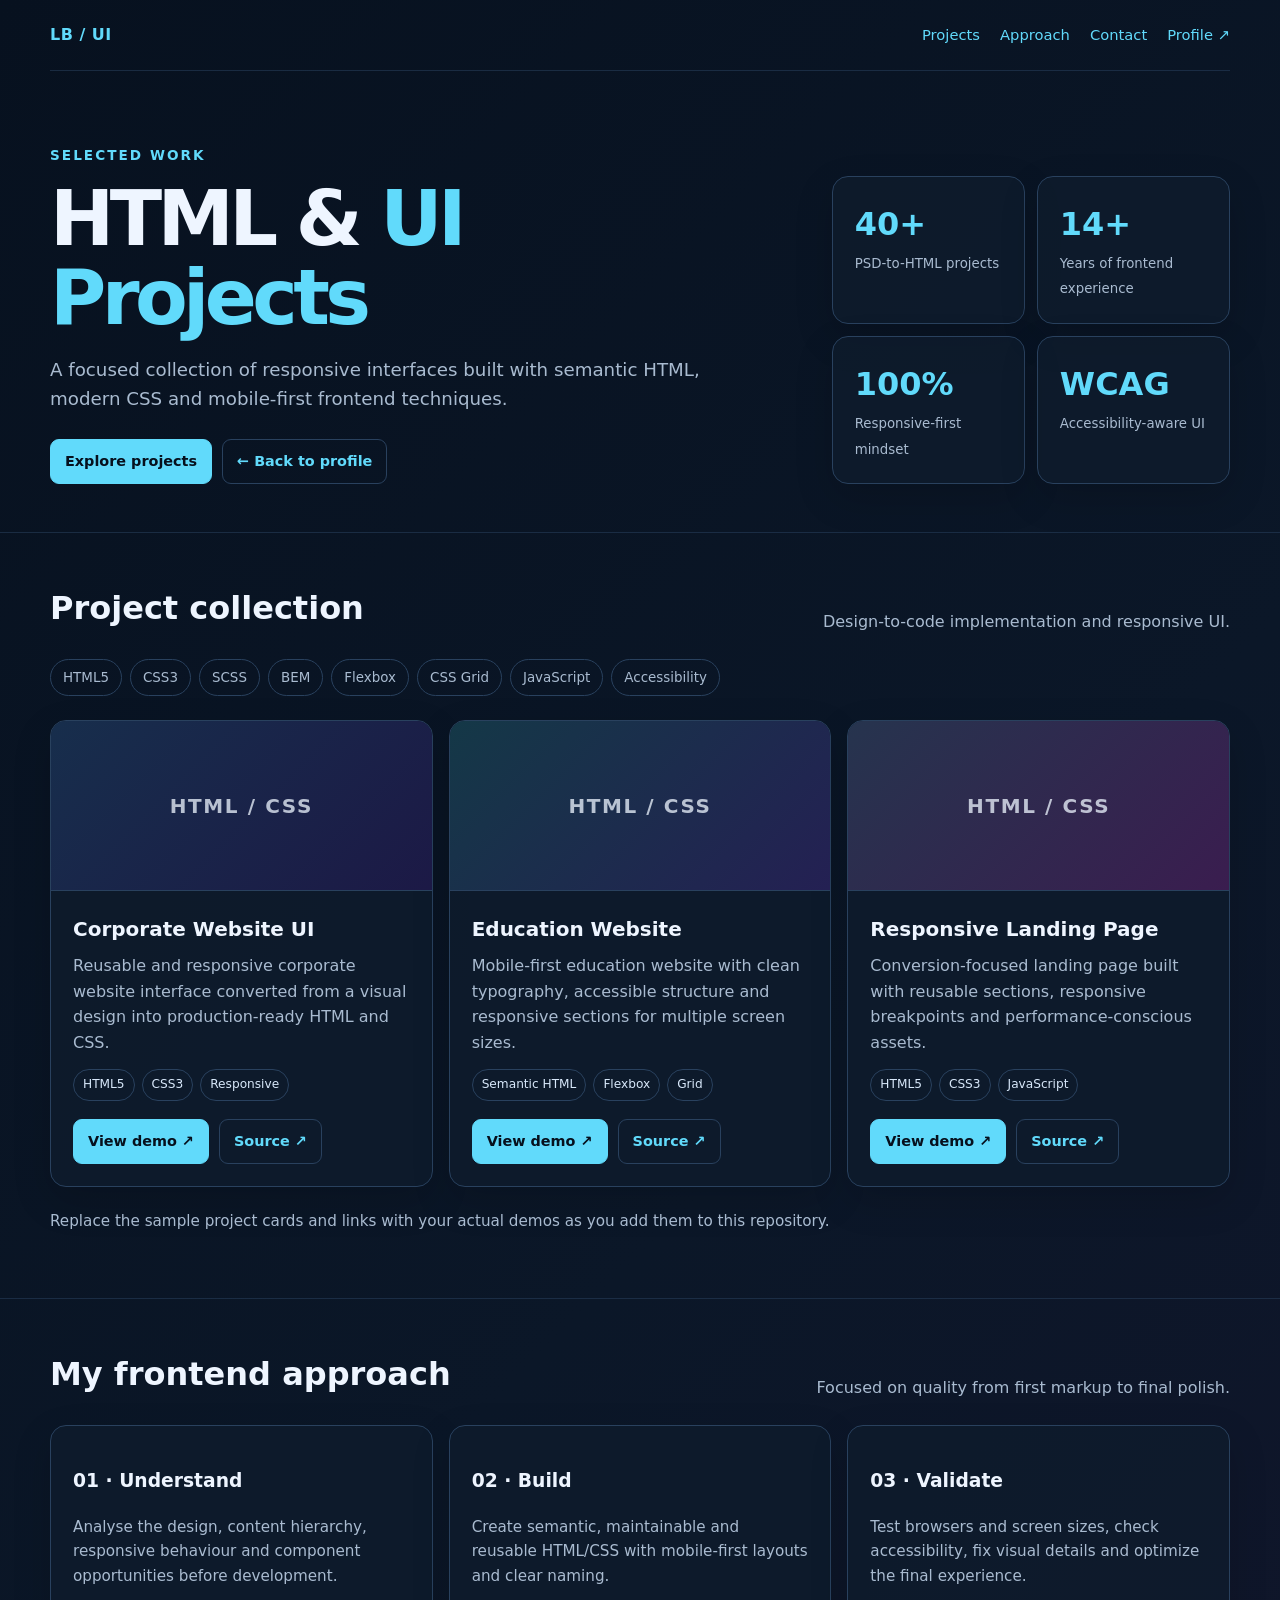
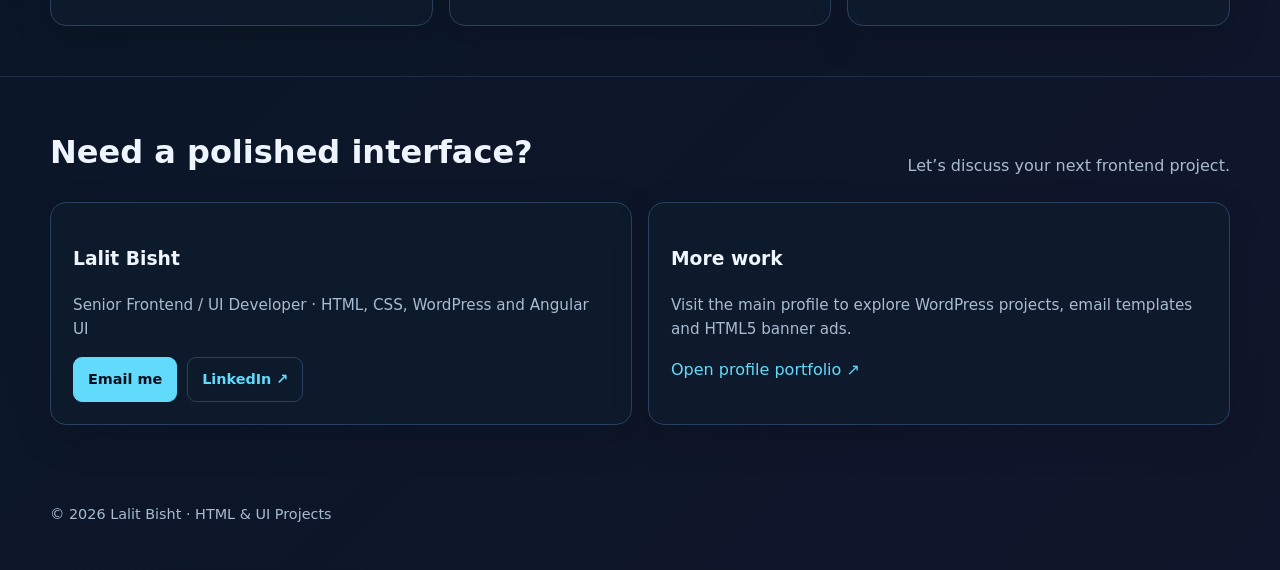
<file: index.html>
<!doctype html>
<html lang="en">
<head>
  <meta charset="UTF-8">
  <meta name="viewport" content="width=device-width, initial-scale=1">
  <meta name="description" content="Selected HTML and responsive UI projects by Lalit Bisht, Senior Frontend and UI Developer.">
  <title>HTML & UI Projects | Lalit Bisht</title>
  <style>
    :root{--bg:#07111f;--panel:#0e1b2d;--panel2:#12243a;--text:#eef5ff;--muted:#a9bbd0;--line:#29415e;--accent:#61dafb;--accent2:#8b7cff;--max:1180px}
    *{box-sizing:border-box}html{scroll-behavior:smooth}body{margin:0;background:linear-gradient(135deg,#07111f,#0b1728 55%,#11152b);color:var(--text);font-family:Inter,ui-sans-serif,system-ui,-apple-system,"Segoe UI",sans-serif;line-height:1.6}a{color:var(--accent);text-decoration:none}a:hover{text-decoration:underline}.wrap{width:min(var(--max),calc(100% - 36px));margin:auto}.nav{display:flex;justify-content:space-between;align-items:center;padding:22px 0;border-bottom:1px solid rgba(41,65,94,.55)}.brand{font-weight:800;letter-spacing:.03em}.navlinks{display:flex;gap:20px;font-size:.92rem}.hero{padding:74px 0 48px;display:grid;grid-template-columns:1.3fr .7fr;gap:42px;align-items:end}.eyebrow{color:var(--accent);font-size:.85rem;font-weight:800;letter-spacing:.15em;text-transform:uppercase}.hero h1{font-size:clamp(2.6rem,6vw,5rem);line-height:1.02;margin:14px 0 18px;letter-spacing:-.06em}.hero h1 span{color:var(--accent)}.lead{font-size:1.14rem;color:var(--muted);max-width:720px;margin:0}.stats{display:grid;grid-template-columns:repeat(2,1fr);gap:12px}.stat,.card{background:rgba(14,27,45,.82);border:1px solid var(--line);border-radius:16px;padding:22px;box-shadow:0 14px 38px rgba(0,0,0,.15)}.stat strong{display:block;font-size:2rem;color:var(--accent)}.stat small{color:var(--muted)}section{padding:50px 0;border-top:1px solid rgba(41,65,94,.55)}.section-head{display:flex;justify-content:space-between;gap:20px;align-items:end;margin-bottom:24px}.section-head h2{margin:0;font-size:2rem}.section-head p{margin:0;color:var(--muted)}.filters{display:flex;flex-wrap:wrap;gap:8px;margin-bottom:24px}.filter{padding:7px 12px;border:1px solid var(--line);border-radius:999px;color:var(--muted);font-size:.84rem}.grid{display:grid;grid-template-columns:repeat(3,1fr);gap:16px}.project{overflow:hidden;padding:0}.project-preview{height:170px;display:grid;place-items:center;background:linear-gradient(135deg,#172e4c,#1c1946);border-bottom:1px solid var(--line);position:relative}.project-preview::after{content:"HTML / CSS";font-size:1.25rem;font-weight:800;letter-spacing:.08em;color:rgba(238,245,255,.75)}.project:nth-child(2) .project-preview{background:linear-gradient(135deg,#143847,#242053)}.project:nth-child(3) .project-preview{background:linear-gradient(135deg,#26344e,#3a1d4f)}.project-body{padding:22px}.project h3{margin:0 0 8px;font-size:1.25rem}.project p{min-height:76px;margin:0 0 14px;color:var(--muted)}.tags{display:flex;flex-wrap:wrap;gap:7px;margin-bottom:18px}.tag{font-size:.76rem;padding:5px 9px;border:1px solid var(--line);border-radius:999px;color:#d8e8fa}.actions{display:flex;flex-wrap:wrap;gap:10px}.btn{display:inline-flex;padding:10px 14px;border-radius:9px;border:1px solid var(--line);font-size:.9rem;font-weight:700}.btn.primary{background:var(--accent);color:#06101d;border-color:var(--accent)}.btn:hover{text-decoration:none;transform:translateY(-1px)}.note{color:var(--muted);font-size:.95rem}.contact{display:grid;grid-template-columns:1fr 1fr;gap:16px}footer{padding:28px 0 44px;color:var(--muted);font-size:.9rem}@media(max-width:850px){.hero{grid-template-columns:1fr}.grid{grid-template-columns:repeat(2,1fr)}}@media(max-width:560px){.wrap{width:min(var(--max),calc(100% - 24px))}.navlinks{display:none}.hero h1{font-size:3.2rem}.grid,.stats,.contact{grid-template-columns:1fr}.section-head{display:block}.section-head p{margin-top:8px}}
  </style>
</head>
<body>
  <header class="wrap nav">
    <a class="brand" href="https://bishtdbest.github.io/">LB / UI</a>
    <nav class="navlinks" aria-label="Main navigation">
      <a href="#projects">Projects</a>
      <a href="#approach">Approach</a>
      <a href="#contact">Contact</a>
      <a href="https://bishtdbest.github.io/">Profile ↗</a>
    </nav>
  </header>

  <main>
    <section class="wrap hero" style="border-top:0">
      <div>
        <div class="eyebrow">Selected work</div>
        <h1>HTML & <span>UI Projects</span></h1>
        <p class="lead">A focused collection of responsive interfaces built with semantic HTML, modern CSS and mobile-first frontend techniques.</p>
        <div class="actions" style="margin-top:26px">
          <a class="btn primary" href="#projects">Explore projects</a>
          <a class="btn" href="https://bishtdbest.github.io/">← Back to profile</a>
        </div>
      </div>
      <div class="stats" aria-label="Portfolio statistics">
        <div class="stat"><strong>40+</strong><small>PSD-to-HTML projects</small></div>
        <div class="stat"><strong>14+</strong><small>Years of frontend experience</small></div>
        <div class="stat"><strong>100%</strong><small>Responsive-first mindset</small></div>
        <div class="stat"><strong>WCAG</strong><small>Accessibility-aware UI</small></div>
      </div>
    </section>

    <section id="projects">
      <div class="wrap">
        <div class="section-head">
          <h2>Project collection</h2>
          <p>Design-to-code implementation and responsive UI.</p>
        </div>
        <div class="filters" aria-label="Skills used">
          <span class="filter">HTML5</span><span class="filter">CSS3</span><span class="filter">SCSS</span><span class="filter">BEM</span><span class="filter">Flexbox</span><span class="filter">CSS Grid</span><span class="filter">JavaScript</span><span class="filter">Accessibility</span>
        </div>
        <div class="grid">
          <article class="card project">
            <div class="project-preview" role="img" aria-label="Corporate website interface preview"></div>
            <div class="project-body">
              <h3>Corporate Website UI</h3>
              <p>Reusable and responsive corporate website interface converted from a visual design into production-ready HTML and CSS.</p>
              <div class="tags"><span class="tag">HTML5</span><span class="tag">CSS3</span><span class="tag">Responsive</span></div>
              <div class="actions"><a class="btn primary" href="project-01/">View demo ↗</a><a class="btn" href="https://github.com/bishtdbest/html-projects">Source ↗</a></div>
            </div>
          </article>
          <article class="card project">
            <div class="project-preview" role="img" aria-label="Education website interface preview"></div>
            <div class="project-body">
              <h3>Education Website</h3>
              <p>Mobile-first education website with clean typography, accessible structure and responsive sections for multiple screen sizes.</p>
              <div class="tags"><span class="tag">Semantic HTML</span><span class="tag">Flexbox</span><span class="tag">Grid</span></div>
              <div class="actions"><a class="btn primary" href="project-02/">View demo ↗</a><a class="btn" href="https://github.com/bishtdbest/html-projects">Source ↗</a></div>
            </div>
          </article>
          <article class="card project">
            <div class="project-preview" role="img" aria-label="Responsive landing page preview"></div>
            <div class="project-body">
              <h3>Responsive Landing Page</h3>
              <p>Conversion-focused landing page built with reusable sections, responsive breakpoints and performance-conscious assets.</p>
              <div class="tags"><span class="tag">HTML5</span><span class="tag">CSS3</span><span class="tag">JavaScript</span></div>
              <div class="actions"><a class="btn primary" href="project-03/">View demo ↗</a><a class="btn" href="https://github.com/bishtdbest/html-projects">Source ↗</a></div>
            </div>
          </article>
        </div>
        <p class="note" style="margin-top:22px">Replace the sample project cards and links with your actual demos as you add them to this repository.</p>
      </div>
    </section>

    <section id="approach">
      <div class="wrap">
        <div class="section-head"><h2>My frontend approach</h2><p>Focused on quality from first markup to final polish.</p></div>
        <div class="grid">
          <div class="card"><h3>01 · Understand</h3><p class="note">Analyse the design, content hierarchy, responsive behaviour and component opportunities before development.</p></div>
          <div class="card"><h3>02 · Build</h3><p class="note">Create semantic, maintainable and reusable HTML/CSS with mobile-first layouts and clear naming.</p></div>
          <div class="card"><h3>03 · Validate</h3><p class="note">Test browsers and screen sizes, check accessibility, fix visual details and optimize the final experience.</p></div>
        </div>
      </div>
    </section>

    <section id="contact">
      <div class="wrap">
        <div class="section-head"><h2>Need a polished interface?</h2><p>Let’s discuss your next frontend project.</p></div>
        <div class="contact">
          <div class="card"><h3>Lalit Bisht</h3><p class="note">Senior Frontend / UI Developer · HTML, CSS, WordPress and Angular UI</p><div class="actions"><a class="btn primary" href="mailto:bishtdbest@zohomail.in">Email me</a><a class="btn" href="https://linkedin.com/in/bishtdbest" target="_blank" rel="noreferrer">LinkedIn ↗</a></div></div>
          <div class="card"><h3>More work</h3><p class="note">Visit the main profile to explore WordPress projects, email templates and HTML5 banner ads.</p><a href="https://bishtdbest.github.io/">Open profile portfolio ↗</a></div>
        </div>
      </div>
    </section>
  </main>

  <footer class="wrap">© 2026 Lalit Bisht · HTML & UI Projects</footer>
</body>
</html>
</file>
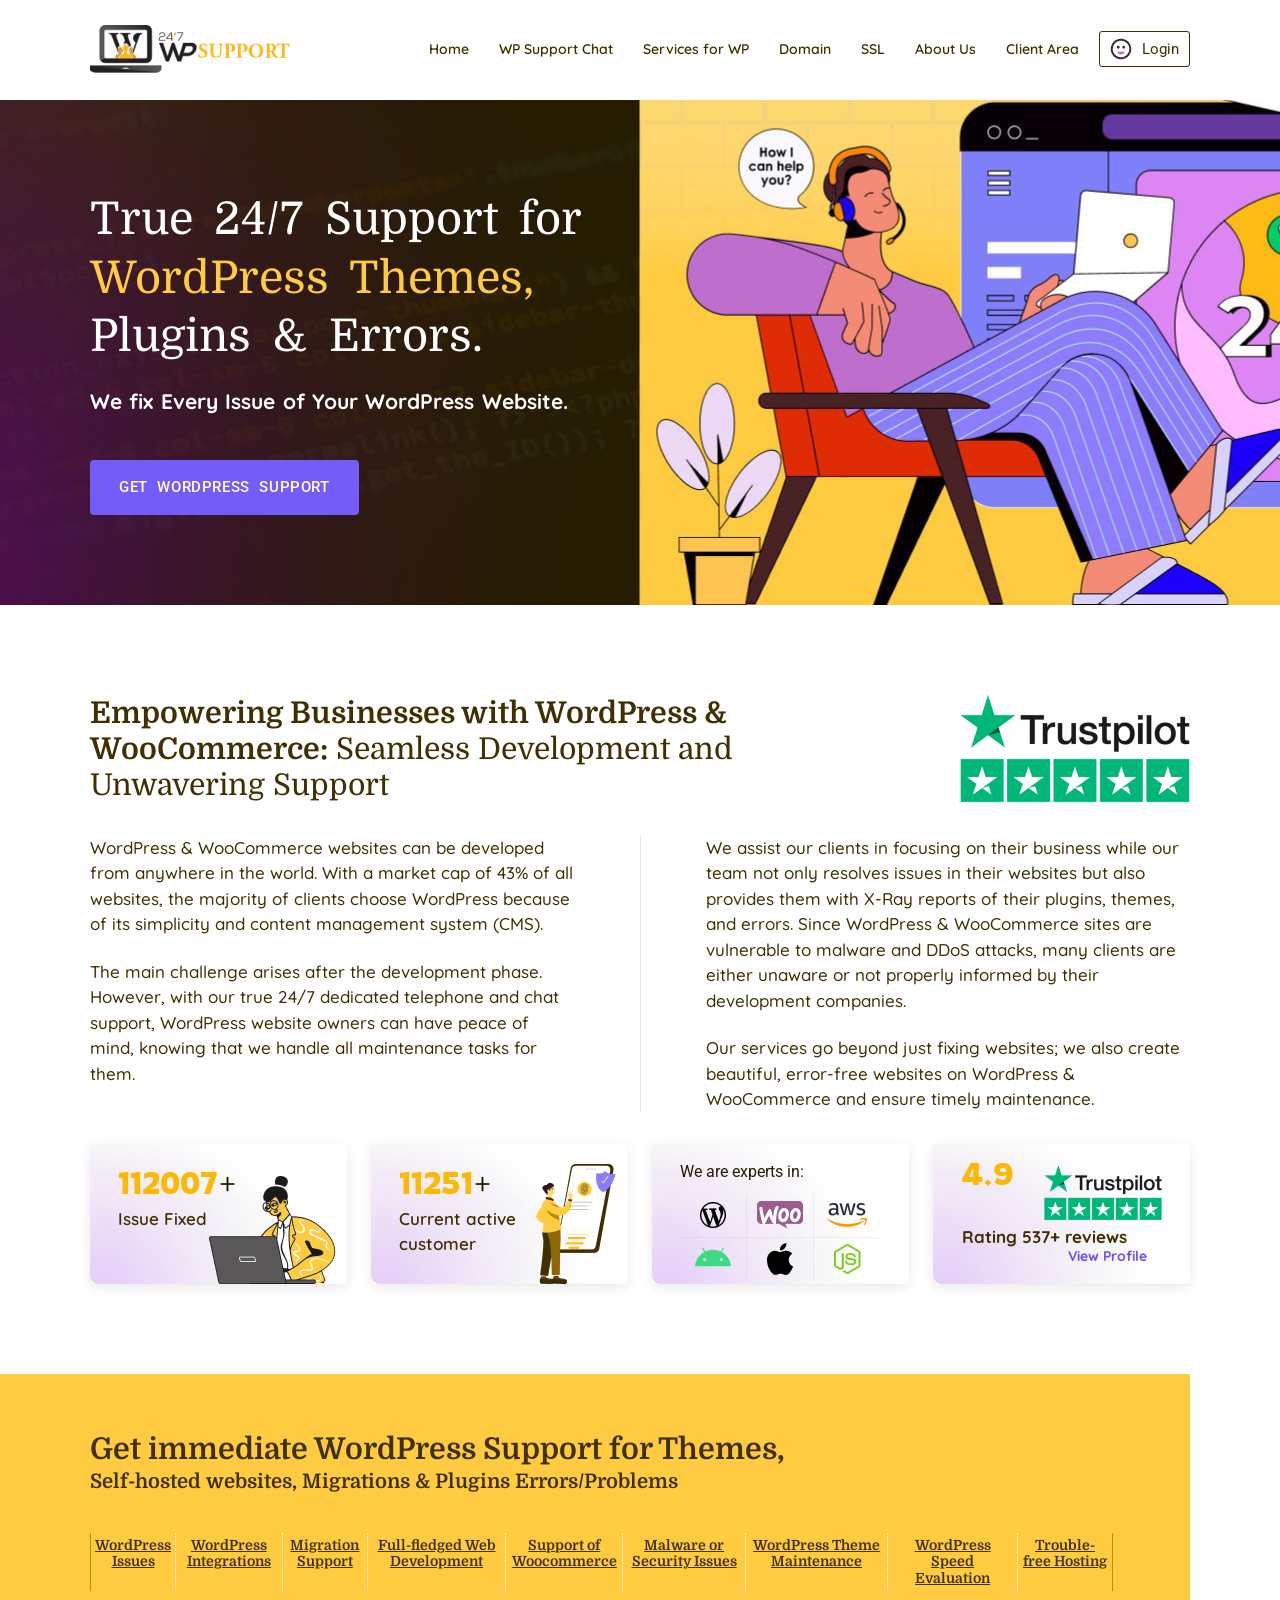
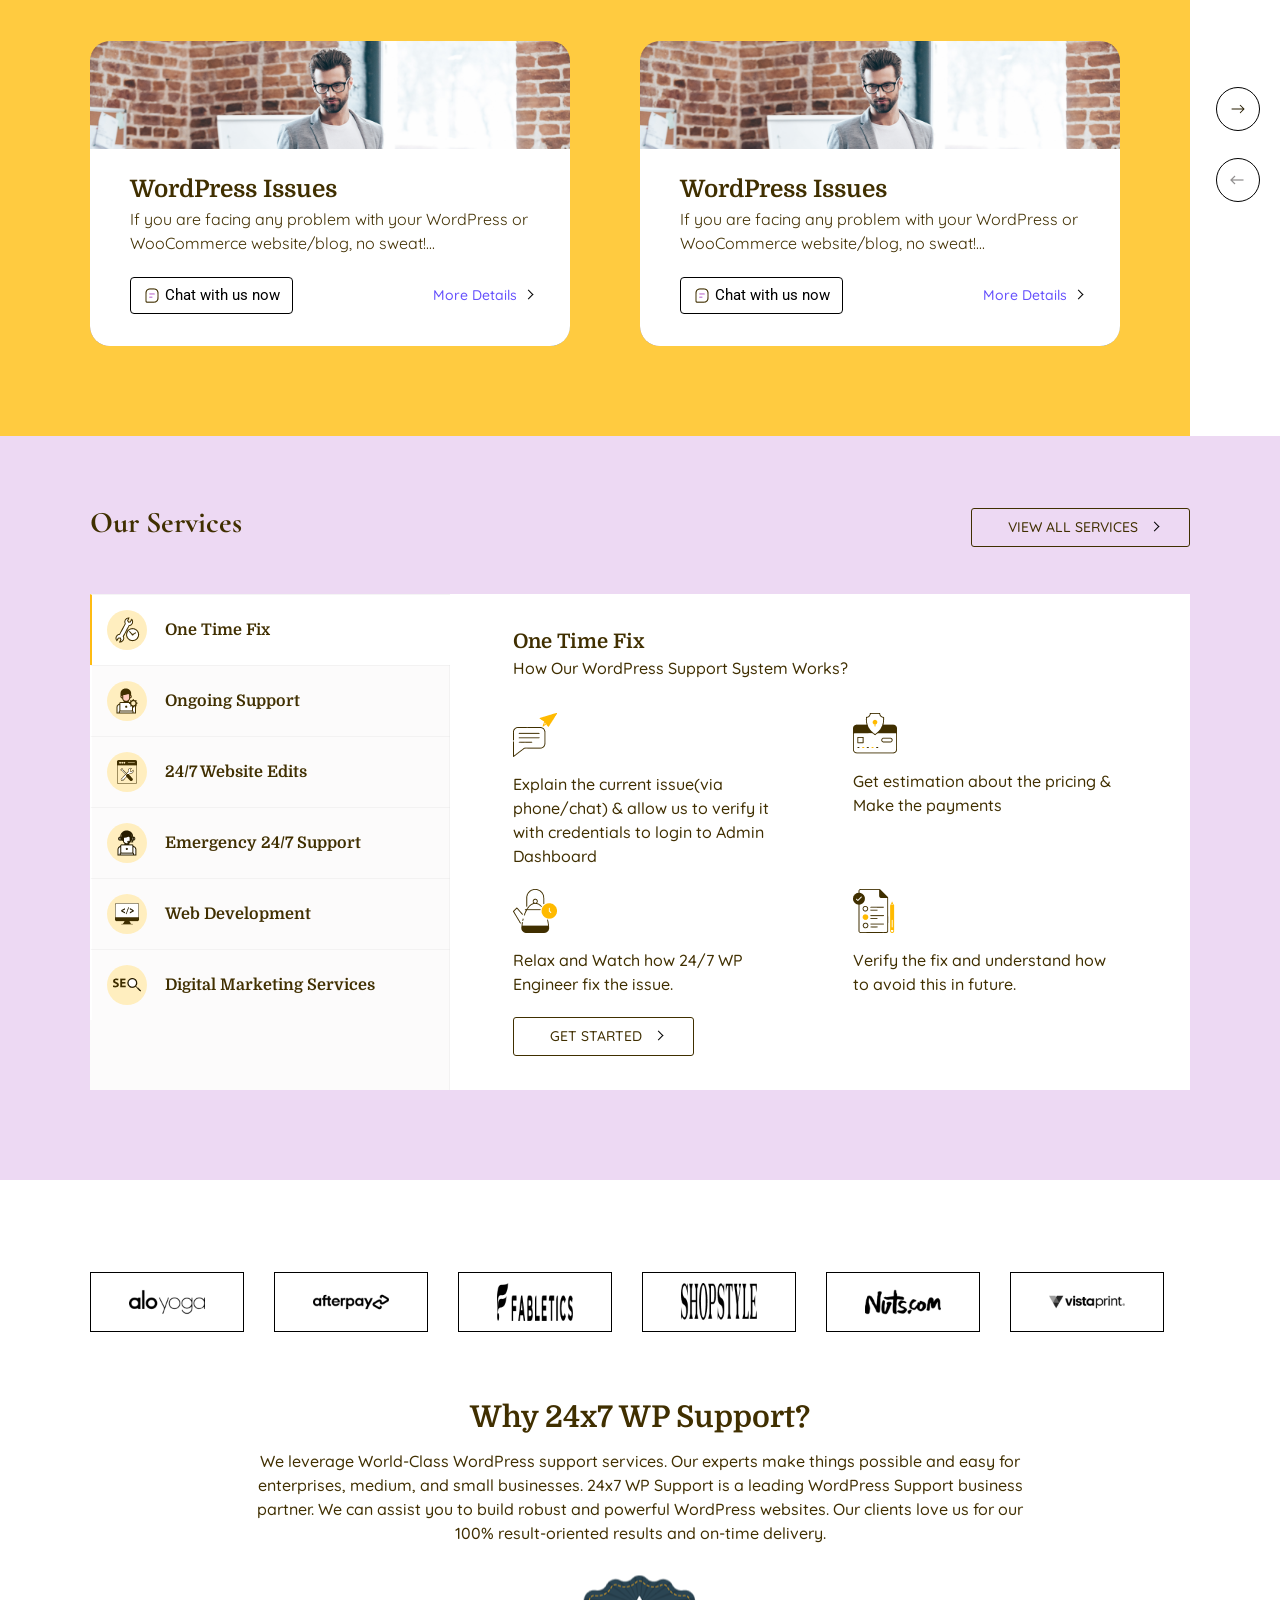
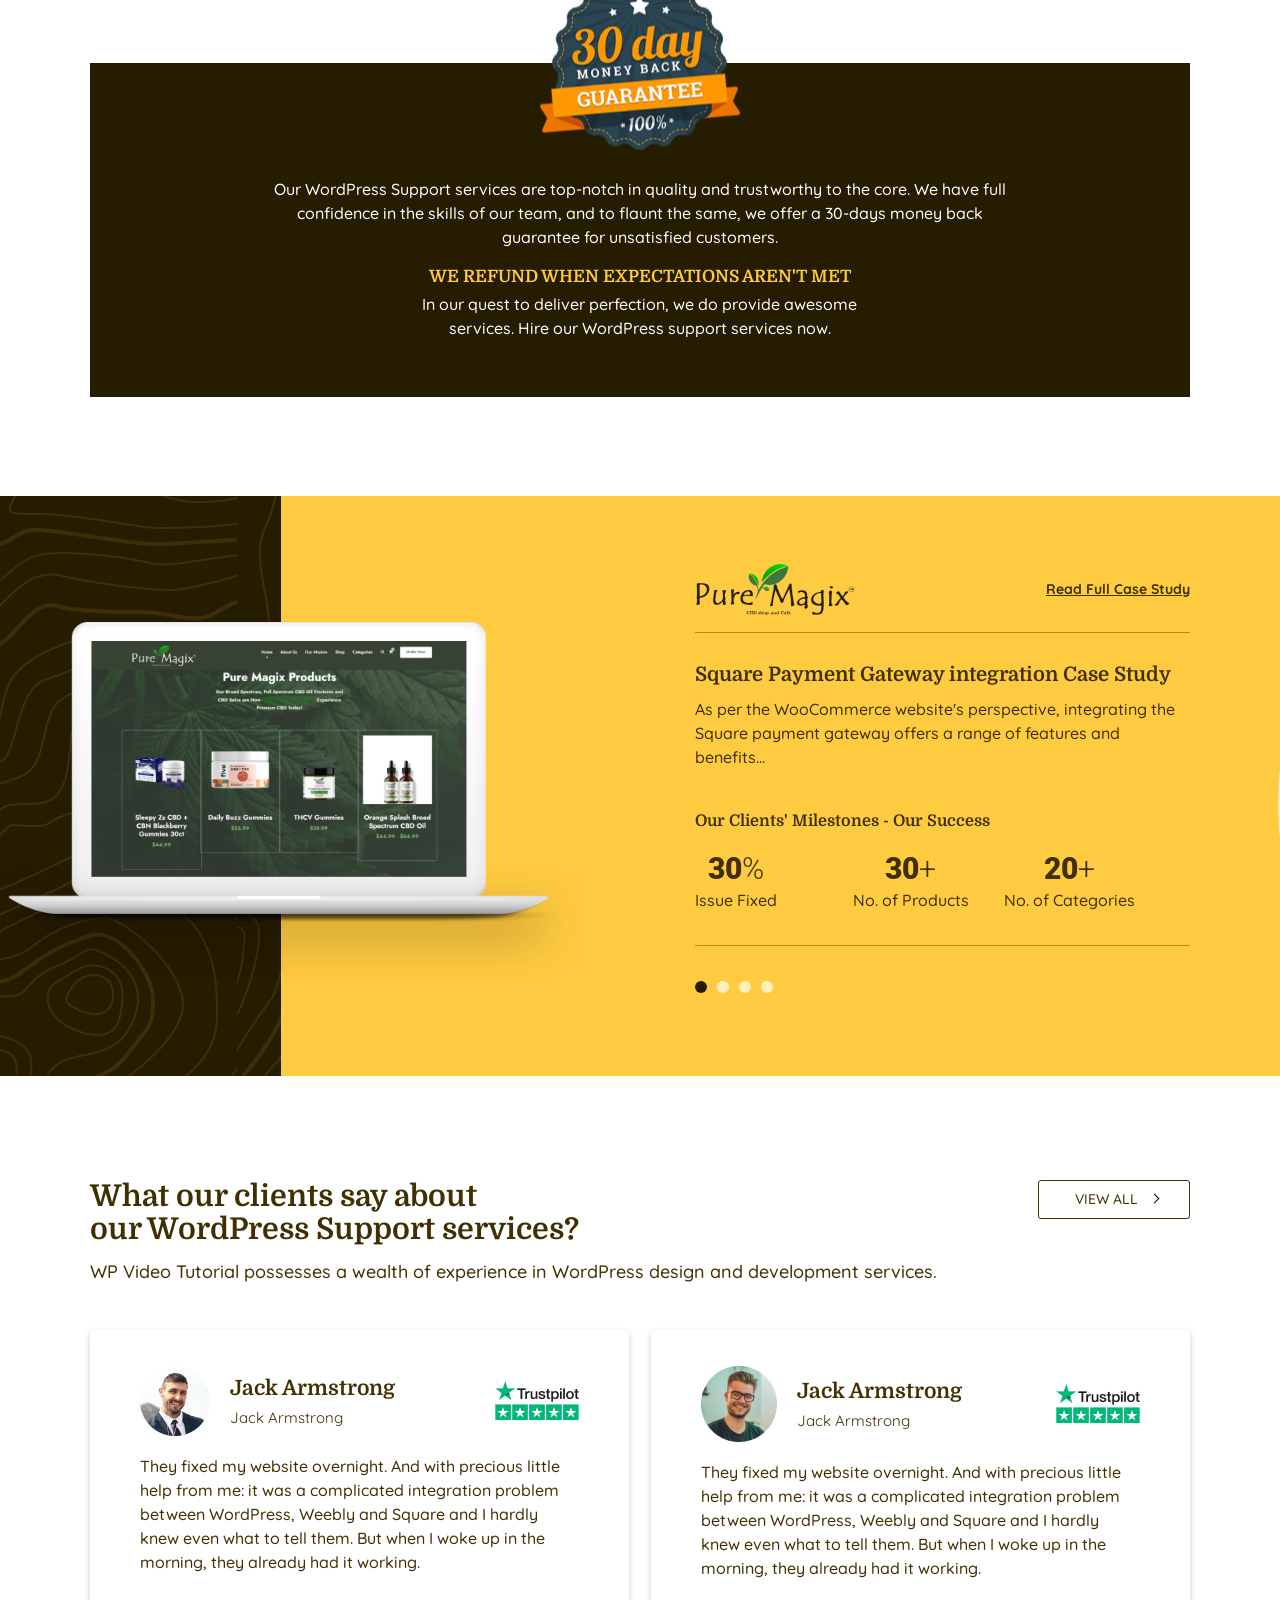
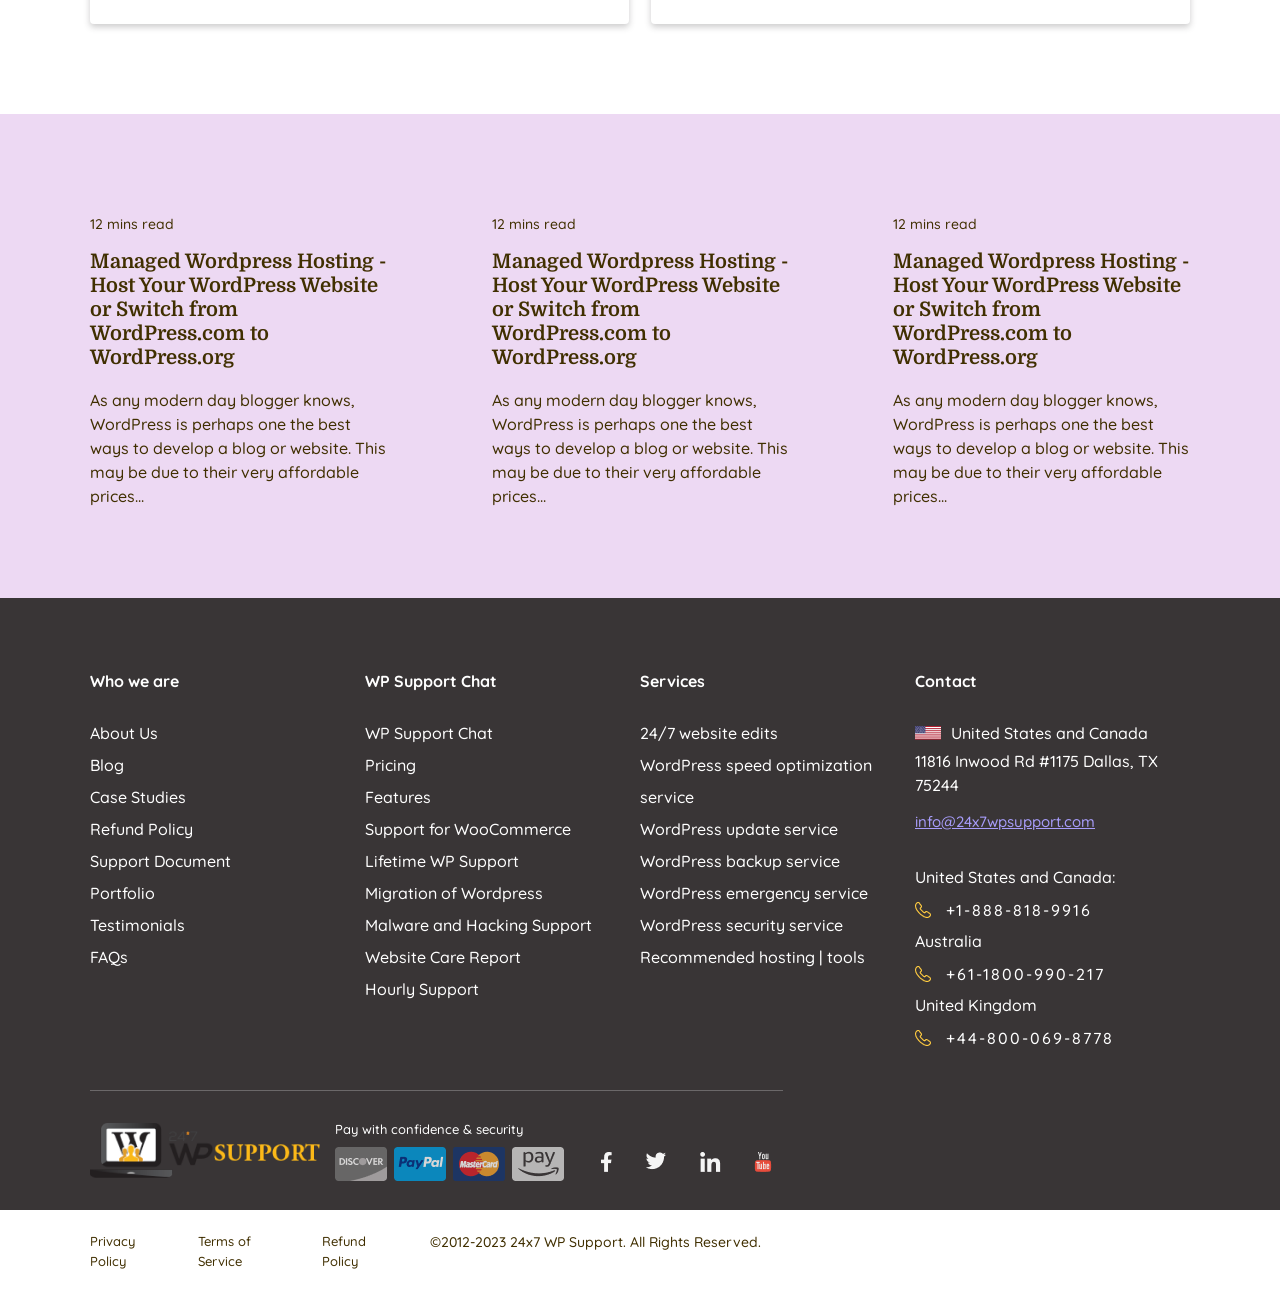
<file: project-01/index.html>
<!DOCTYPE html>
<html lang="en">

<head>
    <meta charset="UTF-8">
    <meta name="viewport" content="width=device-width, initial-scale=1.0">
    <title>Assignment</title>
    <link rel="preconnect" href="https://fonts.googleapis.com">
    <link rel="preconnect" href="https://fonts.gstatic.com" crossorigin>
    <link
        href="https://fonts.googleapis.com/css2?family=Cormorant+Garamond:wght@700&family=Domine:wght@400;500;600;700&family=Quicksand:wght@300;400;500;600;700&family=Roboto:wght@300;500;900&family=Rowdies:wght@300;400;700&display=swap"
        rel="stylesheet">
    <link rel="stylesheet" href="assets/styles.css">
    <link rel="stylesheet" href="assets/slick.css">
</head>

<body>
    <div class="wrapper">
        <header class="header">
            <div class="container">
                <strong class="logo"><a href=""><img src="assets/images/logo.png" alt=""></a></strong>
                <nav class="menu">
                    <button class="btnClose"><span>Close</span></button>
                    <ul>
                        <li><a href="">Home</a></li>
                        <li><a href="">WP Support Chat </a></li>
                        <li><a href="">Services for WP </a></li>
                        <li><a href="">Domain </a></li>
                        <li><a href="">SSL </a></li>
                        <li><a href="">About Us </a></li>
                        <li><a href="">Client Area</a></li>
                    </ul>
                </nav>
                <button class="mbMenu">
                    <span></span>
                    <span></span>
                    <span></span>
                </button>
                <button class="btn-login"><img src="assets/images/userLogin.png" alt=""><span>Login</span></button>
            </div>
        </header>
        <section class="mainContainer">

            <!-- Banner Section -->
            <section class="bannerSection">
                <div class="item banner1">
                    <div class="container">
                        <div class="bannerContent">
                            <h2>True 24/7 Support for <em>WordPress Themes,</em> Plugins & Errors.</h2>
                            <strong>We fix Every Issue of Your WordPress Website.</strong>
                            <a href="" class="btn-action">Get WordPress Support</a>
                        </div>
                        <div class="bannerImage">
                            <!-- <img src="assets/images/banner1.jpg" alt=""> -->
                        </div>
                    </div>
                </div>
            </section>

            <!-- Business Development Section -->
            <section class="bdContainer">
                <div class="container">
                    <div class="bdHeader">
                        <h2><strong>Empowering Businesses with WordPress & WooCommerce:</strong> Seamless Development
                            and Unwavering Support</h2>
                        <span><img src="assets/images/trustpilot.png" alt=""></span>
                    </div>
                    <div class="bdContent">
                        <div class="contentBlock">
                            <p>WordPress & WooCommerce websites can be developed from anywhere in the world. With a
                                market cap of 43% of all websites, the majority of clients choose WordPress because of
                                its simplicity and content management system (CMS).</p>
                            <p>The main challenge arises after the development phase. However, with our true 24/7
                                dedicated telephone and chat support, WordPress website owners can have peace of mind,
                                knowing that we handle all maintenance tasks for them.</p>
                        </div>
                        <div class="contentBlock">
                            <p>We assist our clients in focusing on their business while our team not only resolves
                                issues in their websites but also provides them with X-Ray reports of their plugins,
                                themes, and errors. Since WordPress & WooCommerce sites are vulnerable to malware and
                                DDoS attacks, many clients are either unaware or not properly informed by their
                                development companies.</p>
                            <p>Our services go beyond just fixing websites; we also create beautiful, error-free
                                websites on WordPress & WooCommerce and ensure timely maintenance.</p>
                        </div>
                    </div>
                    <div class="bdCards">
                        <div class="cardItem item1">
                            <strong>112007 <span>+</span></strong>
                            <i>Issue Fixed</i>
                            <div class="itemIcon"><img src="assets/images/fixedIssues.png" alt=""></div>
                        </div>
                        <div class="cardItem item2">
                            <strong>11251 <span>+</span></strong>
                            <i>Current active <br />
                                customer</i>
                            <div class="itemIcon"><img src="assets/images/activeCustomer.png" alt=""></div>
                        </div>
                        <div class="cardItem item3">
                            <strong>We are experts in:</strong>
                            <div class="iconGrid">
                                <div><span><img src="assets/images/wpIcon.png" alt=""></span></div>
                                <div><span><img src="assets/images/wooIcon.png" alt=""></span></div>
                                <div><span><img src="assets/images/awsIcon.png" alt=""></span></div>
                                <div><span><img src="assets/images/adroidIcon.png" alt=""></span></div>
                                <div><span><img src="assets/images/iphoneIcon.png" alt=""></span></div>
                                <div><span><img src="assets/images/jsIcon.png" alt=""></span></div>
                            </div>
                        </div>
                        <div class="cardItem item4">
                            <div><strong>4.9</strong><span><img src="assets/images/trustpilot2.png" alt=""></span></div>
                            <span class="ratingPoints">Rating 537+ reviews</span>
                            <a href="">View Profile</a>
                        </div>
                    </div>
                </div>
            </section>

            <!-- Theme Support Section -->
            <section class="tsContainer">
                <div class="container">
                    <div class="tsHeader">
                        <h2>Get immediate WordPress Support for Themes,
                            <small>Self-hosted websites, Migrations & Plugins Errors/Problems</small>
                        </h2>
                    </div>
                    <div class="tsNav">
                        <ul>
                            <li><a href="">WordPress Issues</a></li>
                            <li><a href="">WordPress Integrations</a></li>
                            <li><a href="">Migration Support</a></li>
                            <li><a href="">Full-fledged Web Development</a></li>
                            <li><a href="">Support of Woocommerce</a></li>
                            <li><a href="">Malware or Security Issues</a></li>
                            <li><a href="">WordPress Theme Maintenance</a></li>
                            <li><a href="">WordPress Speed Evaluation</a></li>
                            <li><a href="">Trouble-free Hosting</a></li>
                        </ul>
                    </div>
                    <div class="tsSlider">
                        <div class="tsSliderContainer">
                            <div class="SliderItemWrapper">
                                <div class="SliderItem">
                                    <img src="assets/images/sliderImg1.png" alt="">
                                    <div class="imgCaption">
                                        <h3>WordPress Issues</h3>
                                        <p>If you are facing any problem with your WordPress or WooCommerce
                                            website/blog, no
                                            sweat!...</p>
                                        <div class="buttonSet">
                                            <button class="btn-chat"><span class="chatIcon"><img
                                                        src="assets/images/chatIcon.png" alt=""></span>Chat
                                                with us
                                                now</button>
                                            <a href="" class="btnLink">More Details</a>
                                        </div>
                                    </div>
                                </div>
                            </div>
                            <div class="SliderItemWrapper">
                                <div class="SliderItem">
                                    <img src="assets/images/sliderImg1.png" alt="">
                                    <div class="imgCaption">
                                        <h3>WordPress Issues</h3>
                                        <p>If you are facing any problem with your WordPress or WooCommerce
                                            website/blog, no
                                            sweat!...</p>
                                        <div class="buttonSet">
                                            <button class="btn-chat"><span class="chatIcon"><img
                                                        src="assets/images/chatIcon.png" alt=""></span>Chat
                                                with us
                                                now</button>
                                            <a href="" class="btnLink">More Details</a>
                                        </div>
                                    </div>
                                </div>
                            </div>
                            <div class="SliderItemWrapper">
                                <div class="SliderItem">
                                    <img src="assets/images/sliderImg1.png" alt="">
                                    <div class="imgCaption">
                                        <h3>WordPress Issues</h3>
                                        <p>If you are facing any problem with your WordPress or WooCommerce
                                            website/blog, no
                                            sweat!...</p>
                                        <div class="buttonSet">
                                            <button class="btn-chat"><span class="chatIcon"><img
                                                        src="assets/images/chatIcon.png" alt=""></span>Chat
                                                with us
                                                now</button>
                                            <a href="" class="btnLink">More Details</a>
                                        </div>
                                    </div>
                                </div>
                            </div>
                            <div class="SliderItemWrapper">
                                <div class="SliderItem">
                                    <img src="assets/images/sliderImg1.png" alt="">
                                    <div class="imgCaption">
                                        <h3>WordPress Issues</h3>
                                        <p>If you are facing any problem with your WordPress or WooCommerce
                                            website/blog, no
                                            sweat!...</p>
                                        <div class="buttonSet">
                                            <button class="btn-chat"><span class="chatIcon"><img
                                                        src="assets/images/chatIcon.png" alt=""></span>Chat
                                                with us
                                                now</button>
                                            <a href="" class="btnLink">More Details</a>
                                        </div>
                                    </div>
                                </div>
                            </div>
                            <div class="SliderItemWrapper">
                                <div class="SliderItem">
                                    <img src="assets/images/sliderImg1.png" alt="">
                                    <div class="imgCaption">
                                        <h3>WordPress Issues</h3>
                                        <p>If you are facing any problem with your WordPress or WooCommerce
                                            website/blog, no
                                            sweat!...</p>
                                        <div class="buttonSet">
                                            <button class="btn-chat"><span class="chatIcon"><img
                                                        src="assets/images/chatIcon.png" alt=""></span>Chat
                                                with us
                                                now</button>
                                            <a href="" class="btnLink">More Details</a>
                                        </div>
                                    </div>
                                </div>
                            </div>
                        </div>
                    </div>
                </div>
            </section>

            <!-- Our Services Section  -->
            <section class="osContainer">
                <div class="container">
                    <div class="osHeader">
                        <h2>Our Services</h2>
                        <div><a href="" class="btn-bordered">View all Services</a></div>
                    </div>
                    <div class="osContent">
                        <div class="tabsListWrapper">
                            <div class="tabsList">
                                <div><span><img src="assets/images/1timeFixIcon.png" alt=""></span> <strong>One Time
                                        Fix</strong></div>
                                <div><span><img src="assets/images/ongoinSupportIcon.png" alt=""></span> <strong>Ongoing
                                        Support</strong></div>
                                <div><span><img src="assets/images/247EditsIcon.png" alt=""></span> <strong>24/7 Website
                                        Edits</strong></div>
                                <div><span><img src="assets/images/supportIcon.png" alt=""></span> <strong>Emergency
                                        24/7 Support</strong></div>
                                <div><span><img src="assets/images/webDevIcon.png" alt=""></span> <strong>Web
                                        Development</strong></div>
                                <div><span><img src="assets/images/seoIcon.png" alt=""></span> <strong>Digital Marketing
                                        Services</strong></div>
                            </div>
                        </div>
                        <div class="tabcontentWrapper">
                            <div class="tabcontent">
                                <div class="tabHeader">
                                    <h3>One Time Fix</h3>
                                    <p>How Our WordPress Support System Works?</p>
                                </div>

                                <div class="gridWrapper">
                                    <div class="gridItem">
                                        <span class="icnoImg"><img src="assets/images/loginAdminIcon.png" alt=""></span>
                                        <p>Explain the current issue(via phone/chat) & allow us to verify
                                            it with credentials to login to Admin Dashboard</p>
                                    </div>
                                    <div class="gridItem"><span class="icnoImg"><img
                                                src="assets/images/estimationIcon.png" alt=""></span>
                                        <p>Get estimation about the pricing & Make the payments</p>
                                    </div>
                                    <div class="gridItem"><span class="icnoImg"><img src="assets/images/wpFixesIcon.png"
                                                alt=""></span>
                                        <p>Relax and Watch how 24/7 WP Engineer fix the issue.</p>
                                    </div>
                                    <div class="gridItem"><span class="icnoImg"><img src="assets/images/verifyIcon.png"
                                                alt=""></span>
                                        <p>Verify the fix and understand how to avoid this in future.</p>
                                    </div>
                                </div>
                                <div>
                                    <a href="" class="btn-bordered sm">Get Started</a>
                                </div>
                            </div>

                            <div class="tabcontent">
                                <div class="tabHeader">
                                    <h3>Ongoing Support</h3>
                                    <p>How Our WordPress Support System Works?</p>
                                </div>

                                <div class="gridWrapper">
                                    <div class="gridItem">
                                        <span class="icnoImg"><img src="assets/images/loginAdminIcon.png" alt=""></span>
                                        <p>Explain the current issue(via phone/chat) & allow us to verify
                                            it with credentials to login to Admin Dashboard</p>
                                    </div>
                                    <div class="gridItem"><span class="icnoImg"><img
                                                src="assets/images/estimationIcon.png" alt=""></span>
                                        <p>Get estimation about the pricing & Make the payments</p>
                                    </div>
                                    <div class="gridItem"><span class="icnoImg"><img src="assets/images/wpFixesIcon.png"
                                                alt=""></span>
                                        <p>Relax and Watch how 24/7 WP Engineer fix the issue.</p>
                                    </div>
                                    <div class="gridItem"><span class="icnoImg"><img src="assets/images/verifyIcon.png"
                                                alt=""></span>
                                        <p>Verify the fix and understand how to avoid this in future.</p>
                                    </div>
                                </div>
                                <div>
                                    <a href="" class="btn-bordered sm">Get Started</a>
                                </div>
                            </div>

                            <div class="tabcontent">
                                <div class="tabHeader">
                                    <h3>24/7 Website Edits</h3>
                                    <p>How Our WordPress Support System Works?</p>
                                </div>

                                <div class="gridWrapper">
                                    <div class="gridItem">
                                        <span class="icnoImg"><img src="assets/images/loginAdminIcon.png" alt=""></span>
                                        <p>Explain the current issue(via phone/chat) & allow us to verify
                                            it with credentials to login to Admin Dashboard</p>
                                    </div>
                                    <div class="gridItem"><span class="icnoImg"><img
                                                src="assets/images/estimationIcon.png" alt=""></span>
                                        <p>Get estimation about the pricing & Make the payments</p>
                                    </div>
                                    <div class="gridItem"><span class="icnoImg"><img src="assets/images/wpFixesIcon.png"
                                                alt=""></span>
                                        <p>Relax and Watch how 24/7 WP Engineer fix the issue.</p>
                                    </div>
                                    <div class="gridItem"><span class="icnoImg"><img src="assets/images/verifyIcon.png"
                                                alt=""></span>
                                        <p>Verify the fix and understand how to avoid this in future.</p>
                                    </div>
                                </div>
                                <div>
                                    <a href="" class="btn-bordered sm">Get Started</a>
                                </div>
                            </div>

                            <div class="tabcontent">
                                <div class="tabHeader">
                                    <h3>Emergency 24/7 Support</h3>
                                    <p>How Our WordPress Support System Works?</p>
                                </div>

                                <div class="gridWrapper">
                                    <div class="gridItem">
                                        <span class="icnoImg"><img src="assets/images/loginAdminIcon.png" alt=""></span>
                                        <p>Explain the current issue(via phone/chat) & allow us to verify
                                            it with credentials to login to Admin Dashboard</p>
                                    </div>
                                    <div class="gridItem"><span class="icnoImg"><img
                                                src="assets/images/estimationIcon.png" alt=""></span>
                                        <p>Get estimation about the pricing & Make the payments</p>
                                    </div>
                                    <div class="gridItem"><span class="icnoImg"><img src="assets/images/wpFixesIcon.png"
                                                alt=""></span>
                                        <p>Relax and Watch how 24/7 WP Engineer fix the issue.</p>
                                    </div>
                                    <div class="gridItem"><span class="icnoImg"><img src="assets/images/verifyIcon.png"
                                                alt=""></span>
                                        <p>Verify the fix and understand how to avoid this in future.</p>
                                    </div>
                                </div>
                                <div>
                                    <a href="" class="btn-bordered sm">Get Started</a>
                                </div>
                            </div>

                            <div class="tabcontent">
                                <div class="tabHeader">
                                    <h3>Web Development</h3>
                                    <p>How Our WordPress Support System Works?</p>
                                </div>

                                <div class="gridWrapper">
                                    <div class="gridItem">
                                        <span class="icnoImg"><img src="assets/images/loginAdminIcon.png" alt=""></span>
                                        <p>Explain the current issue(via phone/chat) & allow us to verify
                                            it with credentials to login to Admin Dashboard</p>
                                    </div>
                                    <div class="gridItem"><span class="icnoImg"><img
                                                src="assets/images/estimationIcon.png" alt=""></span>
                                        <p>Get estimation about the pricing & Make the payments</p>
                                    </div>
                                    <div class="gridItem"><span class="icnoImg"><img src="assets/images/wpFixesIcon.png"
                                                alt=""></span>
                                        <p>Relax and Watch how 24/7 WP Engineer fix the issue.</p>
                                    </div>
                                    <div class="gridItem"><span class="icnoImg"><img src="assets/images/verifyIcon.png"
                                                alt=""></span>
                                        <p>Verify the fix and understand how to avoid this in future.</p>
                                    </div>
                                </div>
                                <div>
                                    <a href="" class="btn-bordered sm">Get Started</a>
                                </div>
                            </div>

                            <div class="tabcontent">
                                <div class="tabHeader">
                                    <h3>Digital Marketing Services</h3>
                                    <p>How Our WordPress Support System Works?</p>
                                </div>

                                <div class="gridWrapper">
                                    <div class="gridItem">
                                        <span class="icnoImg"><img src="assets/images/loginAdminIcon.png" alt=""></span>
                                        <p>Explain the current issue(via phone/chat) & allow us to verify
                                            it with credentials to login to Admin Dashboard</p>
                                    </div>
                                    <div class="gridItem"><span class="icnoImg"><img
                                                src="assets/images/estimationIcon.png" alt=""></span>
                                        <p>Get estimation about the pricing & Make the payments</p>
                                    </div>
                                    <div class="gridItem"><span class="icnoImg"><img src="assets/images/wpFixesIcon.png"
                                                alt=""></span>
                                        <p>Relax and Watch how 24/7 WP Engineer fix the issue.</p>
                                    </div>
                                    <div class="gridItem"><span class="icnoImg"><img src="assets/images/verifyIcon.png"
                                                alt=""></span>
                                        <p>Verify the fix and understand how to avoid this in future.</p>
                                    </div>
                                </div>
                                <div>
                                    <a href="" class="btn-bordered sm">Get Started</a>
                                </div>
                            </div>

                        </div>

                        <!-- <button><span>Get Started</span></button> -->
                    </div>
                </div>
            </section>

            <!-- WP Support Section -->
            <section class="wpsContainer">
                <div class="container">
                    <div class="logoSlider">
                        <div class="logoItem"><img src="assets/images/vistaprintLogo.png" alt=""></div>
                        <div class="logoItem"><img src="assets/images/aloyogaLogo.png" alt=""></div>
                        <div class="logoItem"><img src="assets/images/afterpayLogo.png" alt=""></div>
                        <div class="logoItem"><img src="assets/images/fableticsLogo.png" alt=""></div>
                        <div class="logoItem"><img src="assets/images/shopstyleLogo.png" alt=""></div>
                        <div class="logoItem"><img src="assets/images/nutsLogo.png" alt=""></div>
                        <div class="logoItem"><img src="assets/images/vistaprintLogo.png" alt=""></div>
                        <div class="logoItem"><img src="assets/images/aloyogaLogo.png" alt=""></div>
                        <div class="logoItem"><img src="assets/images/afterpayLogo.png" alt=""></div>
                        <div class="logoItem"><img src="assets/images/fableticsLogo.png" alt=""></div>
                        <div class="logoItem"><img src="assets/images/shopstyleLogo.png" alt=""></div>
                        <div class="logoItem"><img src="assets/images/nutsLogo.png" alt=""></div>
                    </div>
                    <div class="wpSupportContent">
                        <div class="whyUs">
                            <h2>Why 24x7 WP Support?</h2>
                            <div class="whyUsContent">
                                <p>We leverage World-Class WordPress support services. Our experts make things possible
                                    and easy for enterprises, medium, and small businesses. 24x7 WP Support is a leading
                                    WordPress Support business partner. We can assist you to build robust and powerful
                                    WordPress websites. Our clients love us for our 100% result-oriented results and
                                    on-time delivery.</p>
                            </div>
                        </div>
                        <div class="supportServices">
                            <div class="guaranteeImg"><img src="assets/images/30dayGuarantee.png" alt=""></div>
                            <div class="supportServicesContent">
                                <p>Our WordPress Support services are top-notch in quality and trustworthy to the core.
                                    We
                                    have full confidence in the skills of our team, and to flaunt the same, we offer a
                                    30-days money back guarantee for unsatisfied customers.</p>
                                <h3>WE REFUND WHEN EXPECTATIONS AREN'T MET</h3>
                                <p class="lessWidth">In our quest to deliver perfection, we do provide awesome services.
                                    Hire our WordPress
                                    support services now.</p>
                            </div>
                        </div>
                    </div>
                </div>
            </section>

            <!-- Portfolio Slider -->
            <section class="psContainer">
                <div class="container">
                    <div class="portfolioSlider">
                        <div class="slideItemWrapper">
                            <div class="slideItem">
                                <div class="projectImg"><img src="assets/images/PCimg.png" alt=""></div>
                                <div class="projectDetails">
                                    <div class="projectHeader">
                                        <div class="projectLogo"><img src="assets/images/pureMagixLogo.png" alt="">
                                        </div>
                                        <div class="projectLink"><a href="">Read Full Case Study</a>
                                        </div>
                                    </div>
                                    <div class="projectDetail">
                                        <h3 class="projectHeading">Square Payment Gateway integration Case Study</h3>
                                        <div class="projectDescription">
                                            <p>As per the WooCommerce website's perspective, integrating the Square
                                                payment
                                                gateway offers a range of features and benefits...</p>
                                        </div>

                                        <div class="projectMilestone">
                                            <h4>Our Clients' Milestones - Our Success</h4>
                                            <div class="successDetail">
                                                <div class="projectPoints">
                                                    <div><b>30</b>%</div>
                                                    <span>Issue Fixed</span>
                                                </div>
                                                <div class="projectPoints">
                                                    <div><b>30</b>+</div>
                                                    <span>No. of Products</span>
                                                </div>
                                                <div class="projectPoints">
                                                    <div><b>20</b>+</div>
                                                    <span>No. of Categories</span>
                                                </div>
                                            </div>
                                        </div>
                                    </div>
                                </div>
                            </div>
                        </div>
                        <div class="slideItemWrapper">
                            <div class="slideItem">
                                <div class="projectImg"><img src="assets/images/PCimg.png" alt=""></div>
                                <div class="projectDetails">
                                    <div class="projectHeader">
                                        <div class="projectLogo"><img src="assets/images/pureMagixLogo.png" alt="">
                                        </div>
                                        <div class="projectLink"><a href="">Read Full Case Study</a>
                                        </div>
                                    </div>
                                    <div class="projectDetail">
                                        <h3 class="projectHeading">Square Payment Gateway integration Case Study</h3>
                                        <div class="projectDescription">
                                            <p>As per the WooCommerce website's perspective, integrating the Square
                                                payment
                                                gateway offers a range of features and benefits...</p>
                                        </div>

                                        <div class="projectMilestone">
                                            <h4>Our Clients' Milestones - Our Success</h4>
                                            <div class="successDetail">
                                                <div class="projectPoints">
                                                    <div><b>30</b>%</div>
                                                    <span>Issue Fixed</span>
                                                </div>
                                                <div class="projectPoints">
                                                    <div><b>30</b>+</div>
                                                    <span>No. of Products</span>
                                                </div>
                                                <div class="projectPoints">
                                                    <div><b>20</b>+</div>
                                                    <span>No. of Categories</span>
                                                </div>
                                            </div>
                                        </div>
                                    </div>
                                </div>
                            </div>
                        </div>
                        <div class="slideItemWrapper">
                            <div class="slideItem">
                                <div class="projectImg"><img src="assets/images/PCimg.png" alt=""></div>
                                <div class="projectDetails">
                                    <div class="projectHeader">
                                        <div class="projectLogo"><img src="assets/images/pureMagixLogo.png" alt="">
                                        </div>
                                        <div class="projectLink"><a href="">Read Full Case Study</a>
                                        </div>
                                    </div>
                                    <div class="projectDetail">
                                        <h3 class="projectHeading">Square Payment Gateway integration Case Study</h3>
                                        <div class="projectDescription">
                                            <p>As per the WooCommerce website's perspective, integrating the Square
                                                payment
                                                gateway offers a range of features and benefits...</p>
                                        </div>

                                        <div class="projectMilestone">
                                            <h4>Our Clients' Milestones - Our Success</h4>
                                            <div class="successDetail">
                                                <div class="projectPoints">
                                                    <div><b>30</b>%</div>
                                                    <span>Issue Fixed</span>
                                                </div>
                                                <div class="projectPoints">
                                                    <div><b>30</b>+</div>
                                                    <span>No. of Products</span>
                                                </div>
                                                <div class="projectPoints">
                                                    <div><b>20</b>+</div>
                                                    <span>No. of Categories</span>
                                                </div>
                                            </div>
                                        </div>
                                    </div>
                                </div>
                            </div>
                        </div>
                        <div class="slideItemWrapper">
                            <div class="slideItem">
                                <div class="projectImg"><img src="assets/images/PCimg.png" alt=""></div>
                                <div class="projectDetails">
                                    <div class="projectHeader">
                                        <div class="projectLogo"><img src="assets/images/pureMagixLogo.png" alt="">
                                        </div>
                                        <div class="projectLink"><a href="">Read Full Case Study</a>
                                        </div>
                                    </div>
                                    <div class="projectDetail">
                                        <h3 class="projectHeading">Square Payment Gateway integration Case Study</h3>
                                        <div class="projectDescription">
                                            <p>As per the WooCommerce website's perspective, integrating the Square
                                                payment
                                                gateway offers a range of features and benefits...</p>
                                        </div>

                                        <div class="projectMilestone">
                                            <h4>Our Clients' Milestones - Our Success</h4>
                                            <div class="successDetail">
                                                <div class="projectPoints">
                                                    <div><b>30</b>%</div>
                                                    <span>Issue Fixed</span>
                                                </div>
                                                <div class="projectPoints">
                                                    <div><b>30</b>+</div>
                                                    <span>No. of Products</span>
                                                </div>
                                                <div class="projectPoints">
                                                    <div><b>20</b>+</div>
                                                    <span>No. of Categories</span>
                                                </div>
                                            </div>
                                        </div>
                                    </div>
                                </div>
                            </div>
                        </div>
                    </div>
                </div>
            </section>

            <!-- Client's Testimonials -->
            <section class="ctContainer">
                <div class="container">
                    <div class="ctHeader">
                        <div class="ctHeading">
                            <h2>What our clients say about <br>
                                our WordPress Support services?
                            </h2>
                            <small>WP Video Tutorial possesses a wealth of experience in WordPress design and
                                development services. </small>
                        </div>
                        <div><a href="" class="btn-bordered">View all </a></div>
                    </div>
                    <div class="ctcontent">
                        <div class="ctitem">
                            <div class="ctitemHeader">
                                <div class="clientDetails">
                                    <div class="clientImg"><img src="assets/images/clientImg1.png" alt=""></div>
                                    <div class="clientDetail">
                                        <h4>Jack Armstrong</h4>
                                        <span>Jack Armstrong</span>
                                    </div>
                                </div>
                                <div class="trustpilotImg">
                                    <img src="assets/images/clientsTestimonialIcon.png" alt="">
                                </div>
                            </div>
                            <div class="ctitemTestimonial">
                                <p>They fixed my website overnight. And with precious little help from me: it was a
                                    complicated integration problem between WordPress, Weebly and Square and I hardly
                                    knew even what to tell them. But when I woke up in the morning, they already had it
                                    working.</p>
                            </div>
                        </div>
                        <div class="ctitem">
                            <div class="ctitemHeader">
                                <div class="clientDetails">
                                    <div class="clientImg"><img src="assets/images/clientImg2.png" alt=""></div>
                                    <div class="clientDetail">
                                        <h4>Jack Armstrong</h4>
                                        <span>Jack Armstrong</span>
                                    </div>
                                </div>
                                <div class="trustpilotImg">
                                    <img src="assets/images/clientsTestimonialIcon.png" alt="">
                                </div>
                            </div>
                            <div class="ctitemTestimonial">
                                <p>They fixed my website overnight. And with precious little help from me: it was a
                                    complicated integration problem between WordPress, Weebly and Square and I hardly
                                    knew even what to tell them. But when I woke up in the morning, they already had it
                                    working.</p>
                            </div>
                        </div>
                    </div>

                </div>
            </section>

            <!-- Blog List -->
            <section class="blContainer">
                <div class="container">

                    <div class="blitem">
                        <span class="bltime">12 mins read</span>
                        <h3 class="blHeader">Managed Wordpress Hosting - Host Your WordPress Website or Switch from
                            WordPress.com to WordPress.org</h3>
                        <div class="blContent">
                            As any modern day blogger knows, WordPress is perhaps one the best ways to develop a blog or
                            website. This may be due to their very affordable prices...
                        </div>
                    </div>

                    <div class="blitem">
                        <span class="bltime">12 mins read</span>
                        <h3 class="blHeader">Managed Wordpress Hosting - Host Your WordPress Website or Switch from
                            WordPress.com to WordPress.org</h3>
                        <div class="blContent">
                            As any modern day blogger knows, WordPress is perhaps one the best ways to develop a blog or
                            website. This may be due to their very affordable prices...
                        </div>
                    </div>

                    <div class="blitem">
                        <span class="bltime">12 mins read</span>
                        <h3 class="blHeader">Managed Wordpress Hosting - Host Your WordPress Website or Switch from
                            WordPress.com to WordPress.org</h3>
                        <div class="blContent">
                            As any modern day blogger knows, WordPress is perhaps one the best ways to develop a blog or
                            website. This may be due to their very affordable prices...
                        </div>
                    </div>

                </div>
            </section>

        </section>

        <footer>
            <div class="footerMain">
                <div class="container">
                    <div class="footerDetails">
                        <div class="footerNav">
                            <h6>Who we are</h6>
                            <ul>
                                <li><a href="">About Us</a></li>
                                <li><a href="">Blog</a></li>
                                <li><a href="">Case Studies</a></li>
                                <li><a href="">Refund Policy</a></li>
                                <li><a href="">Support Document</a></li>
                                <li><a href="">Portfolio</a></li>
                                <li><a href="">Testimonials </a></li>
                                <li><a href="">FAQs</a></li>
                                <li><a href=""></a></li>
                                <li><a href=""></a></li>
                            </ul>
                        </div>
                        <div class="footerNav">
                            <h6>WP Support Chat</h6>
                            <ul>
                                <li><a href="">WP Support Chat</a></li>
                                <li><a href="">Pricing</a></li>
                                <li><a href="">Features</a></li>
                                <li><a href="">Support for WooCommerce</a></li>
                                <li><a href="">Lifetime WP Support</a></li>
                                <li><a href="">Migration of Wordpress</a></li>
                                <li><a href="">Malware and Hacking Support</a></li>
                                <li><a href="">Website Care Report</a></li>
                                <li><a href="">Hourly Support</a></li>
                            </ul>
                        </div>
                        <div class="footerNav">
                            <h6>Services</h6>
                            <ul>
                                <li><a href="">24/7 website edits</a></li>
                                <li><a href="">WordPress speed optimization service</a></li>
                                <li><a href="">WordPress update service</a></li>
                                <li><a href="">WordPress backup service</a></li>
                                <li><a href="">WordPress emergency service</a></li>
                                <li><a href="">WordPress security service</a></li>
                                <li><a href="">Recommended hosting | tools</a></li>
                            </ul>
                        </div>
                        <div class="footerNav contactInfo">
                            <h6>Contact</h6>
                            <address>
                                <div class="cuntryIcon"><span><img src="assets/images/usLocationIcon.png"
                                            alt=""></span>United States and Canada</div>
                                <div>11816 Inwood Rd #1175 Dallas, TX 75244</div>
                                <a href="" class="contactEmail">info@24x7wpsupport.com</a>
                            </address>
                            <label class="contactLocation">United States and Canada:</label>
                            <div class="contactNo"><span><img src="assets/images/callIcon.png"
                                        alt=""></span>+1-888-818-9916</div>
                            <label class="contactLocation">Australia</label>
                            <div class="contactNo"><span><img src="assets/images/callIcon.png"
                                        alt=""></span>+61-1800-990-217</div>
                            <label class="contactLocation">United Kingdom</label>
                            <div class="contactNo"><span><img src="assets/images/callIcon.png"
                                        alt=""></span>+44-800-069-8778</div>
                        </div>
                    </div>

                    <div class="footerBottomLine">
                        <div class="footerlogo"><img src="assets/images/footerLogo.png" alt=""></div>
                        <div class="paymentCards">
                            <span>Pay with confidence & security</span>
                            <img src="assets/images/paymentCardsIcon.png" alt="">
                        </div>
                        <div class="socialLinksList">
                            <a href=""><img src="assets/images/fbIcon.png" alt=""></a>
                            <a href=""><img src="assets/images/twitterIcon.png" alt=""></a>
                            <a href=""><img src="assets/images/linkedInIcon.png" alt=""></a>
                            <a href=""><img src="assets/images/youTubeIcon.png" alt=""></a>
                        </div>
                    </div>
                </div>
            </div>
            <div class="footerBottom">
                <div class="container">
                    <div class="BottomContent">
                        <ul>
                            <li><a href="">Privacy Policy</a></li>
                            <li><a href="">Terms of Service</a></li>
                            <li><a href="">Refund Policy</a></li>
                        </ul>
                        <span>©2012-2023 24x7 WP Support. All Rights Reserved.</span>
                    </div>
                </div>
            </div>
        </footer>
    </div>

    <script src="https://code.jquery.com/jquery-2.2.0.min.js" type="text/javascript"></script>
    <script type="text/javascript" src="assets/slick.min.js"></script>
    <script src="assets/main.js"></script>
</body>

</html>
</file>
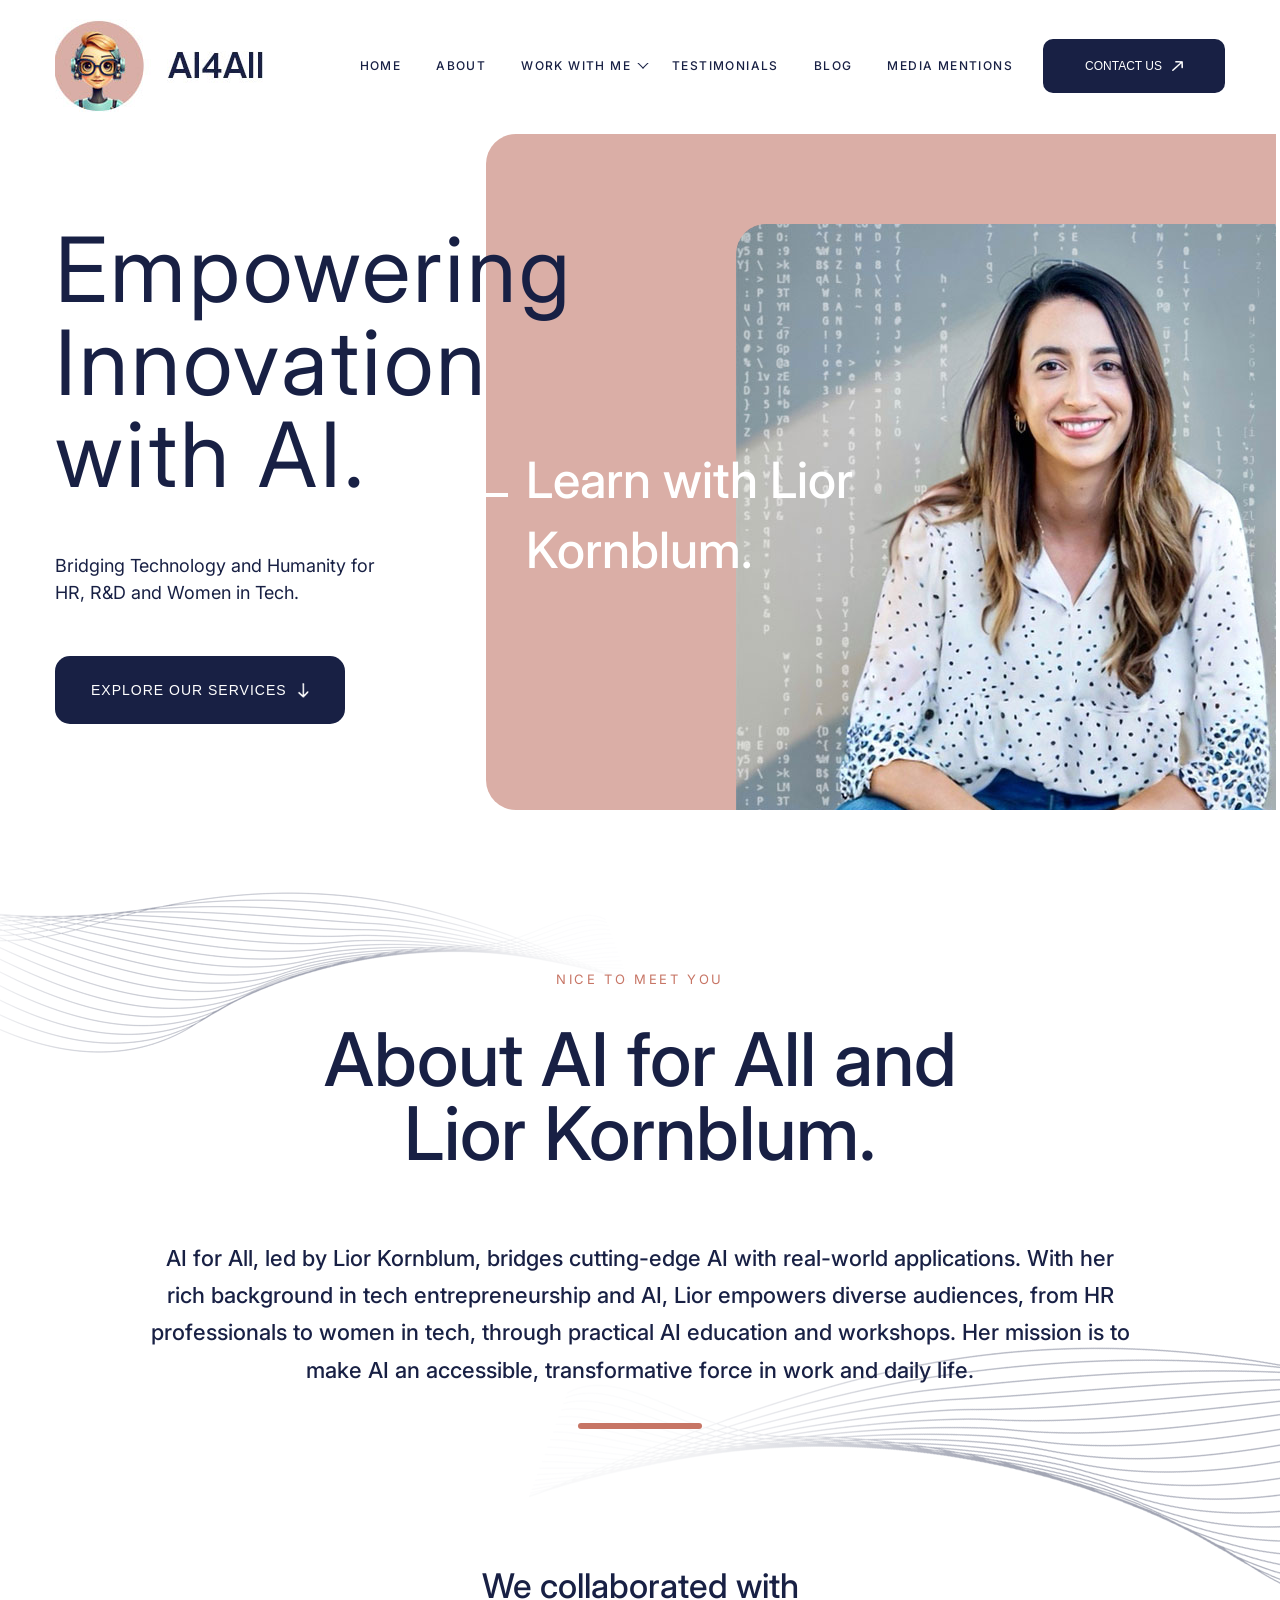
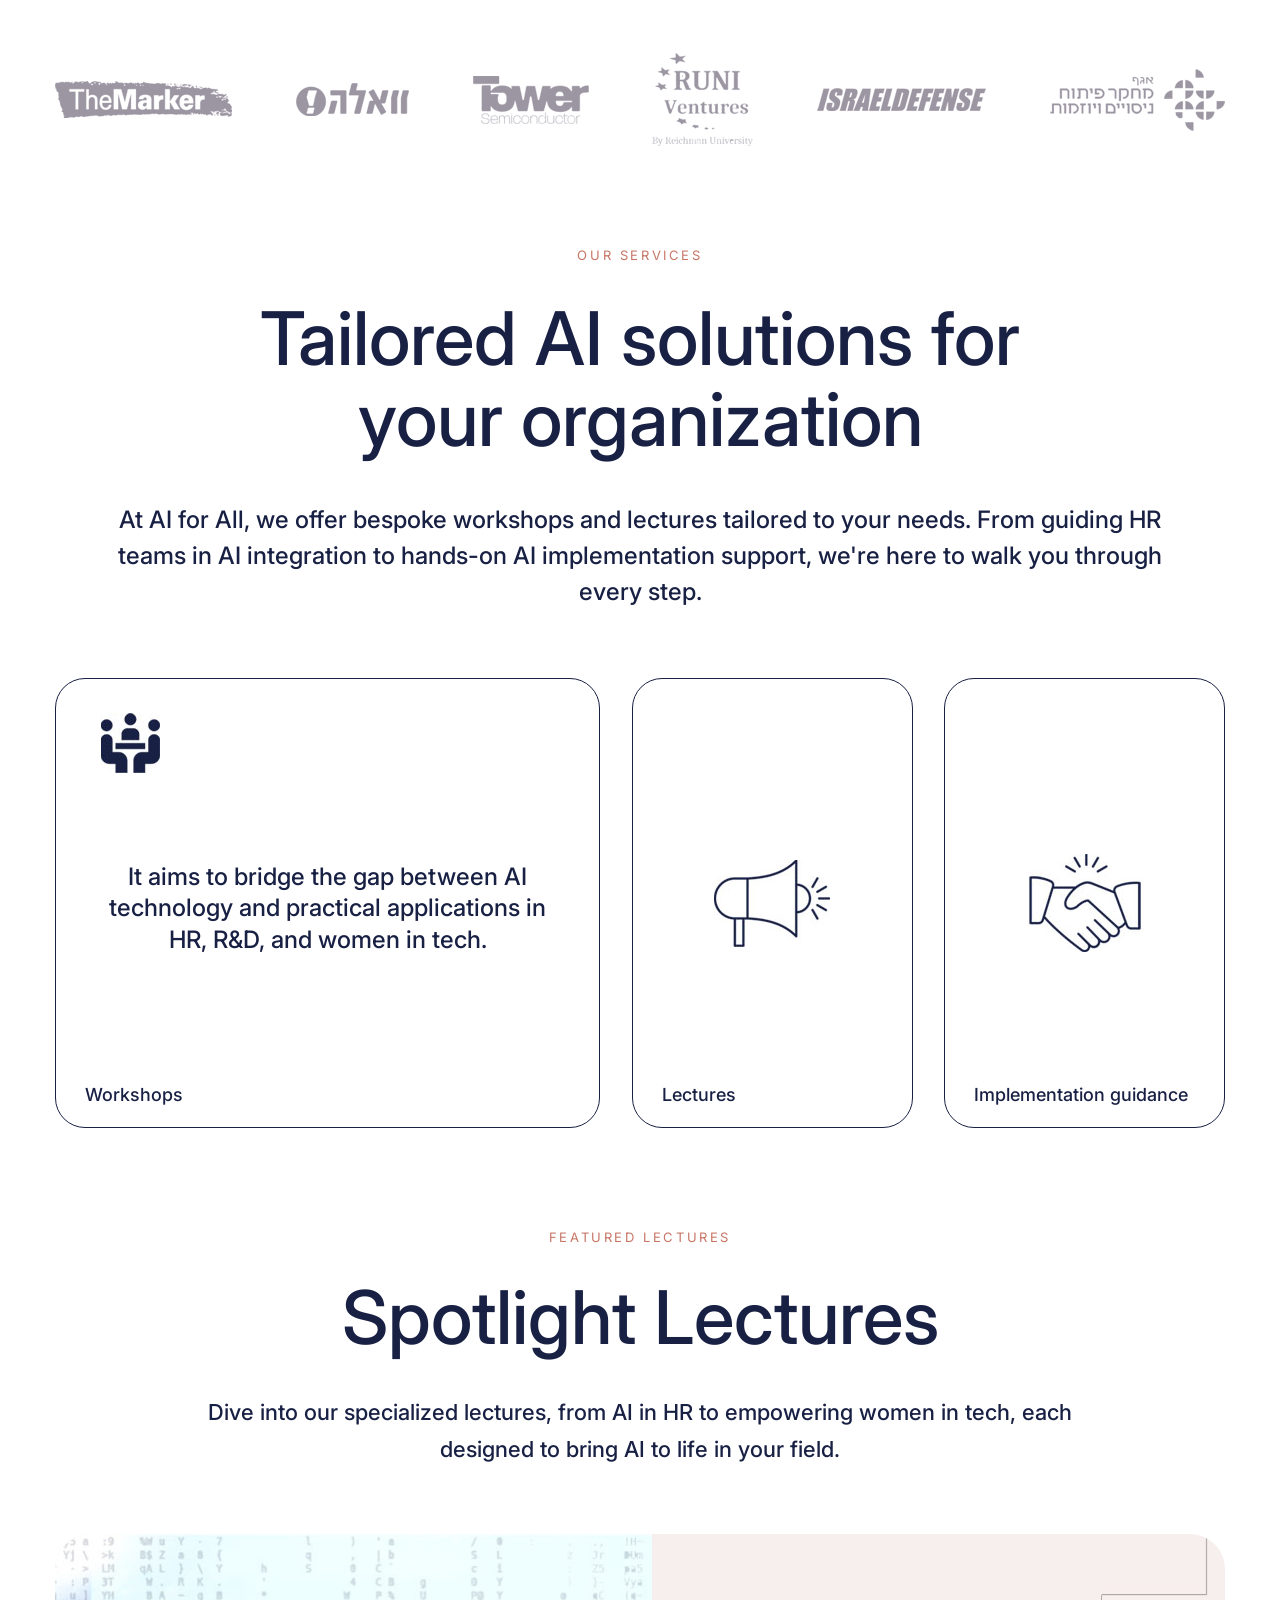
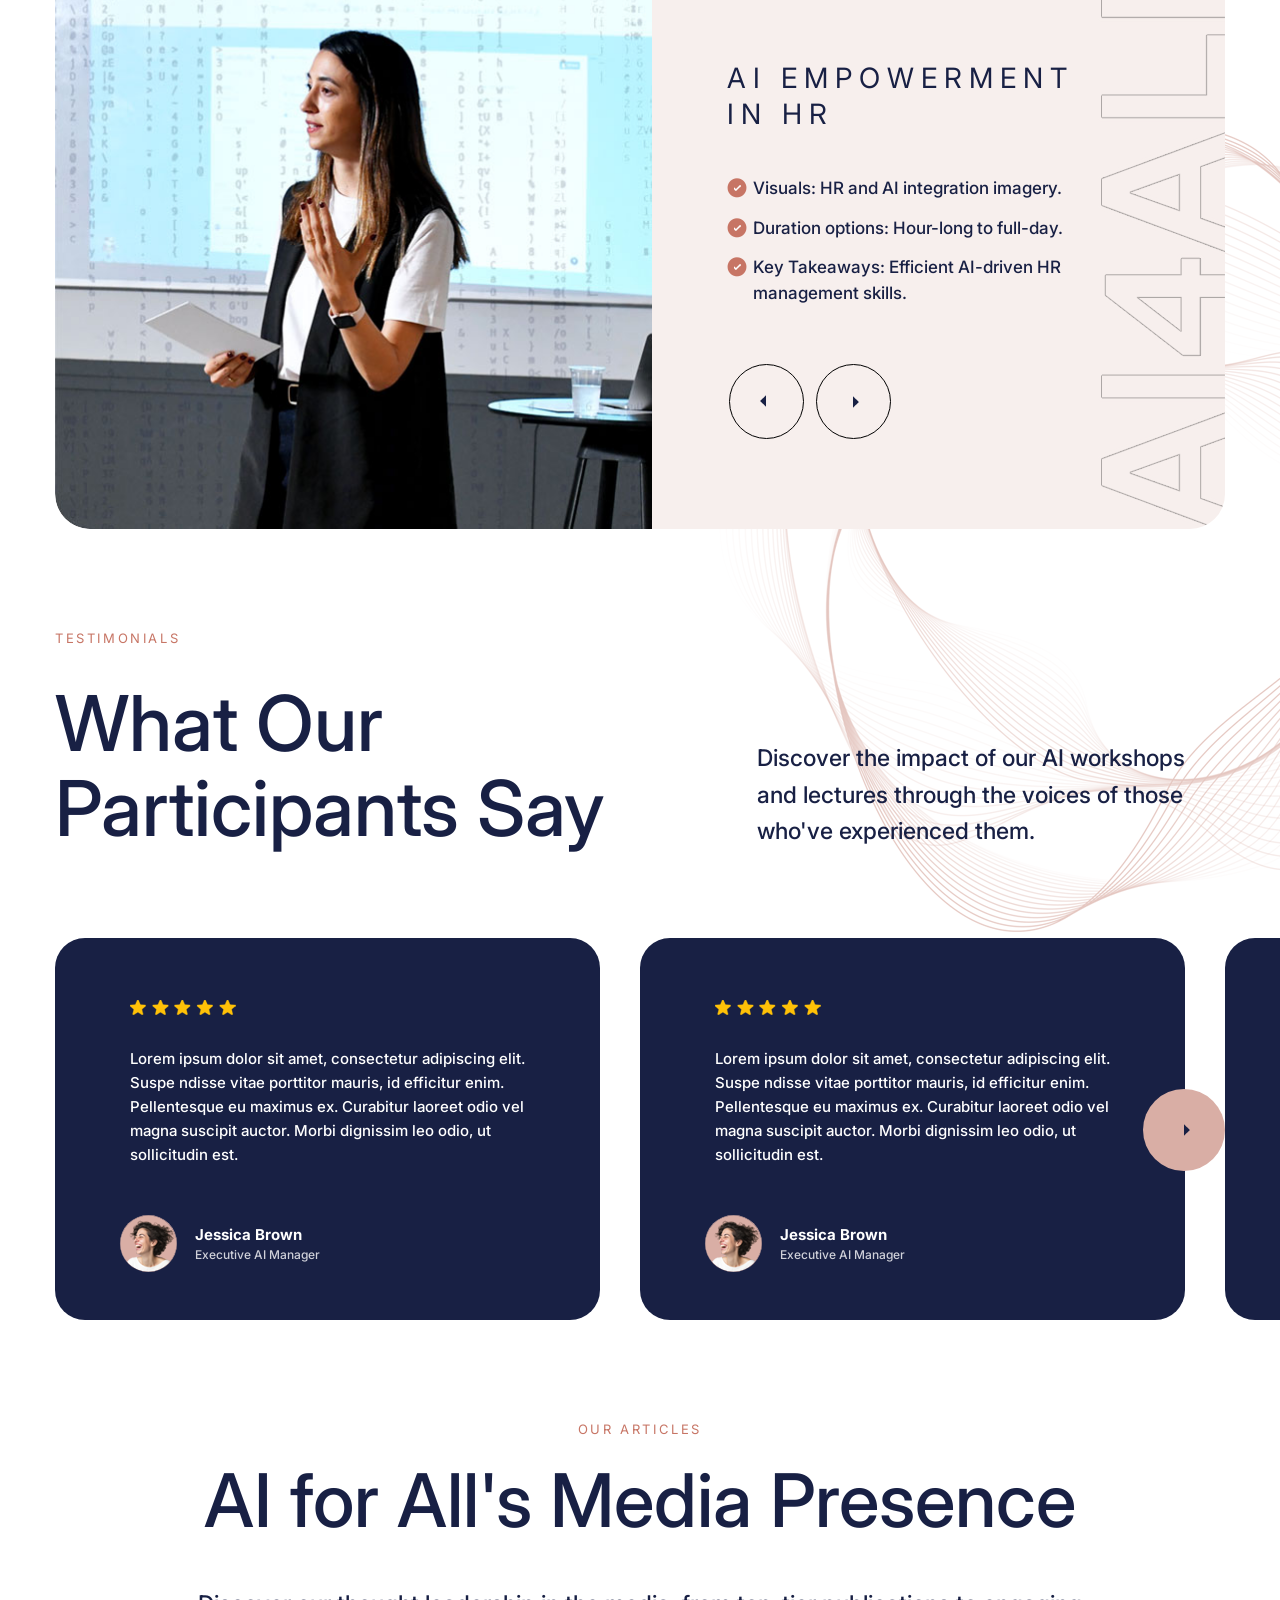
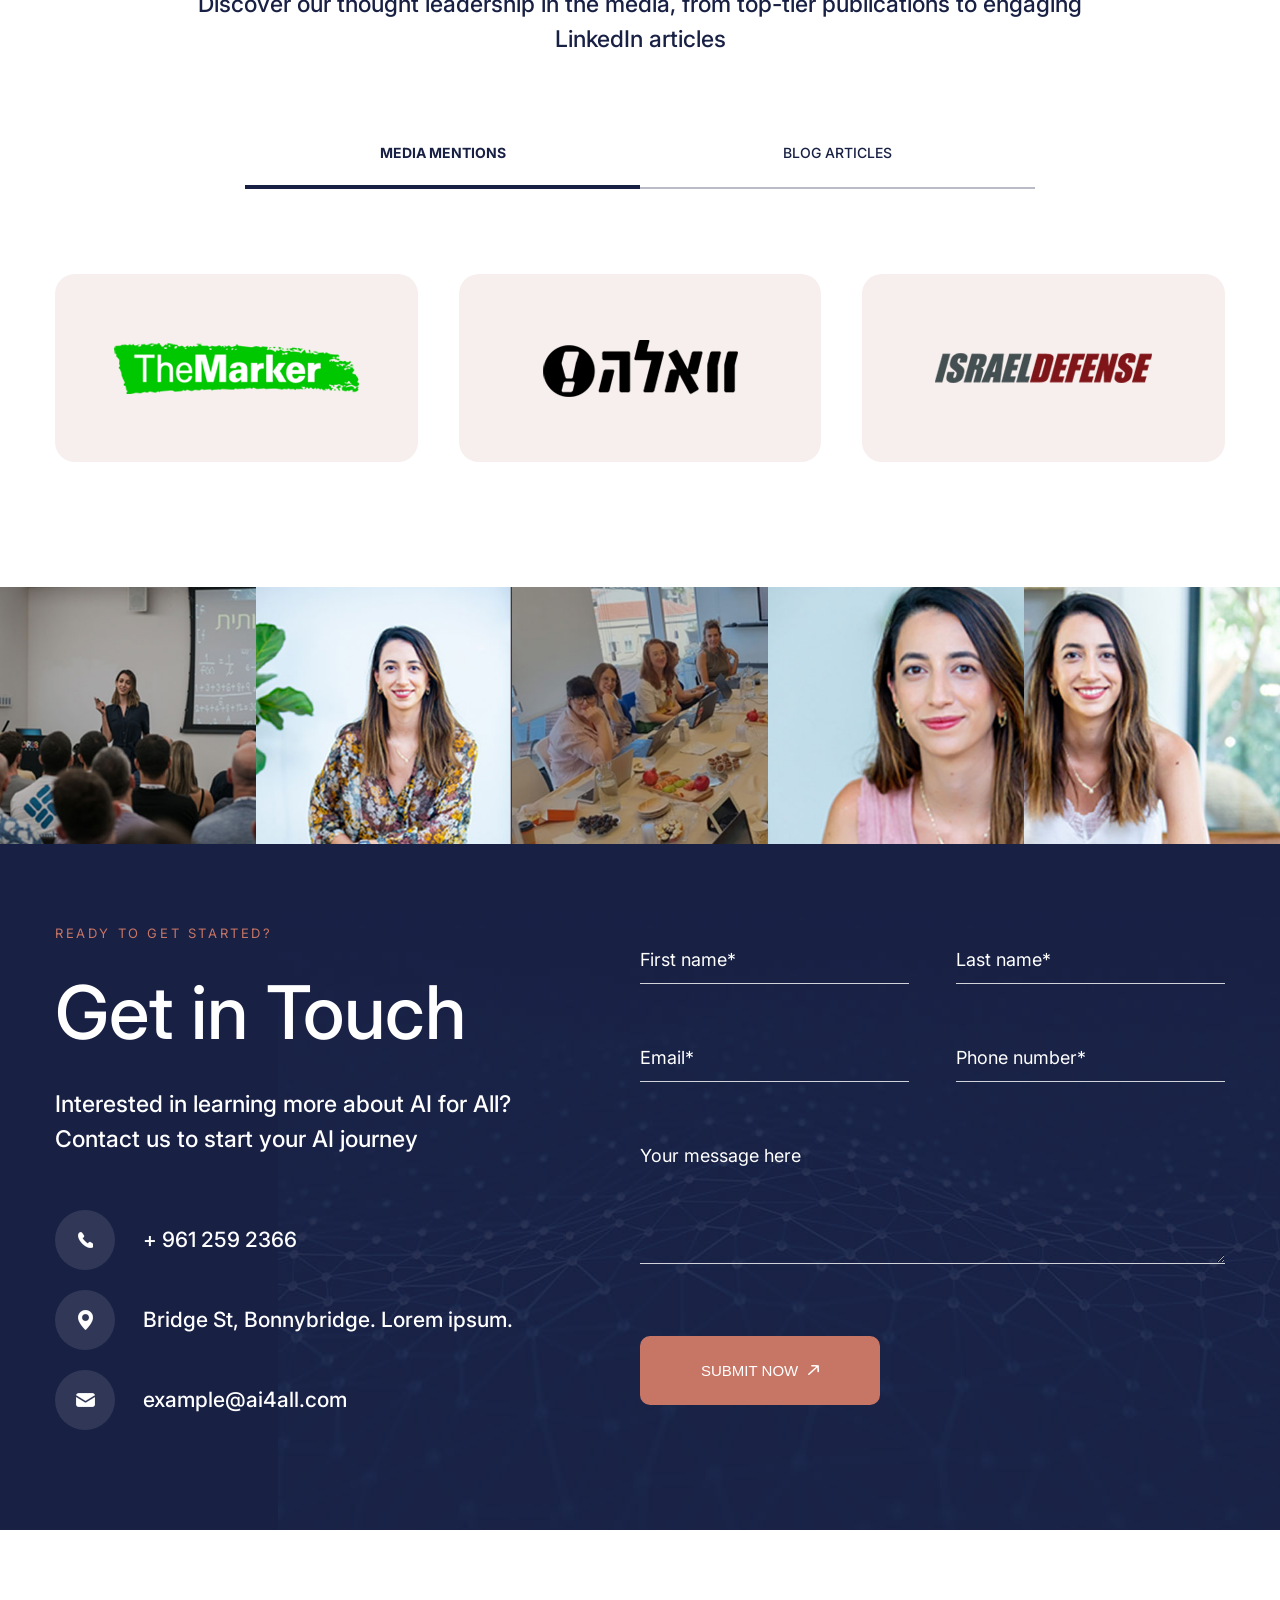
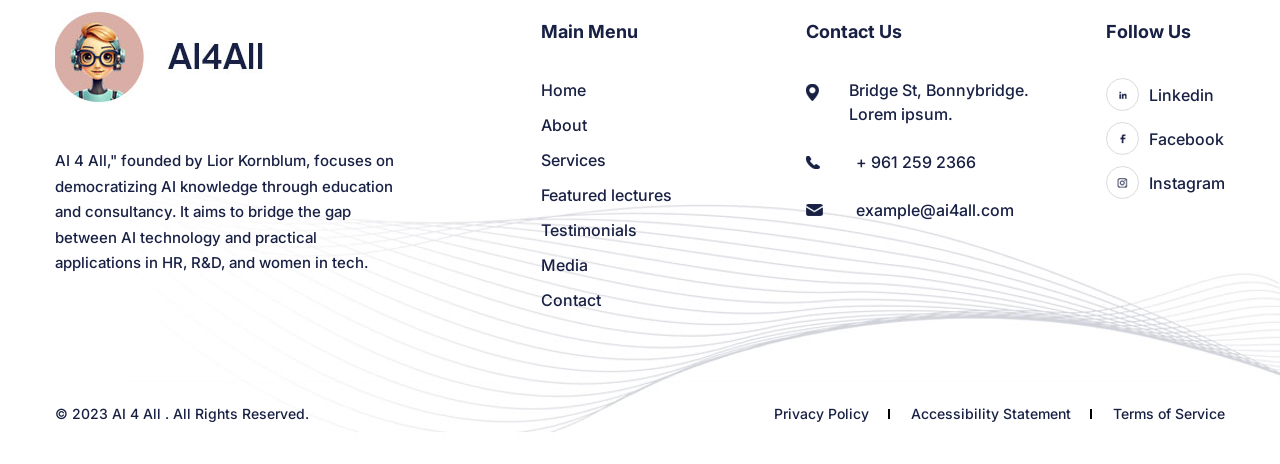
<file: project-02/index.html>
<!DOCTYPE html>
<html lang="en">

<head>
    <meta charset="UTF-8">
    <meta name="viewport" content="width=device-width, initial-scale=1.0">
    <title>AI4all</title>
    <link rel="apple-touch-icon" sizes="76x76" href="apple-touch-icon.png">
    <link rel="icon" type="image/png" sizes="32x32" href="favicon-32x32.png">
    <link rel="icon" type="image/png" sizes="16x16" href="favicon-16x16.png">
    <link rel="manifest" href="site.webmanifest">
    <link rel="mask-icon" href="safari-pinned-tab.svg" color="#5bbad5">
    <link rel="preconnect" href="https://fonts.googleapis.com">
    <link rel="preconnect" href="https://fonts.gstatic.com" crossorigin>
    <link href="https://fonts.googleapis.com/css2?family=Inter:wght@400;500;600;700&display=swap" rel="stylesheet">
    <link rel="stylesheet" href="assets/css/styles.css">
    <link rel="stylesheet" href="assets/css/slick.css">
</head>

<body>
    <div class="wrapper">
        <header class="header">
            <div class="container">
                <strong class="logo"><a href=""><img src="assets/images/logo.jpg" alt=""></a></strong>
                <nav class="menu">
                    <!-- close button for mobile menu -->
                    <button class="btnClose"><span>Close</span></button>
                    <ul class="navigation">
                        <li><a href="">Home</a></li>
                        <li><a href="">About </a></li>
                        <li class="parentMenu"><a href="">Work With Me</a> <button class="ddIcon"></button>
                            <ul class="subMenu">
                                <li><a href="">Sub Menu 1</a></li>
                                <li><a href="">Sub Menu 2</a></li>
                                <li><a href="">Sub Menu 3</a></li>
                            </ul>
                        </li>
                        <li><a href="">Testimonials</a></li>
                        <li><a href="">Blog</a></li>
                        <li><a href="">Media Mentions</a></li>
                    </ul>
                </nav>
                <button class="btnContact"><span>Contact Us</span><img src="assets/images/icon-arrowLTR.png" alt=""></button>
                <!-- mobile menu button -->
                <button class="mbMenu">
                    <span></span>
                    <span></span>
                    <span></span>
                </button>
            </div>
        </header>

        <main class="mainContainer">

            <section class="mainBanner">
                <div class="container">
                    <div class="bannerContent">
                        <h1>
                            Empowering <br>Innovation <br>with AI.
                        </h1>
                        <strong>
                            Bridging Technology and Humanity for HR, R&D and Women in Tech.
                        </strong>

                        <button class="btnContact bigBtn"><span>Explore Our Services</span><img
                                src="assets/images/icon-arrowTTB.png" alt=""></button>
                    </div>
                    <div class="bannerImgWrapper">
                        <figure class="bannerImg">
                            <img src="assets/images/bannerImgInner.jpg" alt="">
                            <figcaption>
                                Learn with Lior <br> Kornblum.
                            </figcaption>
                        </figure>

                    </div>

                    <div class="sociallist">
                        <ul>
                            <li><a href=""><i><img src="assets/images/iconSMDarkLI.png" alt=""></i></a></li>
                            <li><a href=""><i><img src="assets/images/iconSMDarkFB.png" alt=""></i></a></li>
                            <li><a href=""><i><img src="assets/images/iconSMDarkINsta.png" alt=""></i></a></li>
                        </ul>
                    </div>
                </div>
            </section>

            <section class="aboutSection">
                <div class="container alignCenter">
                    <strong class="sectionTitle">Nice to meet you</strong>
                    <h2 class="sectionHeading">About AI for All and <br> Lior Kornblum. </h2>
                    <p>AI for All, led by Lior Kornblum, bridges cutting-edge AI with real-world applications. With
                        her rich background in tech entrepreneurship and AI, Lior empowers diverse audiences, from
                        HR professionals to women in tech, through practical AI education and workshops. Her
                        mission is to make AI an accessible, transformative force in work and daily life.</p>
                </div>
            </section>

            <section class="collabSection">
                <div class="container alignCenter">
                    <h2 class="sectionHeading">We collaborated with</h2>
                    <div class="collabItemList">
                        <ul>
                            <li><img src="assets/images/collabIcon1.png" alt=""></li>
                            <li><img src="assets/images/collabIcon2.png" alt=""></li>
                            <li><img src="assets/images/collabIcon3.png" alt=""></li>
                            <li><img src="assets/images/collabIcon4.png" alt=""></li>
                            <li><img src="assets/images/collabIcon5.png" alt=""></li>
                            <li><img src="assets/images/collabIcon6.png" alt=""></li>
                        </ul>
                    </div>
                </div>
            </section>

            <section class="ourServicesSection">
                <div class="container alignCenter">
                    <strong class="sectionTitle">Our Services</strong>
                    <h2 class="sectionHeading"> Tailored AI solutions for <br>
                        your organization</h2>
                    <p>At AI for All, we offer bespoke workshops and lectures tailored to your needs. From guiding
                        HR teams in AI integration to hands-on AI implementation support, we're here to walk you through
                        every step.</p>

                    <div class="servicesList">
                        <div class="servicesItem activeItem">
                            <span class="servicesItemImg"><img src="assets/images/workShopsIcon.jpg" alt=""></span>
                            <p>It aims to bridge the gap between
                                AI technology and practical applications
                                in HR, R&D, and women in tech.
                            </p>
                            <span class="servicesItemLabel">Workshops</span>
                        </div>
                        <div class="servicesItem">
                            <span class="servicesItemImg"><img src="assets/images/lecturesIcon.jpg" alt=""></span>
                            <span class="servicesItemLabel">Lectures</span>
                        </div>
                        <div class="servicesItem">
                            <span class="servicesItemImg"><img src="assets/images/implementsIcon.jpg" alt=""></span>
                            <span class="servicesItemLabel">Implementation guidance</span>
                        </div>
                    </div>

                </div>
            </section>

            <section class="featuredLecturesSection">
                <div class="container alignCenter">
                    <strong class="sectionTitle">Featured Lectures</strong>
                    <h2 class="sectionHeading">Spotlight Lectures</h2>
                    <p>Dive into our specialized lectures, from AI in HR to empowering women in tech,
                        each designed to bring AI to life in your field.</p>

                    <div class="featuredSlider">

                        <div class="sliderItemWrapper">
                            <div class="sliderItem">
                                <div class="sliderImg">
                                    <img src="assets/images/bannerImg2.jpg" alt="">
                                </div>
                                <div class="sliderContent">
                                    <h3>AI Empowerment in HR</h3>
                                    <ul>
                                        <li>Visuals: HR and AI integration imagery.</li>
                                        <li>Duration options: Hour-long to full-day.</li>
                                        <li>Key Takeaways: Efficient AI-driven HR
                                            management skills.</li>
                                    </ul>
                                </div>
                            </div>
                        </div>

                        <div class="sliderItemWrapper">
                            <div class="sliderItem">
                                <div class="sliderImg">
                                    <img src="assets/images/bannerImg2.jpg" alt="">
                                </div>
                                <div class="sliderContent">
                                    <h3>AI Empowerment in HR</h3>
                                    <ul>
                                        <li>Visuals: HR and AI integration imagery.</li>
                                        <li>Duration options: Hour-long to full-day.</li>
                                        <li>Key Takeaways: Efficient AI-driven HR
                                            management skills.</li>
                                    </ul>
                                </div>
                            </div>
                        </div>

                        <div class="sliderItemWrapper">
                            <div class="sliderItem">
                                <div class="sliderImg">
                                    <img src="assets/images/bannerImg2.jpg" alt="">
                                </div>
                                <div class="sliderContent">
                                    <h3>AI Empowerment in HR</h3>
                                    <ul>
                                        <li>Visuals: HR and AI integration imagery.</li>
                                        <li>Duration options: Hour-long to full-day.</li>
                                        <li>Key Takeaways: Efficient AI-driven HR
                                            management skills.</li>
                                    </ul>
                                </div>
                            </div>
                        </div>

                    </div>
                </div>
            </section>

            <section class="testimonialSection">
                <div class="container">
                    <strong class="sectionTitle">TESTIMONIALS</strong>
                    <div class="testimonialHeader">
                        <h2 class="sectionHeading">What Our Participants Say</h2>
                        <div class="headerContent">
                            <p>Discover the impact of our AI workshops
                                and lectures through the voices of those
                                who've experienced them.</p>
                        </div>
                    </div>

                    <div class="testimonialSlider">
                        <div class="testimonialItem">
                            <div class="userRating"><img src="assets/images/ratingStar.png" alt=""></div>
                            <p>Lorem ipsum dolor sit amet, consectetur adipiscing elit. Suspe
                                ndisse vitae porttitor mauris, id efficitur enim. Pellentesque eu
                                maximus ex. Curabitur laoreet odio vel magna suscipit auctor.
                                Morbi dignissim leo odio, ut sollicitudin est.
                            </p>
                            <div class="userInfo">
                                <div class="userDP">
                                    <img src="assets/images/userIcon.png" alt="">
                                </div>
                                <div class="userDetails">
                                    <strong>Jessica Brown</strong>
                                    <span>Executive AI Manager</span>
                                </div>
                            </div>
                        </div>


                        <div class="testimonialItem">
                            <div class="userRating"><img src="assets/images/ratingStar.png" alt=""></div>
                            <p>Lorem ipsum dolor sit amet, consectetur adipiscing elit. Suspe
                                ndisse vitae porttitor mauris, id efficitur enim. Pellentesque eu
                                maximus ex. Curabitur laoreet odio vel magna suscipit auctor.
                                Morbi dignissim leo odio, ut sollicitudin est.
                            </p>
                            <div class="userInfo">
                                <div class="userDP">
                                    <img src="assets/images/userIcon.png" alt="">
                                </div>
                                <div class="userDetails">
                                    <strong>Jessica Brown</strong>
                                    <span>Executive AI Manager</span>
                                </div>
                            </div>
                        </div>


                        <div class="testimonialItem">
                            <div class="userRating"><img src="assets/images/ratingStar.png" alt=""></div>
                            <p>Lorem ipsum dolor sit amet, consectetur adipiscing elit. Suspe
                                ndisse vitae porttitor mauris, id efficitur enim. Pellentesque eu
                                maximus ex. Curabitur laoreet odio vel magna suscipit auctor.
                                Morbi dignissim leo odio, ut sollicitudin est.
                            </p>
                            <div class="userInfo">
                                <div class="userDP">
                                    <img src="assets/images/userIcon.png" alt="">
                                </div>
                                <div class="userDetails">
                                    <strong>Jessica Brown</strong>
                                    <span>Executive AI Manager</span>
                                </div>
                            </div>
                        </div>


                        <div class="testimonialItem">
                            <div class="userRating"><img src="assets/images/ratingStar.png" alt=""></div>
                            <p>Lorem ipsum dolor sit amet, consectetur adipiscing elit. Suspe
                                ndisse vitae porttitor mauris, id efficitur enim. Pellentesque eu
                                maximus ex. Curabitur laoreet odio vel magna suscipit auctor.
                                Morbi dignissim leo odio, ut sollicitudin est.
                            </p>
                            <div class="userInfo">
                                <div class="userDP">
                                    <img src="assets/images/userIcon.png" alt="">
                                </div>
                                <div class="userDetails">
                                    <strong>Jessica Brown</strong>
                                    <span>Executive AI Manager</span>
                                </div>
                            </div>
                        </div>


                    </div>
                </div>
            </section>

            <section class="articalSection">
                <div class="container alignCenter">
                    <div class="maxWidth">
                        <strong class="sectionTitle">OUR ARTICLES</strong>
                        <h2 class="sectionHeading">AI for All's Media Presence </h2>
                        <p>Discover our thought leadership in the media, from top-tier publications to
                            engaging LinkedIn articles</p>
                    </div>
                    <div class="articalTabs">
                        <ul class="tabs">
                            <li><span>media mentions</span></li>
                            <li><span>Blog Articles</span></li>
                        </ul>
                        <div class="tabcontentWrapper">
                            <div class="tabContent">
                                <div class="cardsList">
                                    <div class="cardItem">
                                        <img src="assets/images/mediaIcons.png" alt="">
                                    </div>
                                    <div class="cardItem">
                                        <img src="assets/images/mediaIcons2.png" alt="">
                                    </div>
                                    <div class="cardItem">
                                        <img src="assets/images/mediaIcons3.png" alt="">
                                    </div>
                                </div>
                            </div>

                            <div class="tabContent">
                                <div class="cardsList">
                                    <div class="cardItem">
                                        <img src="assets/images/mediaIcons3.png" alt="">
                                    </div>
                                    <div class="cardItem">
                                        <img src="assets/images/mediaIcons2.png" alt="">
                                    </div>
                                    <div class="cardItem">
                                        <img src="assets/images/mediaIcons.png" alt="">
                                    </div>
                                </div>
                            </div>
                        </div>
                    </div>
                </div>
            </section>

            <div class="instaCarousal">
                <div class="instaItem">
                    <a href="" class="instaImg"><img src="assets/images/insta1.jpg" alt=""></a>
                </div>
                <div class="instaItem">
                    <a href="" class="instaImg"><img src="assets/images/insta2.jpg" alt=""></a>
                </div>
                <div class="instaItem">
                    <a href="" class="instaImg"><img src="assets/images/insta3.jpg" alt=""></a>
                </div>
                <div class="instaItem">
                    <a href="" class="instaImg"><img src="assets/images/insta4.jpg" alt=""></a>
                </div>
                <div class="instaItem">
                    <a href="" class="instaImg"><img src="assets/images/insta5.jpg" alt=""></a>
                </div>
            </div>

            <section class="contactSection">
                <div class="container">
                    <div class="contactDetails">
                        <strong class="sectionTitle">READY TO GET STARTED?</strong>
                        <h2 class="sectionHeading">Get in Touch</h2>
                        <p>Interested in learning more about AI for All?</p>
                        <p>Contact us to start your AI journey</p>
                        <ul>
                            <li><span class="iconCircle"><img src="assets/images/iconCall.png" alt=""></span><a
                                    href="tel:+9612592366">+ 961 259 2366</a></li>
                            <li><span class="iconCircle"><img src="assets/images/iconLocation.png" alt=""></span>Bridge
                                St, Bonnybridge. Lorem ipsum.</li>
                            <li><span class="iconCircle"><img src="assets/images/iconMail.png" alt=""></span><a
                                    target="_blank" href="mailto:example@ai4all.com">example@ai4all.com</a></li>
                        </ul>
                    </div>
                    <div class="contactForm">
                        <div class="formRow">
                            <div class="formCol">
                                <label for="firstName">
                                    <input type="text" name="firstName" id="firstName" placeholder="First name*">
                                </label>
                            </div>
                            <div class="formCol">
                                <label for="lastName">
                                    <input type="text" name="lastName" id="lastName" placeholder="Last name*">
                                </label>
                            </div>
                        </div>

                        <div class="formRow">
                            <div class="formCol">
                                <label for="email">
                                    <input type="text" name="email" id="email" placeholder="Email*">
                                </label>
                            </div>
                            <div class="formCol">
                                <label for="phone">
                                    <input type="text" name="phone" id="phone" placeholder="Phone number*">
                                </label>
                            </div>
                        </div>

                        <div class="formRow">
                            <div class="formCol fullWidth">
                                <label for="message">
                                    <textarea name="message" id="message" cols="30" rows="5"
                                        placeholder="Your message here"></textarea>
                                </label>
                            </div>
                        </div>

                        <div class="formSubmit">
                            <button class="btnContact brownBtn"><span>SUBMIT NOW</span><img
                                    src="assets/images/icon-arrowLTR.png" alt=""></button>
                        </div>

                    </div>
                </div>
            </section>

            <footer class="footer">
                <div class="container">
                    <div class="footerMain">
                        <div class="footerLeft">
                            <div class="footerlogo">
                                <img src="assets/images/logo.jpg" alt="">
                            </div>
                            <p>AI 4 All," founded by Lior Kornblum, focuses
                                on democratizing AI knowledge through education
                                and consultancy. It aims to bridge the gap between
                                AI technology and practical applications in HR,
                                R&D, and women in tech.
                            </p>
                        </div>
                        <div class="footerRight">
                            <div class="linkslist">
                                <h6>Main Menu</h6>
                                <ul>
                                    <li><a href="">Home</a></li>
                                    <li><a href="">About</a></li>
                                    <li><a href="">Services</a></li>
                                    <li><a href="">Featured lectures</a></li>
                                    <li><a href="">Testimonials</a></li>
                                    <li><a href="">Media</a></li>
                                    <li><a href="">Contact</a></li>
                                </ul>
                            </div>
                            <div class="linkslist contactList">
                                <h6>Contact Us</h6>
                                <ul>
                                    <li><i class="contactIcon"><img src="assets/images/iconLocationDark.png"
                                                alt=""></i><span>Bridge St, Bonnybridge.
                                            Lorem ipsum.</span></li>
                                    <li><i class="contactIcon"><img src="assets/images/iconCallDark.png"
                                                alt=""></i><span><a href="tel:+9612592366">+ 961 259 2366</a></span>
                                    </li>
                                    <li><i class="contactIcon"><img src="assets/images/iconMailDark.png"
                                                alt=""></i><span><a target="_blank"
                                                href="mailto:example@ai4all.com">example@ai4all.com</a></span></li>
                                </ul>
                            </div>
                            <div class="linkslist smList">
                                <h6>Follow Us</h6>
                                <ul>
                                    <li><a href=""><i><img src="assets/images/iconSMDarkLI.png" alt=""></i>Linkedin</a>
                                    </li>
                                    <li><a href=""><i><img src="assets/images/iconSMDarkFB.png" alt=""></i>Facebook</a>
                                    </li>
                                    <li><a href=""><i><img src="assets/images/iconSMDarkINsta.png"
                                                    alt=""></i>Instagram</a></li>
                                </ul>
                            </div>
                        </div>
                    </div>

                    <div class="footerBottom">
                        <span>© 2023 AI 4 All . All Rights Reserved.</span>
                        <ul class="footerLinks">
                            <li><a href="">Privacy Policy</a></li>
                            <li><a href="">Accessibility Statement</a></li>
                            <li><a href="">Terms of Service</a></li>
                        </ul>
                    </div>
                </div>
            </footer>

        </main>

    </div>

    <script src="https://code.jquery.com/jquery-2.2.0.min.js"></script>
    <script src="assets/js/slick.min.js"></script>
    <script src="assets/js/main.js"></script>
</body>

</html>
</file>
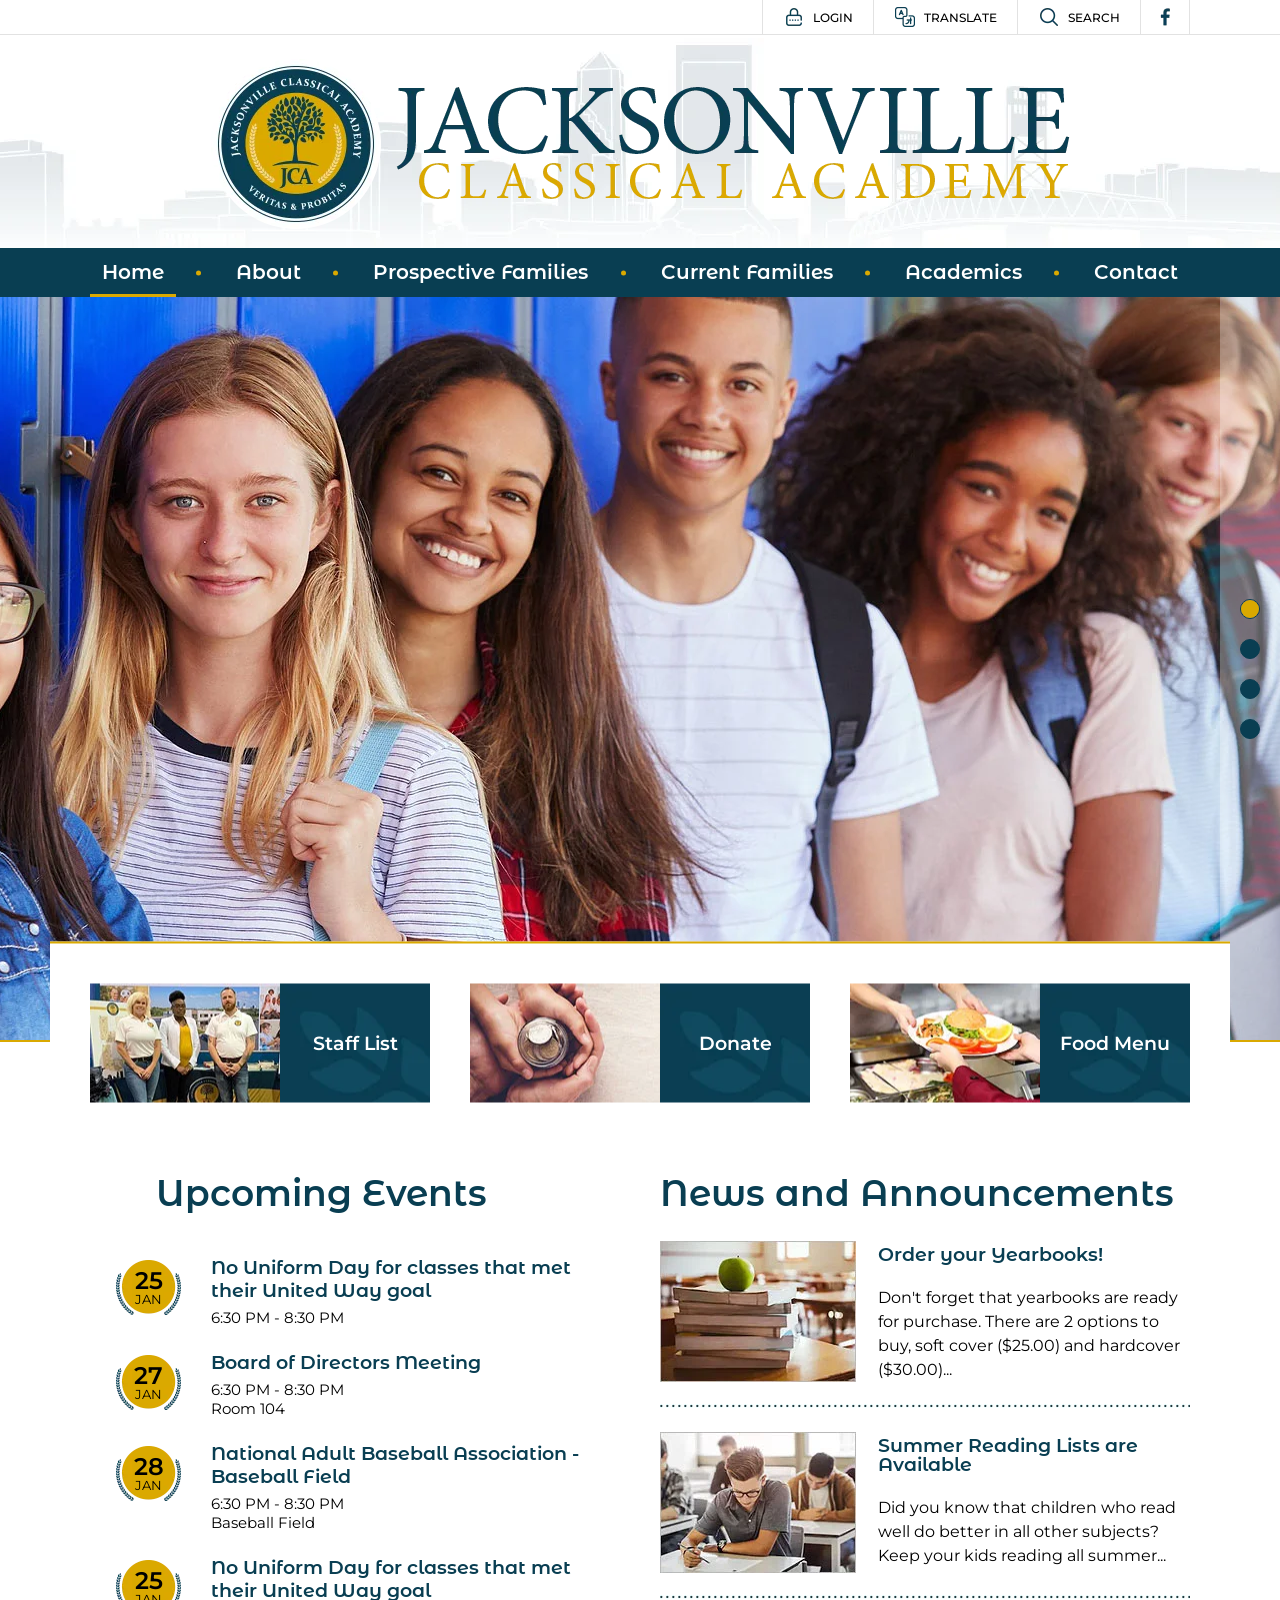
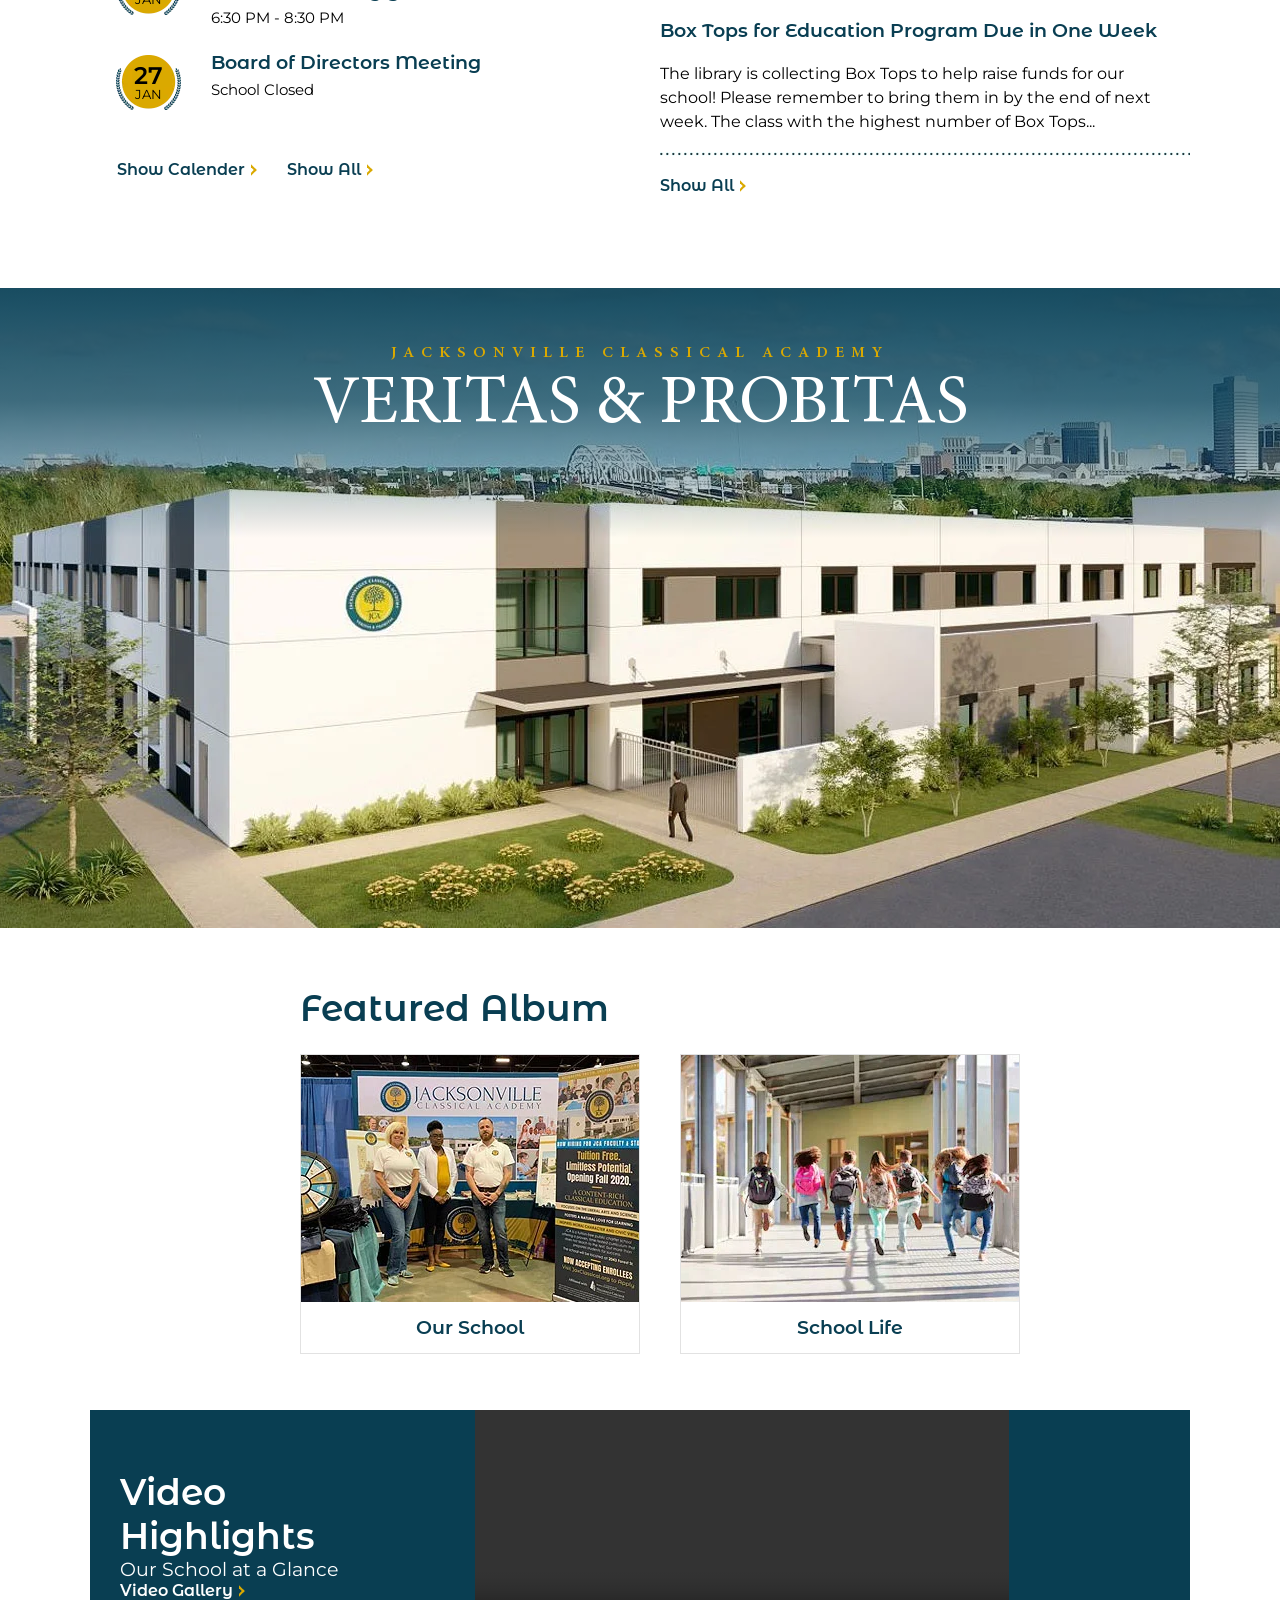
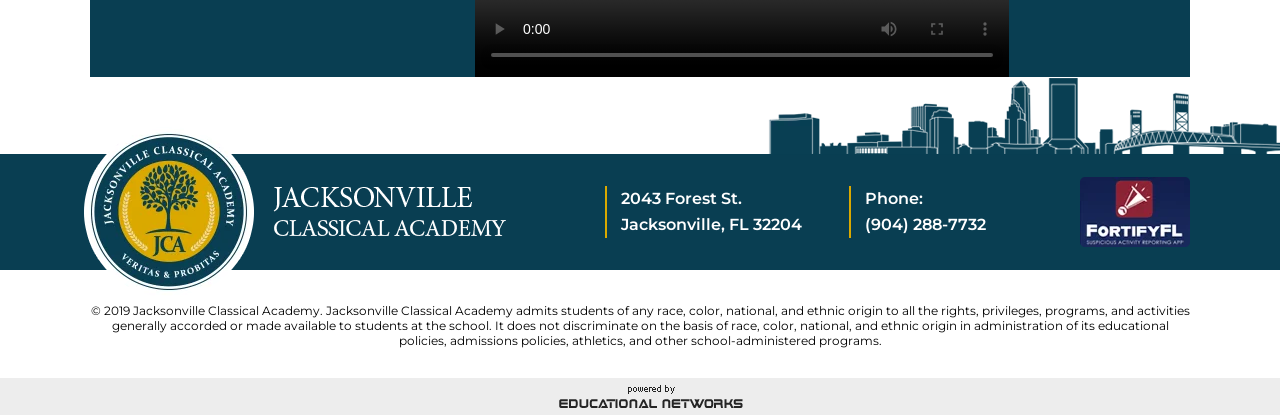
<file: project-03/index.html>
<!DOCTYPE html>
<html class="no-js" lang="">
  <head>
    <meta charset="utf-8" />
    <meta http-equiv="x-ua-compatible" content="ie=edge" />
    <title>Edunet Development High School</title>
    <meta name="description" content="Edunet Development High School" />
    <meta name="viewport" content="width=device-width, initial-scale=1" />

    <!-- Normalize.css for consistent styling across browsers -->
    <link rel="stylesheet" href="https://necolas.github.io/normalize.css/3.0.2/normalize.css" />
    <link rel="stylesheet" href="shared/main.css" />
    <link rel="stylesheet" href="shared/slick.css" />

  </head>
  <body>
    <!-- Header Section -->
    <header id="header">
      <div class="inside"><!-- Header Content --></div>
    </header>
    <!-- Header End -->

    <!-- Main Content -->
    <main id="content">
      <div class="inside">
        <!-- Banner Section -->
        <section class="bannerWrapper">
          <div class="featuredSlider">
            <div class="slideItem">
              <picture>
                <source media="(min-width: 992px)" srcset="shared/images/banner1.webp">
                <source media="(min-width: 768px)" srcset="shared/images/banner1-M.webp">
                <img src="shared/images/banner1-S.webp" alt="Slide 1" />
              </picture>              
            </div>
            <div class="slideItem">
              <picture>
                <source media="(min-width: 992px)" srcset="shared/images/banner2.webp">
                <source media="(min-width: 768px)" srcset="shared/images/banner2-M.webp">
                <img src="shared/images/banner2-S.webp" alt="Slide 2" />
              </picture> 
            </div>
            <div class="slideItem">
              <picture>
                <source media="(min-width: 992px)" srcset="shared/images/banner3.webp">
                <source media="(min-width: 768px)" srcset="shared/images/banner3-M.webp">
                <img src="shared/images/banner3-S.webp" alt="Slide 3" />
              </picture> 
            </div>
            <div class="slideItem">
              <picture>
                <source media="(min-width: 992px)" srcset="shared/images/banner4.webp">
                <source media="(min-width: 768px)" srcset="shared/images/banner4-M.webp">
                <img src="shared/images/banner4-S.webp" alt="Slide 4" />
              </picture> 
            </div>
          </div>
        </section>

        <!-- Quick Links Section -->
        <div class="quickLinksWrapper">
          <div class="quickLinks">
            <div class="container">
              <div class="linksItem">
                <div class="itemImage">
                  <img src="shared/images/staff-img.webp" alt="Staff Directory" />
                </div>
                <div class="itemName">Staff List</div>
              </div>
              <div class="linksItem">
                <div class="itemImage">
                  <img src="shared/images/donate-img.webp" alt="Donate to School" />
                </div>
                <div class="itemName">Donate</div>
              </div>
              <div class="linksItem">
                <div class="itemImage">
                  <img src="shared/images/foodMenu-img.webp" alt="View Food Menu" />
                </div>
                <div class="itemName">Food Menu</div>
              </div>
            </div>
          </div>
        </div>

        <!-- Events & News Section -->
        <div class="eventsNews">
          <div class="container">
            <!-- Upcoming Events -->
            <article class="events">
              <h2>Upcoming Events</h2>
              <ul class="eventList">
                <li class="eventItem">
                  <div class="eventDate">
                    <b>25</b>
                    <span>Jan</span>
                  </div>
                  <div class="eventInfo">
                    <h3 class="eventTitle">
                      <a href="#" >No Uniform Day for classes that met their United Way goal</a>
                    </h3>
                    <small class="eventTime">6:30 PM - 8:30 PM</small>
                  </div>
                </li>
                <li class="eventItem">
                  <div class="eventDate">
                    <b>27</b>
                    <span>Jan</span>
                  </div>
                  <div class="eventInfo">
                    <h3 class="eventTitle">
                      <a href="#">Board of Directors Meeting</a>
                    </h3>
                    <small class="eventTime">6:30 PM - 8:30 PM</small>
                    <small class="eventVanue">Room 104</small>
                  </div>
                </li>
                <li class="eventItem">
                  <div class="eventDate">
                    <b>28</b>
                    <span>Jan</span>
                  </div>
                  <div class="eventInfo">
                    <h3 class="eventTitle">
                      <a href="#" >National Adult Baseball Association - Baseball Field</a>
                    </h3>
                    <small class="eventTime">6:30 PM - 8:30 PM</small>
                    <small class="eventVanue">Baseball Field</small>
                  </div>
                </li>
                <li class="eventItem">
                  <div class="eventDate">
                    <b>25</b>
                    <span>Jan</span>
                  </div>
                  <div class="eventInfo">
                    <h3 class="eventTitle">
                      <a href="#">No Uniform Day for classes that met their United Way goal</a>
                    </h3>
                    <small class="eventTime">6:30 PM - 8:30 PM</small>
                  </div>
                </li>
                <li class="eventItem">
                  <div class="eventDate">
                    <b>27</b>
                    <span>Jan</span>
                  </div>
                  <div class="eventInfo">
                    <h3 class="eventTitle">
                      <a href="#">Board of Directors Meeting</a>
                    </h3>
                    <small class="eventTime">School Closed</small>
                  </div>
                </li>
              </ul>
              <div class="bottomLinks">
                <a class="linkArrow" href="#">Show Calender</a>
                <a class="linkArrow" href="#">Show All</a>
              </div>
            </article>

            <!-- News Section -->
            <article class="news">
              <h2>News and Announcements</h2>
              <ul class="newsList">
                <li class="newsItem">
                  <figure class="newsImg">
                    <a href="#"
                      ><img
                        src="shared/images/noteBooks.webp"
                        alt="Order Your Yearbooks"
                    /></a>
                  </figure>
                  <div class="newsInfo">
                    <h3 class="newsTitle">
                      <a href="#">Order your Yearbooks!</a>
                    </h3>
                    <p>
                      Don't forget that yearbooks are ready for purchase. There
                      are 2 options to buy, soft cover ($25.00) and hardcover
                      ($30.00)...
                    </p>
                  </div>
                </li>
                <li class="newsItem">
                  <figure class="newsImg">
                    <a href="#"
                      ><img
                        src="shared/images/reading.webp"
                        alt="Summer Reading Lists are Available"
                    /></a>
                  </figure>
                  <div class="newsInfo">
                    <h3 class="newsTitle">
                      <a href="#">Summer Reading Lists are Available</a>
                    </h3>
                    <p>
                      Did you know that children who read well do better in all
                      other subjects? Keep your kids reading all summer...
                    </p>
                  </div>
                </li>
                <li class="newsItem">
                  <!-- <div class="newsImg"></div> -->
                  <div class="newsInfo">
                    <h3 class="newsTitle">
                      <a href="#">Box Tops for Education Program Due in One Week</a>
                    </h3>
                    <p>
                      The library is collecting Box Tops to help raise funds for
                      our school! Please remember to bring them in by the end of
                      next week. The class with the highest number of Box
                      Tops...
                    </p>
                  </div>
                </li>
              </ul>
              <div class="bottomLinks">
                <a class="linkArrow" href="#">Show All</a>
              </div>
            </article>
          </div>
        </div>

        <!-- Parallax Section -->
        <section class="parallaxWrapper">
          <div class="parallaxTitle">
            <h2>
              <span>Jacksonville Classical Academy</span>
              <strong> Veritas &amp; probitas </strong>
            </h2>
          </div>
          <div class="parallaxImg">
            <picture>
              <source media="(min-width: 992px)" srcset="shared/images/veritas&probitas.webp">
              <source media="(min-width: 768px)" srcset="shared/images/veritas&probitas-M.webp">
              <img src="shared/images/veritas&probitas-S.webp" alt="School Motto - Veritas & Probitas" />
            </picture> 
          </div>
        </section>

        <!-- Album Section -->
        <section class="albumsWrapper">
          <div class="container">
            <h2>Featured Album</h2>
            <div class="albumList">
              <div class="albumItem">
                <figure class="albumImg">
                  <a href="#"><img src="shared/images/ourSchool-img.webp" alt="Our School"/></a>
                </figure>
                <div class="albumTitle"><a href="#">Our School</a></div>
              </div>
              <div class="albumItem">
                <figure class="albumImg">
                  <a href="#"><img src="shared/images/schoolLife-img.webp" alt="School Life"/></a>
                </figure>
                <div class="albumTitle"><a href="#">School Life</a></div>
              </div>
            </div>
          </div>
        </section>

        <!-- Video Section -->
        <section class="videoWrapper">
          <div class="container">
            <div class="videoInfo">
              <h2>Video <br />Highlights</h2>
              <div class="videoContent">
                <p>Our School at a Glance</p>
              </div>
              <div class="bottomLinks">
                <a href="#" class="linkArrow">Video Gallery</a>
              </div>
            </div>
            <div class="videoContainer">
              <video controls crossorigin playsinline data-poster="shared/images/vedio-img.webp" id="player" >
                <!-- Video files -->
                <source src="https://cdn.plyr.io/static/demo/View_From_A_Blue_Moon_Trailer-576p.mp4" type="video/mp4" size="576" />
                <source src="https://cdn.plyr.io/static/demo/View_From_A_Blue_Moon_Trailer-720p.mp4" type="video/mp4" size="720" />
                <source src="https://cdn.plyr.io/static/demo/View_From_A_Blue_Moon_Trailer-1080p.mp4" type="video/mp4" size="1080" />

                <!-- Caption files -->
                <track kind="captions" label="English" srclang="en" src="https://cdn.plyr.io/static/demo/View_From_A_Blue_Moon_Trailer-HD.en.vtt" default />
                <track kind="captions" label="Français" srclang="fr" src="https://cdn.plyr.io/static/demo/View_From_A_Blue_Moon_Trailer-HD.fr.vtt" />

                <!-- Fallback for browsers that don't support the <video> element -->
                <a href="https://cdn.plyr.io/static/demo/View_From_A_Blue_Moon_Trailer-576p.mp4" download >Download</a>
              </video>

              <!-- <img src="shared/images/vedio-img.webp" alt="School Video Highlights" /> -->
            </div>
          </div>
        </section>
      </div>
    </main>
    <!-- Content End -->

    <!-- Footer Start -->
    <footer id="footer">
      <div class="inside"><!-- Do Not Change Anything Here --></div>
    </footer>
    <!-- Footer End -->

    <!-- Load jQuery -->
    <script src="https://code.jquery.com/jquery-3.6.0.min.js"></script>
    <script src="shared/js/slick.min.js"></script>
    <script src="shared/js/scripts.js"></script>
  </body>
</html>
</file>
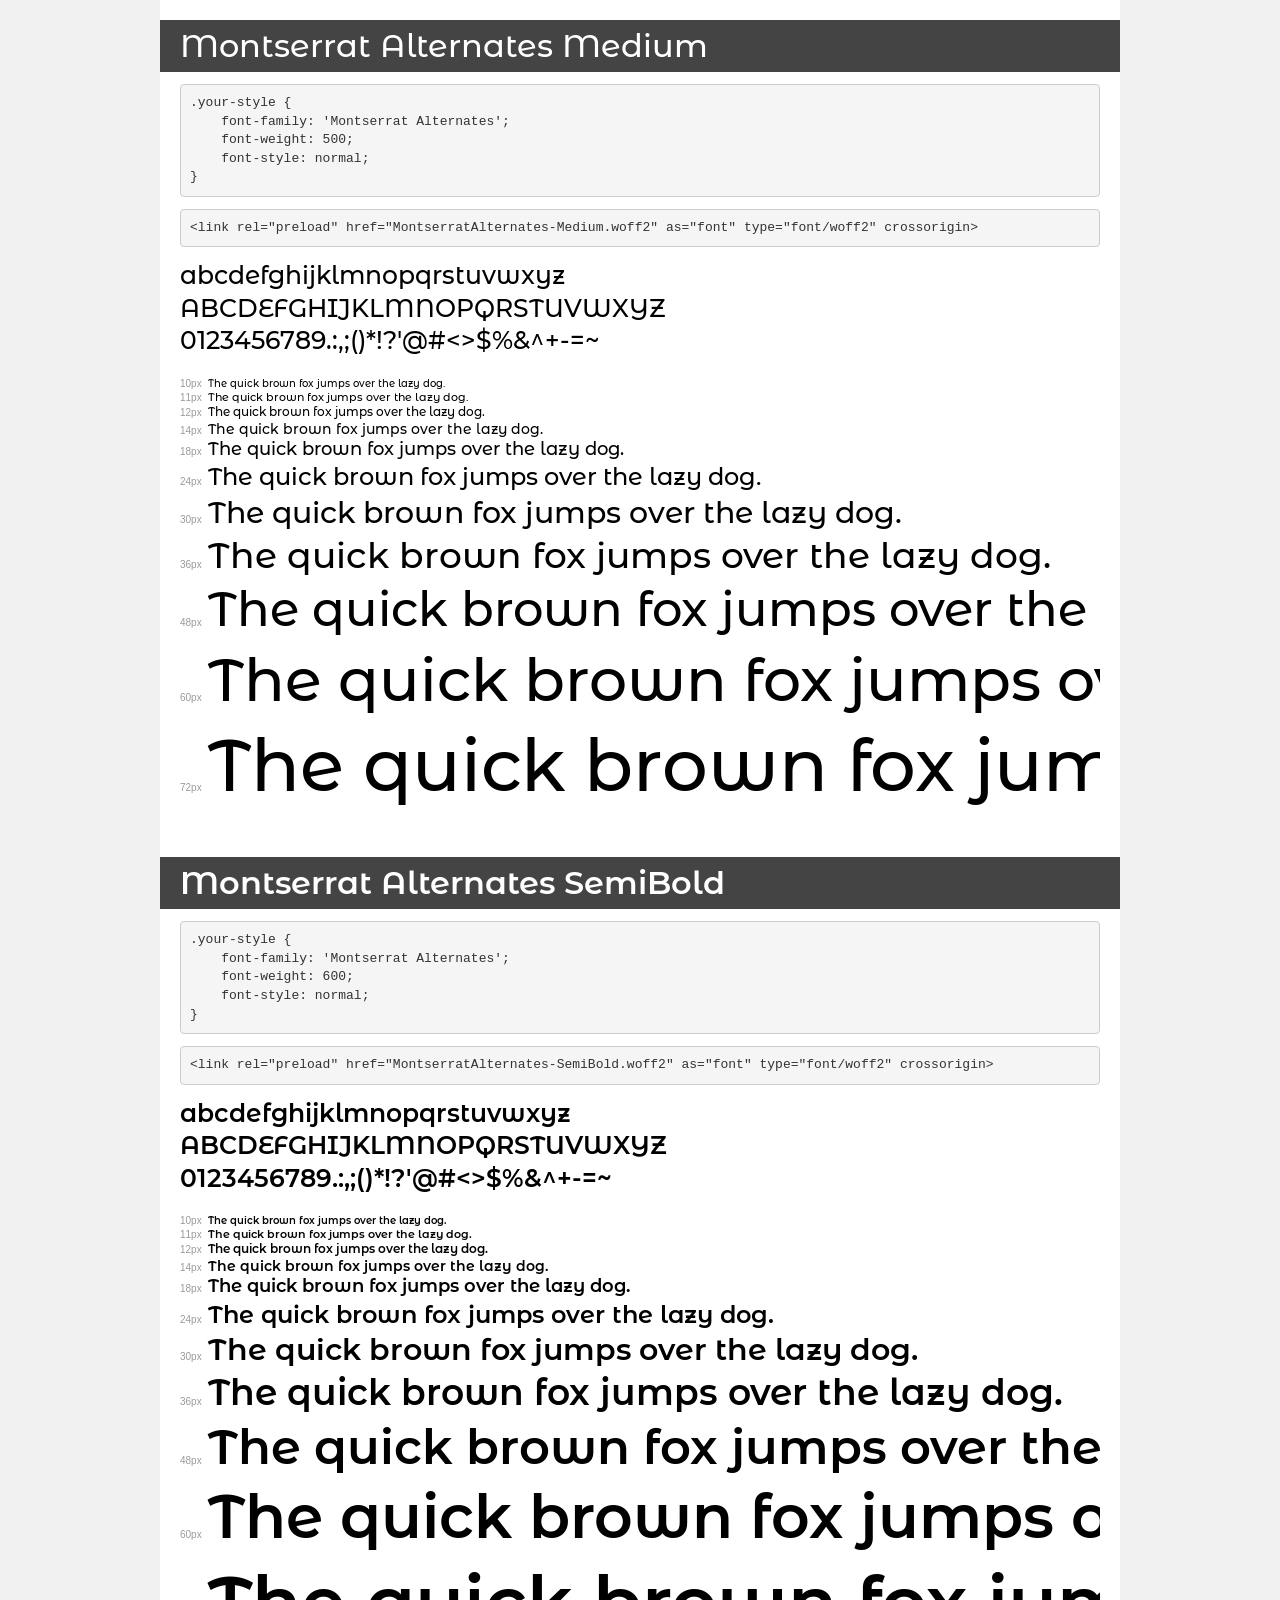
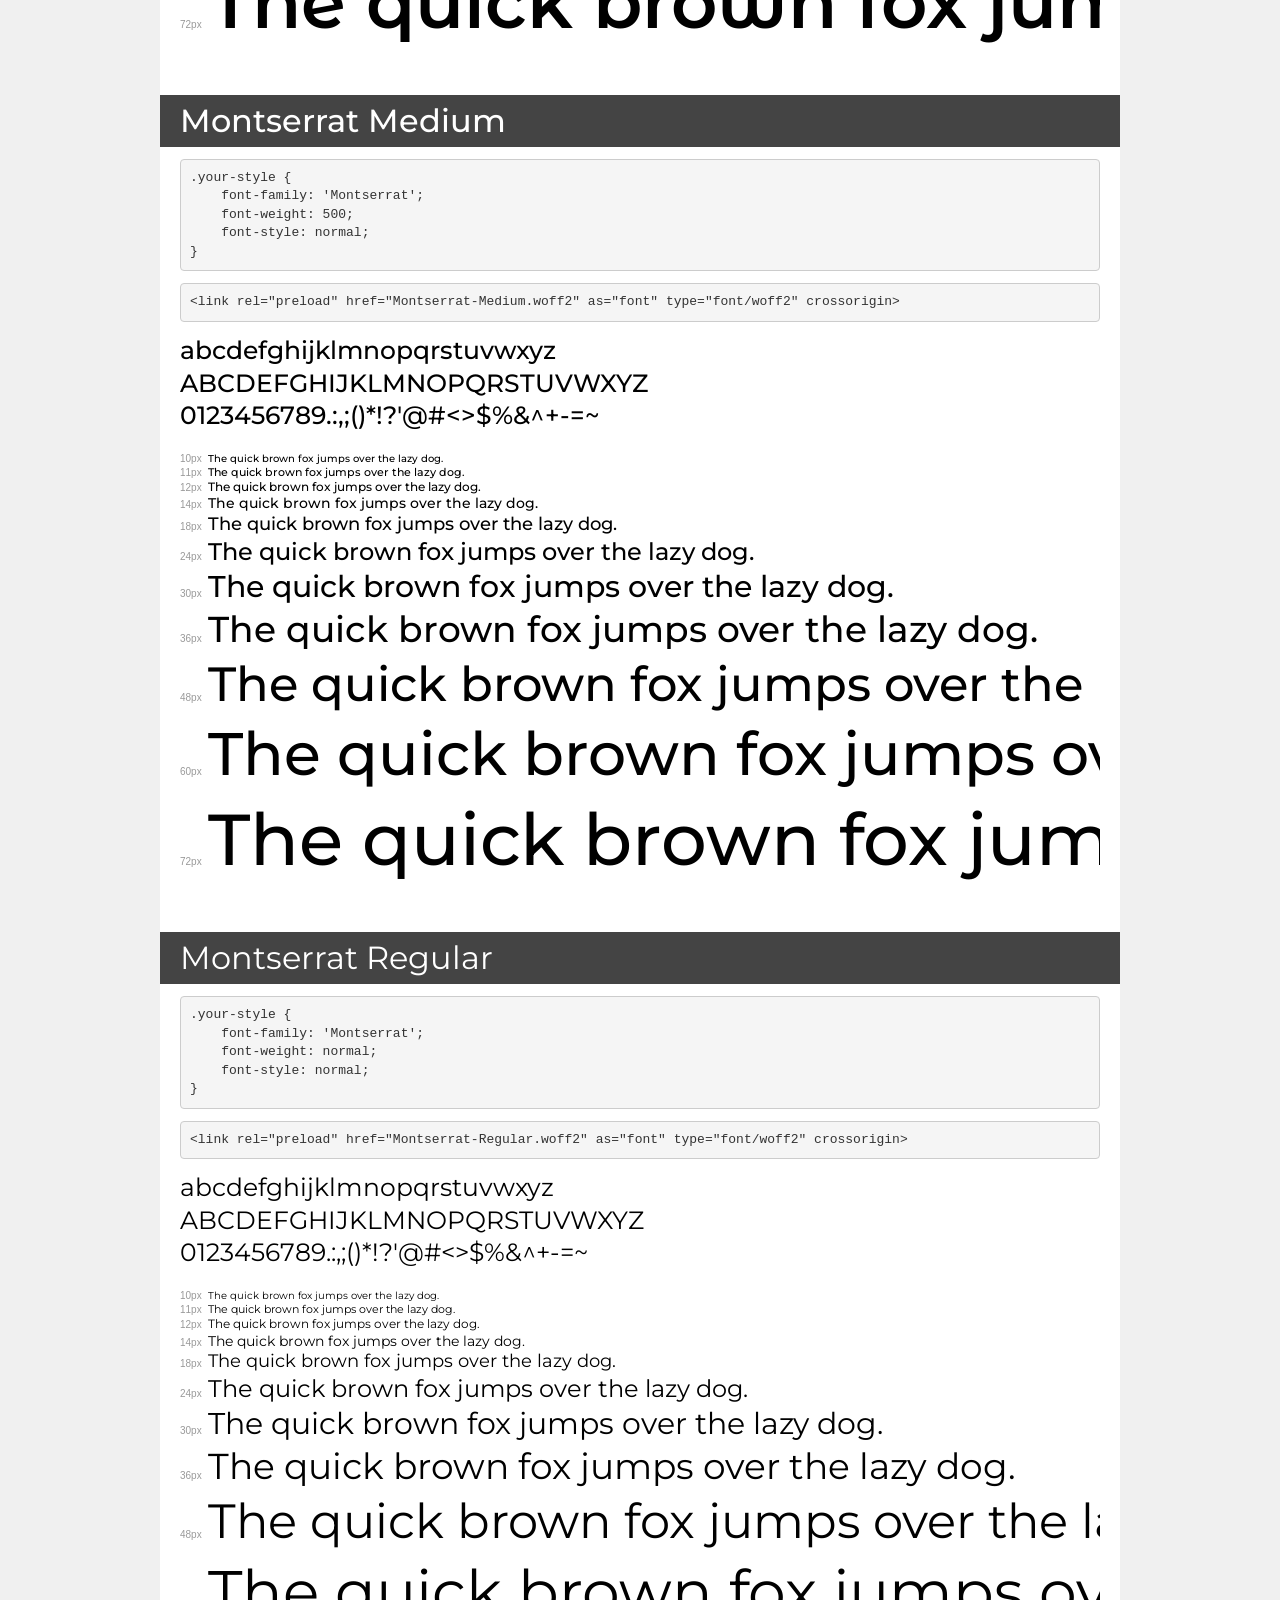
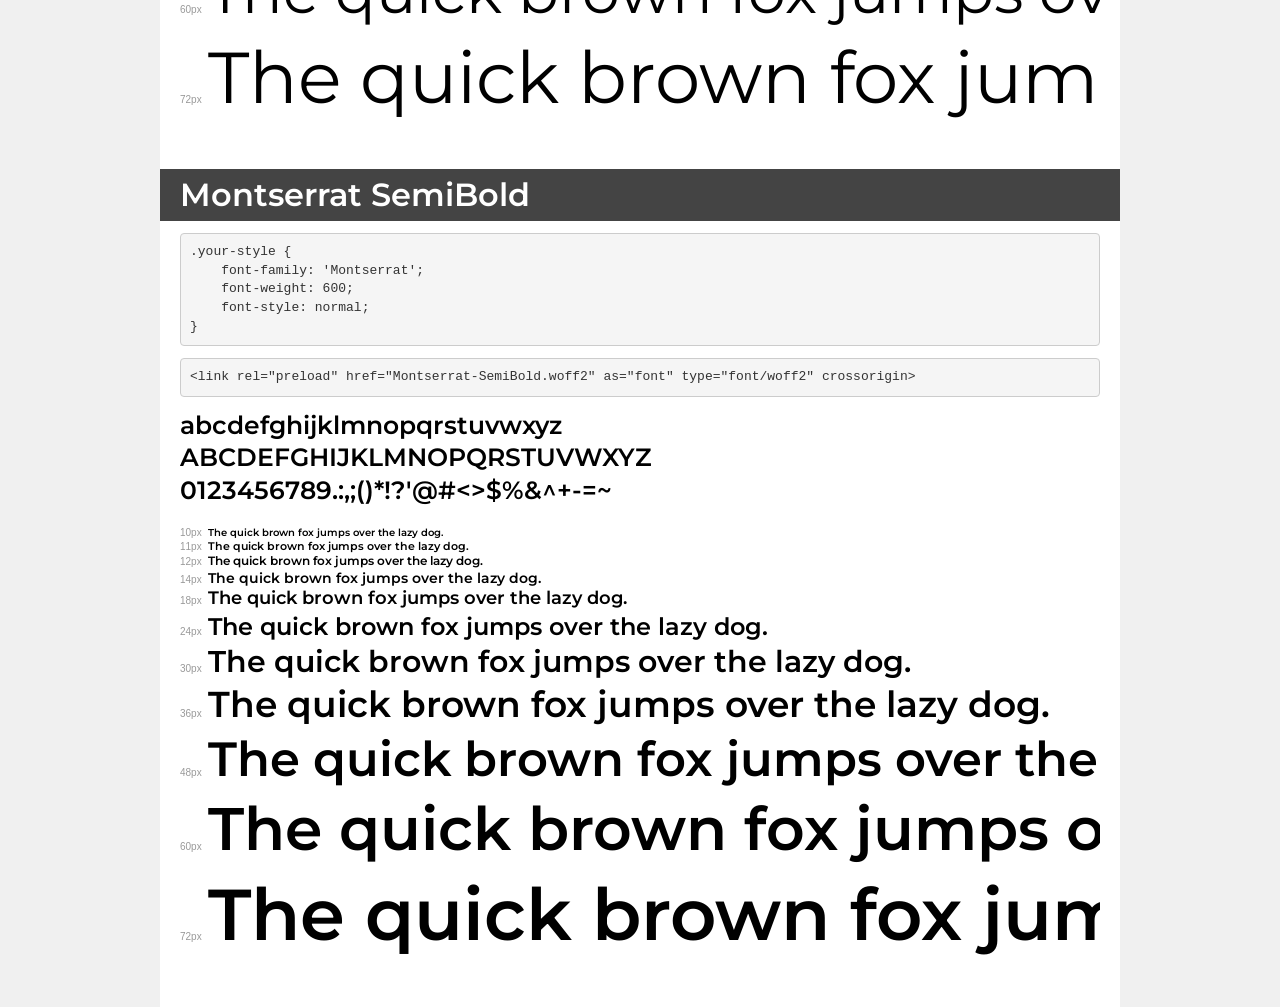
<file: project-03/shared/fonts/demo.html>
<!DOCTYPE html>
<html lang="en">
<head>
    <meta charset="utf-8">
    <meta http-equiv="X-UA-Compatible" content="IE=edge">
    <meta name="viewport" content="width=device-width, initial-scale=1">
    <meta name="robots" content="noindex, noarchive">
    <meta name="format-detection" content="telephone=no">
    <title>Transfonter demo</title>
    <link href="stylesheet.css" rel="stylesheet">
    <style>
        /*
        http://meyerweb.com/eric/tools/css/reset/
        v2.0 | 20110126
        License: none (public domain)
        */
        html, body, div, span, applet, object, iframe,
        h1, h2, h3, h4, h5, h6, p, blockquote, pre,
        a, abbr, acronym, address, big, cite, code,
        del, dfn, em, img, ins, kbd, q, s, samp,
        small, strike, strong, sub, sup, tt, var,
        b, u, i, center,
        dl, dt, dd, ol, ul, li,
        fieldset, form, label, legend,
        table, caption, tbody, tfoot, thead, tr, th, td,
        article, aside, canvas, details, embed,
        figure, figcaption, footer, header, hgroup,
        menu, nav, output, ruby, section, summary,
        time, mark, audio, video {
            margin: 0;
            padding: 0;
            border: 0;
            font-size: 100%;
            font: inherit;
            vertical-align: baseline;
        }
        /* HTML5 display-role reset for older browsers */
        article, aside, details, figcaption, figure,
        footer, header, hgroup, menu, nav, section {
            display: block;
        }
        body {
            line-height: 1;
        }
        ol, ul {
            list-style: none;
        }
        blockquote, q {
            quotes: none;
        }
        blockquote:before, blockquote:after,
        q:before, q:after {
            content: '';
            content: none;
        }
        table {
            border-collapse: collapse;
            border-spacing: 0;
        }
        /* demo styles */
        body {
            background: #f0f0f0;
            color: #000;
        }
        .page {
            background: #fff;
            width: 920px;
            margin: 0 auto;
            padding: 20px 20px 0 20px;
            overflow: hidden;
        }
        .font-container {
            overflow-x: auto;
            overflow-y: hidden;
            margin-bottom: 40px;
            line-height: 1.3;
            white-space: nowrap;
            padding-bottom: 5px;
        }
        h1 {
            position: relative;
            background: #444;
            font-size: 32px;
            color: #fff;
            padding: 10px 20px;
            margin: 0 -20px 12px -20px;
        }
        .letters {
            font-size: 25px;
            margin-bottom: 20px;
        }
        .s10:before {
            content: '10px';
        }
        .s11:before {
            content: '11px';
        }
        .s12:before {
            content: '12px';
        }
        .s14:before {
            content: '14px';
        }
        .s18:before {
            content: '18px';
        }
        .s24:before {
            content: '24px';
        }
        .s30:before {
            content: '30px';
        }
        .s36:before {
            content: '36px';
        }
        .s48:before {
            content: '48px';
        }
        .s60:before {
            content: '60px';
        }
        .s72:before {
            content: '72px';
        }
        .s10:before, .s11:before, .s12:before, .s14:before,
        .s18:before, .s24:before, .s30:before, .s36:before,
        .s48:before, .s60:before, .s72:before {
            font-family: Arial, sans-serif;
            font-size: 10px;
            font-weight: normal;
            font-style: normal;
            color: #999;
            padding-right: 6px;
        }
        pre {
            display: block;
            padding: 9px;
            margin: 0 0 12px;
            font-family: Monaco, Menlo, Consolas, "Courier New", monospace;
            font-size: 13px;
            line-height: 1.428571429;
            color: #333;
            font-weight: normal;
            font-style: normal;
            background-color: #f5f5f5;
            border: 1px solid #ccc;
            overflow-x: auto;
            border-radius: 4px;
        }
        /* responsive */
        @media (max-width: 959px) {
            .page {
                width: auto;
                margin: 0;
            }
        }
    </style>
</head>
<body>
<div class="page">
    <div class="demo">
        <h1 style="font-family: 'Montserrat Alternates'; font-weight: 500; font-style: normal;">Montserrat Alternates Medium</h1>
        <pre title="Usage">.your-style {
    font-family: 'Montserrat Alternates';
    font-weight: 500;
    font-style: normal;
}</pre>
        <pre title="Preload (optional)">
&lt;link rel=&quot;preload&quot; href=&quot;MontserratAlternates-Medium.woff2&quot; as=&quot;font&quot; type=&quot;font/woff2&quot; crossorigin&gt;</pre>
        <div class="font-container" style="font-family: 'Montserrat Alternates'; font-weight: 500; font-style: normal;">
            <p class="letters">
                abcdefghijklmnopqrstuvwxyz<br>
ABCDEFGHIJKLMNOPQRSTUVWXYZ<br>
                0123456789.:,;()*!?'@#&lt;&gt;$%&^+-=~
            </p>
            <p class="s10" style="font-size: 10px;">The quick brown fox jumps over the lazy dog.</p>
            <p class="s11" style="font-size: 11px;">The quick brown fox jumps over the lazy dog.</p>
            <p class="s12" style="font-size: 12px;">The quick brown fox jumps over the lazy dog.</p>
            <p class="s14" style="font-size: 14px;">The quick brown fox jumps over the lazy dog.</p>
            <p class="s18" style="font-size: 18px;">The quick brown fox jumps over the lazy dog.</p>
            <p class="s24" style="font-size: 24px;">The quick brown fox jumps over the lazy dog.</p>
            <p class="s30" style="font-size: 30px;">The quick brown fox jumps over the lazy dog.</p>
            <p class="s36" style="font-size: 36px;">The quick brown fox jumps over the lazy dog.</p>
            <p class="s48" style="font-size: 48px;">The quick brown fox jumps over the lazy dog.</p>
            <p class="s60" style="font-size: 60px;">The quick brown fox jumps over the lazy dog.</p>
            <p class="s72" style="font-size: 72px;">The quick brown fox jumps over the lazy dog.</p>
        </div>
    </div>

    <div class="demo">
        <h1 style="font-family: 'Montserrat Alternates'; font-weight: 600; font-style: normal;">Montserrat Alternates SemiBold</h1>
        <pre title="Usage">.your-style {
    font-family: 'Montserrat Alternates';
    font-weight: 600;
    font-style: normal;
}</pre>
        <pre title="Preload (optional)">
&lt;link rel=&quot;preload&quot; href=&quot;MontserratAlternates-SemiBold.woff2&quot; as=&quot;font&quot; type=&quot;font/woff2&quot; crossorigin&gt;</pre>
        <div class="font-container" style="font-family: 'Montserrat Alternates'; font-weight: 600; font-style: normal;">
            <p class="letters">
                abcdefghijklmnopqrstuvwxyz<br>
ABCDEFGHIJKLMNOPQRSTUVWXYZ<br>
                0123456789.:,;()*!?'@#&lt;&gt;$%&^+-=~
            </p>
            <p class="s10" style="font-size: 10px;">The quick brown fox jumps over the lazy dog.</p>
            <p class="s11" style="font-size: 11px;">The quick brown fox jumps over the lazy dog.</p>
            <p class="s12" style="font-size: 12px;">The quick brown fox jumps over the lazy dog.</p>
            <p class="s14" style="font-size: 14px;">The quick brown fox jumps over the lazy dog.</p>
            <p class="s18" style="font-size: 18px;">The quick brown fox jumps over the lazy dog.</p>
            <p class="s24" style="font-size: 24px;">The quick brown fox jumps over the lazy dog.</p>
            <p class="s30" style="font-size: 30px;">The quick brown fox jumps over the lazy dog.</p>
            <p class="s36" style="font-size: 36px;">The quick brown fox jumps over the lazy dog.</p>
            <p class="s48" style="font-size: 48px;">The quick brown fox jumps over the lazy dog.</p>
            <p class="s60" style="font-size: 60px;">The quick brown fox jumps over the lazy dog.</p>
            <p class="s72" style="font-size: 72px;">The quick brown fox jumps over the lazy dog.</p>
        </div>
    </div>

    <div class="demo">
        <h1 style="font-family: 'Montserrat'; font-weight: 500; font-style: normal;">Montserrat Medium</h1>
        <pre title="Usage">.your-style {
    font-family: 'Montserrat';
    font-weight: 500;
    font-style: normal;
}</pre>
        <pre title="Preload (optional)">
&lt;link rel=&quot;preload&quot; href=&quot;Montserrat-Medium.woff2&quot; as=&quot;font&quot; type=&quot;font/woff2&quot; crossorigin&gt;</pre>
        <div class="font-container" style="font-family: 'Montserrat'; font-weight: 500; font-style: normal;">
            <p class="letters">
                abcdefghijklmnopqrstuvwxyz<br>
ABCDEFGHIJKLMNOPQRSTUVWXYZ<br>
                0123456789.:,;()*!?'@#&lt;&gt;$%&^+-=~
            </p>
            <p class="s10" style="font-size: 10px;">The quick brown fox jumps over the lazy dog.</p>
            <p class="s11" style="font-size: 11px;">The quick brown fox jumps over the lazy dog.</p>
            <p class="s12" style="font-size: 12px;">The quick brown fox jumps over the lazy dog.</p>
            <p class="s14" style="font-size: 14px;">The quick brown fox jumps over the lazy dog.</p>
            <p class="s18" style="font-size: 18px;">The quick brown fox jumps over the lazy dog.</p>
            <p class="s24" style="font-size: 24px;">The quick brown fox jumps over the lazy dog.</p>
            <p class="s30" style="font-size: 30px;">The quick brown fox jumps over the lazy dog.</p>
            <p class="s36" style="font-size: 36px;">The quick brown fox jumps over the lazy dog.</p>
            <p class="s48" style="font-size: 48px;">The quick brown fox jumps over the lazy dog.</p>
            <p class="s60" style="font-size: 60px;">The quick brown fox jumps over the lazy dog.</p>
            <p class="s72" style="font-size: 72px;">The quick brown fox jumps over the lazy dog.</p>
        </div>
    </div>

    <div class="demo">
        <h1 style="font-family: 'Montserrat'; font-weight: normal; font-style: normal;">Montserrat Regular</h1>
        <pre title="Usage">.your-style {
    font-family: 'Montserrat';
    font-weight: normal;
    font-style: normal;
}</pre>
        <pre title="Preload (optional)">
&lt;link rel=&quot;preload&quot; href=&quot;Montserrat-Regular.woff2&quot; as=&quot;font&quot; type=&quot;font/woff2&quot; crossorigin&gt;</pre>
        <div class="font-container" style="font-family: 'Montserrat'; font-weight: normal; font-style: normal;">
            <p class="letters">
                abcdefghijklmnopqrstuvwxyz<br>
ABCDEFGHIJKLMNOPQRSTUVWXYZ<br>
                0123456789.:,;()*!?'@#&lt;&gt;$%&^+-=~
            </p>
            <p class="s10" style="font-size: 10px;">The quick brown fox jumps over the lazy dog.</p>
            <p class="s11" style="font-size: 11px;">The quick brown fox jumps over the lazy dog.</p>
            <p class="s12" style="font-size: 12px;">The quick brown fox jumps over the lazy dog.</p>
            <p class="s14" style="font-size: 14px;">The quick brown fox jumps over the lazy dog.</p>
            <p class="s18" style="font-size: 18px;">The quick brown fox jumps over the lazy dog.</p>
            <p class="s24" style="font-size: 24px;">The quick brown fox jumps over the lazy dog.</p>
            <p class="s30" style="font-size: 30px;">The quick brown fox jumps over the lazy dog.</p>
            <p class="s36" style="font-size: 36px;">The quick brown fox jumps over the lazy dog.</p>
            <p class="s48" style="font-size: 48px;">The quick brown fox jumps over the lazy dog.</p>
            <p class="s60" style="font-size: 60px;">The quick brown fox jumps over the lazy dog.</p>
            <p class="s72" style="font-size: 72px;">The quick brown fox jumps over the lazy dog.</p>
        </div>
    </div>

    <div class="demo">
        <h1 style="font-family: 'Montserrat'; font-weight: 600; font-style: normal;">Montserrat SemiBold</h1>
        <pre title="Usage">.your-style {
    font-family: 'Montserrat';
    font-weight: 600;
    font-style: normal;
}</pre>
        <pre title="Preload (optional)">
&lt;link rel=&quot;preload&quot; href=&quot;Montserrat-SemiBold.woff2&quot; as=&quot;font&quot; type=&quot;font/woff2&quot; crossorigin&gt;</pre>
        <div class="font-container" style="font-family: 'Montserrat'; font-weight: 600; font-style: normal;">
            <p class="letters">
                abcdefghijklmnopqrstuvwxyz<br>
ABCDEFGHIJKLMNOPQRSTUVWXYZ<br>
                0123456789.:,;()*!?'@#&lt;&gt;$%&^+-=~
            </p>
            <p class="s10" style="font-size: 10px;">The quick brown fox jumps over the lazy dog.</p>
            <p class="s11" style="font-size: 11px;">The quick brown fox jumps over the lazy dog.</p>
            <p class="s12" style="font-size: 12px;">The quick brown fox jumps over the lazy dog.</p>
            <p class="s14" style="font-size: 14px;">The quick brown fox jumps over the lazy dog.</p>
            <p class="s18" style="font-size: 18px;">The quick brown fox jumps over the lazy dog.</p>
            <p class="s24" style="font-size: 24px;">The quick brown fox jumps over the lazy dog.</p>
            <p class="s30" style="font-size: 30px;">The quick brown fox jumps over the lazy dog.</p>
            <p class="s36" style="font-size: 36px;">The quick brown fox jumps over the lazy dog.</p>
            <p class="s48" style="font-size: 48px;">The quick brown fox jumps over the lazy dog.</p>
            <p class="s60" style="font-size: 60px;">The quick brown fox jumps over the lazy dog.</p>
            <p class="s72" style="font-size: 72px;">The quick brown fox jumps over the lazy dog.</p>
        </div>
    </div>

</div>
</body>
</html>
</file>
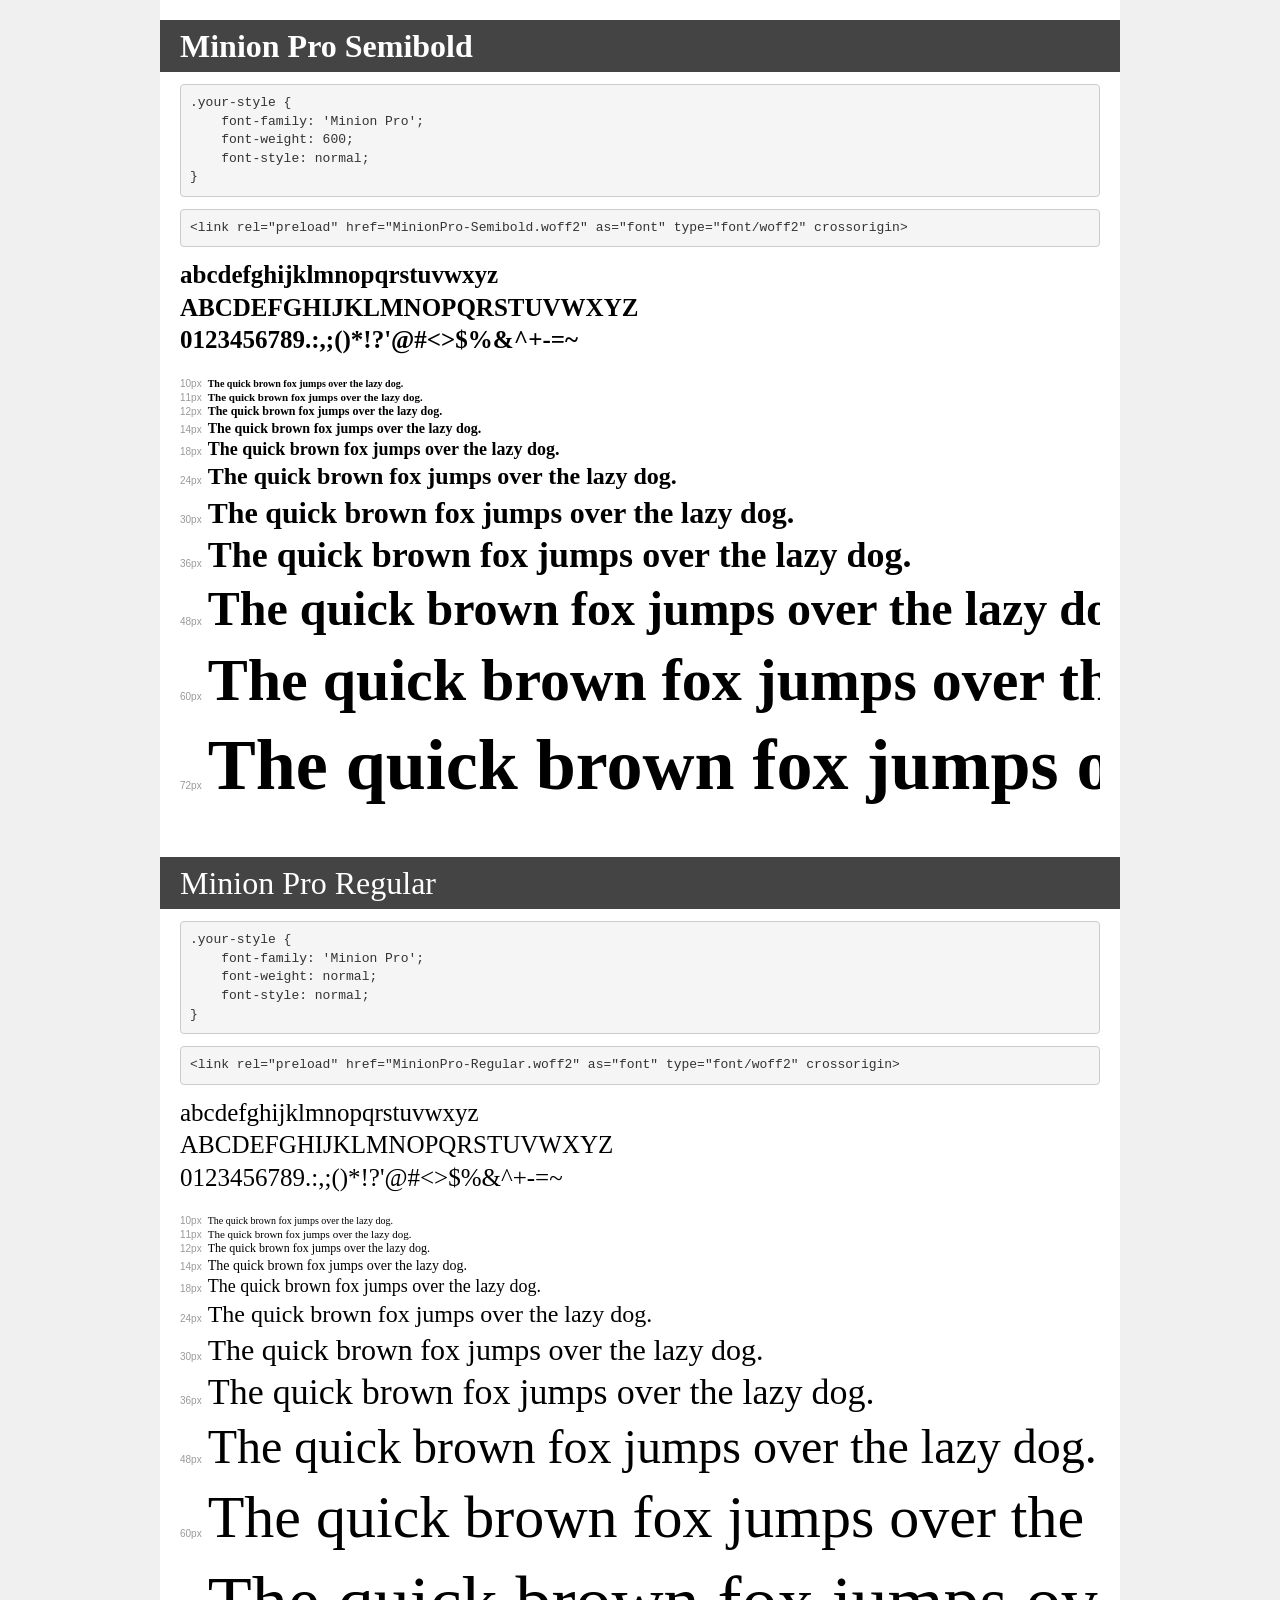
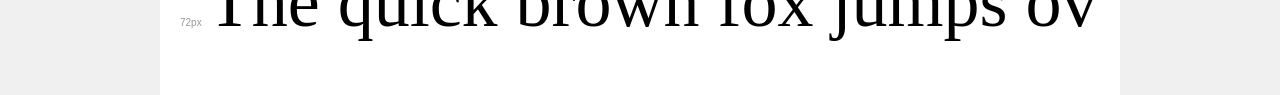
<file: project-03/shared/fonts/demoMinionPro.html>
<!DOCTYPE html>
<html lang="en">
<head>
    <meta charset="utf-8">
    <meta http-equiv="X-UA-Compatible" content="IE=edge">
    <meta name="viewport" content="width=device-width, initial-scale=1">
    <meta name="robots" content="noindex, noarchive">
    <meta name="format-detection" content="telephone=no">
    <title>Transfonter demo</title>
    <link href="stylesheet.css" rel="stylesheet">
    <style>
        /*
        http://meyerweb.com/eric/tools/css/reset/
        v2.0 | 20110126
        License: none (public domain)
        */
        html, body, div, span, applet, object, iframe,
        h1, h2, h3, h4, h5, h6, p, blockquote, pre,
        a, abbr, acronym, address, big, cite, code,
        del, dfn, em, img, ins, kbd, q, s, samp,
        small, strike, strong, sub, sup, tt, var,
        b, u, i, center,
        dl, dt, dd, ol, ul, li,
        fieldset, form, label, legend,
        table, caption, tbody, tfoot, thead, tr, th, td,
        article, aside, canvas, details, embed,
        figure, figcaption, footer, header, hgroup,
        menu, nav, output, ruby, section, summary,
        time, mark, audio, video {
            margin: 0;
            padding: 0;
            border: 0;
            font-size: 100%;
            font: inherit;
            vertical-align: baseline;
        }
        /* HTML5 display-role reset for older browsers */
        article, aside, details, figcaption, figure,
        footer, header, hgroup, menu, nav, section {
            display: block;
        }
        body {
            line-height: 1;
        }
        ol, ul {
            list-style: none;
        }
        blockquote, q {
            quotes: none;
        }
        blockquote:before, blockquote:after,
        q:before, q:after {
            content: '';
            content: none;
        }
        table {
            border-collapse: collapse;
            border-spacing: 0;
        }
        /* demo styles */
        body {
            background: #f0f0f0;
            color: #000;
        }
        .page {
            background: #fff;
            width: 920px;
            margin: 0 auto;
            padding: 20px 20px 0 20px;
            overflow: hidden;
        }
        .font-container {
            overflow-x: auto;
            overflow-y: hidden;
            margin-bottom: 40px;
            line-height: 1.3;
            white-space: nowrap;
            padding-bottom: 5px;
        }
        h1 {
            position: relative;
            background: #444;
            font-size: 32px;
            color: #fff;
            padding: 10px 20px;
            margin: 0 -20px 12px -20px;
        }
        .letters {
            font-size: 25px;
            margin-bottom: 20px;
        }
        .s10:before {
            content: '10px';
        }
        .s11:before {
            content: '11px';
        }
        .s12:before {
            content: '12px';
        }
        .s14:before {
            content: '14px';
        }
        .s18:before {
            content: '18px';
        }
        .s24:before {
            content: '24px';
        }
        .s30:before {
            content: '30px';
        }
        .s36:before {
            content: '36px';
        }
        .s48:before {
            content: '48px';
        }
        .s60:before {
            content: '60px';
        }
        .s72:before {
            content: '72px';
        }
        .s10:before, .s11:before, .s12:before, .s14:before,
        .s18:before, .s24:before, .s30:before, .s36:before,
        .s48:before, .s60:before, .s72:before {
            font-family: Arial, sans-serif;
            font-size: 10px;
            font-weight: normal;
            font-style: normal;
            color: #999;
            padding-right: 6px;
        }
        pre {
            display: block;
            padding: 9px;
            margin: 0 0 12px;
            font-family: Monaco, Menlo, Consolas, "Courier New", monospace;
            font-size: 13px;
            line-height: 1.428571429;
            color: #333;
            font-weight: normal;
            font-style: normal;
            background-color: #f5f5f5;
            border: 1px solid #ccc;
            overflow-x: auto;
            border-radius: 4px;
        }
        /* responsive */
        @media (max-width: 959px) {
            .page {
                width: auto;
                margin: 0;
            }
        }
    </style>
</head>
<body>
<div class="page">
    <div class="demo">
        <h1 style="font-family: 'Minion Pro'; font-weight: 600; font-style: normal;">Minion Pro Semibold</h1>
        <pre title="Usage">.your-style {
    font-family: 'Minion Pro';
    font-weight: 600;
    font-style: normal;
}</pre>
        <pre title="Preload (optional)">
&lt;link rel=&quot;preload&quot; href=&quot;MinionPro-Semibold.woff2&quot; as=&quot;font&quot; type=&quot;font/woff2&quot; crossorigin&gt;</pre>
        <div class="font-container" style="font-family: 'Minion Pro'; font-weight: 600; font-style: normal;">
            <p class="letters">
                abcdefghijklmnopqrstuvwxyz<br>
ABCDEFGHIJKLMNOPQRSTUVWXYZ<br>
                0123456789.:,;()*!?'@#&lt;&gt;$%&^+-=~
            </p>
            <p class="s10" style="font-size: 10px;">The quick brown fox jumps over the lazy dog.</p>
            <p class="s11" style="font-size: 11px;">The quick brown fox jumps over the lazy dog.</p>
            <p class="s12" style="font-size: 12px;">The quick brown fox jumps over the lazy dog.</p>
            <p class="s14" style="font-size: 14px;">The quick brown fox jumps over the lazy dog.</p>
            <p class="s18" style="font-size: 18px;">The quick brown fox jumps over the lazy dog.</p>
            <p class="s24" style="font-size: 24px;">The quick brown fox jumps over the lazy dog.</p>
            <p class="s30" style="font-size: 30px;">The quick brown fox jumps over the lazy dog.</p>
            <p class="s36" style="font-size: 36px;">The quick brown fox jumps over the lazy dog.</p>
            <p class="s48" style="font-size: 48px;">The quick brown fox jumps over the lazy dog.</p>
            <p class="s60" style="font-size: 60px;">The quick brown fox jumps over the lazy dog.</p>
            <p class="s72" style="font-size: 72px;">The quick brown fox jumps over the lazy dog.</p>
        </div>
    </div>

    <div class="demo">
        <h1 style="font-family: 'Minion Pro'; font-weight: normal; font-style: normal;">Minion Pro Regular</h1>
        <pre title="Usage">.your-style {
    font-family: 'Minion Pro';
    font-weight: normal;
    font-style: normal;
}</pre>
        <pre title="Preload (optional)">
&lt;link rel=&quot;preload&quot; href=&quot;MinionPro-Regular.woff2&quot; as=&quot;font&quot; type=&quot;font/woff2&quot; crossorigin&gt;</pre>
        <div class="font-container" style="font-family: 'Minion Pro'; font-weight: normal; font-style: normal;">
            <p class="letters">
                abcdefghijklmnopqrstuvwxyz<br>
ABCDEFGHIJKLMNOPQRSTUVWXYZ<br>
                0123456789.:,;()*!?'@#&lt;&gt;$%&^+-=~
            </p>
            <p class="s10" style="font-size: 10px;">The quick brown fox jumps over the lazy dog.</p>
            <p class="s11" style="font-size: 11px;">The quick brown fox jumps over the lazy dog.</p>
            <p class="s12" style="font-size: 12px;">The quick brown fox jumps over the lazy dog.</p>
            <p class="s14" style="font-size: 14px;">The quick brown fox jumps over the lazy dog.</p>
            <p class="s18" style="font-size: 18px;">The quick brown fox jumps over the lazy dog.</p>
            <p class="s24" style="font-size: 24px;">The quick brown fox jumps over the lazy dog.</p>
            <p class="s30" style="font-size: 30px;">The quick brown fox jumps over the lazy dog.</p>
            <p class="s36" style="font-size: 36px;">The quick brown fox jumps over the lazy dog.</p>
            <p class="s48" style="font-size: 48px;">The quick brown fox jumps over the lazy dog.</p>
            <p class="s60" style="font-size: 60px;">The quick brown fox jumps over the lazy dog.</p>
            <p class="s72" style="font-size: 72px;">The quick brown fox jumps over the lazy dog.</p>
        </div>
    </div>

</div>
</body>
</html>
</file>
<file: project-01/assets/styles.css>
/* reset */
*{margin: 0;padding: 0; box-sizing: border-box;}
li{list-style: none;}
img{max-width: 100%; display: block;}
a{text-decoration: none; color: #402F00;}
button{background: none; border: 0 none; cursor: pointer; font: 400 15px/17px 'Roboto', sans-serif;}

h2,h3{font-family: 'Domine', serif;}

body{font: 500 17px/1.5 'Quicksand', sans-serif; color: #402F00;
     /* background: url("images/bg.jpg") center top no-repeat; */
    }

/* .wrapper{opacity: 0.7;} */
.wrapper{padding-top: 100px; overflow: hidden;}
.container{ max-width: 1400px; margin: 0 auto;}
.header {padding: 26px 0; position: fixed; transition: padding 0.5s ease; left: 0; top: -1px; width: 100%; background-color: white; z-index: 9;}
.header.fixed-header{ padding: 8px 0;  box-shadow: 0px 3px 12px 0px rgba(0, 0, 0, 0.09);}
.header .container{display: flex; align-items: center;}
.header .logo img{display: block;}
.mbMenu,.btnClose{display: none;}
.menu{flex: 1; display: flex; justify-content: flex-end;}
.menu ul{ display: flex; margin-right: 42px; }
.menu li{ font-size: 16px; margin-left: 32px;}
.menu li a{ padding: 5px 10px; font-weight: 600; display: block; transition: all 0.5s ease;}
.menu li a:hover{color: #000000;}
.btn-login{border: solid 1px #402F00; border-radius: 3px; background-color: white; padding: 12px 15px; display: flex; align-items: center;  transition: all 0.5s ease;}
.btn-login span{margin-left: 10px; color: #402F00;}
.btn-login:hover{background: #FFCB40;}

.btn-bordered{border: solid 1px #402F00; border-radius: 3px; padding: 12px 51px 12px 36px; display: inline-block;  text-transform: uppercase; position: relative; font-size: 14px; transition: all 0.5s ease; background-color: rgba(255, 184, 0, 0);}
.btn-bordered:hover{background-color: rgba(255, 184, 0, 1);}

.btn-bordered::after{content: ""; position: absolute; height: 6px; width: 6px; border-right: solid 1px black; border-bottom: solid 1px black; right: 31px; top: 18px; transform: rotate(-45deg);}

.btn-bordered.sm{
    padding: 12px 39px 12px 26px; 
}

/* <!-- Banner Section --> */
.bannerSection .container{display: flex;}
.bannerSection .bannerContent{ width: 50%; padding: 129px 0 148px 0;}
.bannerSection .bannerContent em{font-style: normal; color: #FFCB40;}
.bannerSection .bannerContent h2{ color: white; font: normal 60px/1.3 'Domine', serif; margin-bottom: 20px; word-spacing: 10.4px;}
.bannerSection .bannerContent strong{color: white; font-size: 21px; display: block; margin-bottom: 43px; word-spacing: 1.4px;}
.bannerSection .banner1{background: url("../assets/images/bannerbg.jpg") center bottom no-repeat;}

.btn-action{ background: #735CF7; color: white; font-family: 'Roboto', sans-serif; font-size: 15px; padding: 16px 29px; display: inline-block; font-family: 'Roboto', sans-serif; border-radius: 4px; word-spacing: 5px;     letter-spacing: 0.6px; text-transform: uppercase;  transition: all 0.5s ease;}
.btn-action:hover{ background-color: #FFCB40;}

/* <!-- Business Development Section --> */
.bdContainer{padding: 103px 0 113px;}
.bdHeader{display: flex; margin-bottom: 32px;}
.bdHeader h2{font: normal 42px/1.2 'Domine', serif; flex: 1; padding-right: 15%;}
.bdContent{display: flex; justify-content: space-between; position: relative; margin-bottom: 10px;}
.bdContent::after{content: ""; position: absolute; left: 50%; top: 0; height: calc(100% - 22px); border-left: solid 1px rgba(0, 0, 0, 0.1) ; }
.bdContent .contentBlock{width: 44%;}
.bdContent .contentBlock p{margin-bottom: 22px;}

.bdCards{display: flex; justify-content: space-between;}
.bdCards .cardItem{box-shadow: 0px 3px 12px 0px rgba(0, 0, 0, 0.09) ; border-radius: 4px; height: 170px; width: 23.4%; position: relative; padding: 20px 0 0 28px; background: white url(../assets/images/cardItemBG.png) left bottom no-repeat;}

.bdCards .cardItem strong{ font: 400 48px 'Rowdies', cursive; color: #FFB800; display: block; margin-bottom: 4px;}
.bdCards .cardItem strong span{color: #261C00; font-family: 'Quicksand', sans-serif; margin-left: -6px;}
.bdCards .cardItem i{font-size: 20px; font-style: normal; font-weight: 600; }
.itemIcon{position: absolute; bottom: 0px; right: 12px;}
.cardItem.item1 .itemIcon{right: 0px;}

.cardItem.item3 {padding: 18px 28px 3px 28px;}
.cardItem.item3 strong {font-size: 21px; font-family: 'Roboto', sans-serif; color: #261C00; margin-bottom: 12px;}
.iconGrid{display: flex; flex-wrap: wrap; position: relative;}
.iconGrid::after{content: ""; position: absolute; width: 100%; border-bottom:  solid 1px #261C000D; top: 50%;}
.iconGrid div{width: 33.33%; height: 54px; border-right: solid 1px #261C000D; display: flex; justify-content: center; align-items: center;}
.iconGrid div:nth-child(3),.iconGrid div:last-child{border-right: 0 none;}

.cardItem.item4{padding: 11px 28px 0 29px; position: relative;}
.cardItem.item4 div{display: flex; margin-bottom: 6px;}
.cardItem.item4 div strong{flex: 1;}
.cardItem.item4 div span{margin-top: 10px;}
.cardItem.item4 .ratingPoints{ display: block; font-size: 20px; font-weight: 700;}
.cardItem.item4 a{position: absolute; right: 27px; bottom: 17px; font-weight: 700; font-size: 14px; color: #6551FD; padding-right: 16px;}
.cardItem.item4 a:hover{text-decoration: underline;}

/* <!-- Theme Support Section --> */
.tsContainer{ position: relative;}
.tsContainer::before{content: ""; position: absolute; width: 50%; left: 0; top: 0; height: 100%; background: #FFCB40; z-index: 1;}
.tsContainer .container{background: #FFCB40; padding-top: 56px; padding-bottom: 102px; position: relative; z-index: 2;}
.tsContainer h2{ font-size: 48px;line-height: 1.3;}
.tsContainer h2 small{ font-size: 34px; display: block;}
.tsHeader{margin-bottom: 38px;}
.tsNav {padding-right: 7%; margin-bottom: 50px;}
.tsNav ul{ display: flex; border-left: solid 1px #BF8B00; border-right: solid 1px #BF8B00;}
.tsNav ul li{border-right: dotted 1px white;}
.tsNav ul li:last-child{border: 0 none;}
.tsNav ul li a{display: block; text-align: center; font: 700 14px/1.2 'Domine', serif; padding: 4px; text-decoration: underline;}
.tsNav ul li a:hover{color:#6D55F5; text-decoration: none;}

.tsSlider{}

.tsSlider .slick-arrow.slick-prev,.tsSlider .slick-arrow.slick-next{height: 44px; width: 44px; border-radius: 50%; overflow: hidden; border: solid 1px black; text-indent: 50px; position: absolute; right: -70px; background-color: white;transition: all 0.5s ease; background-color: white;}
.tsSlider .slick-arrow.slick-prev:hover,.tsSlider .slick-arrow.slick-next:hover{background-color: #FFB800;}


.slick-arrow.slick-prev{background: white url(../assets/images/sliderArrowLeft.png) center center no-repeat; bottom: 144px; right: -106px;}
.slick-arrow.slick-next{background: white url(../assets/images/sliderArrowRight.png.png) center center no-repeat; bottom: 215px; right: -106px;}

.SliderItemWrapper{padding-right: 70px;}
.SliderItem{ position: relative; border-radius: 20px; overflow: hidden;}
.SliderItem img{width: 100%;}
.SliderItem .imgCaption{ position: absolute; bottom: 0; width: 100%; padding: 22px 38px 32px 40px; background: white; }
.SliderItem .imgCaption h3{font-size: 24px; font-weight: 700;}
.SliderItem .imgCaption p{font-size: 16px; font-weight: 400;margin-bottom: 22px;}
.buttonSet{display: flex; justify-content: space-between; align-items: center;}
.buttonSet .btn-chat{border: solid 1px black; border-radius: 4px; padding: 7px 12px; display: flex; align-items: center;transition: all 0.5s ease; background-color: white;}
.buttonSet .btn-chat:hover{background-color: #FFB800;}
.buttonSet .btn-chat .chatIcon{display: flex; margin-right: 4px;}
.buttonSet a.btnLink{color: #6551FD; font-size: 14px; padding-right: 15px; position: relative; }
.buttonSet a.btnLink:hover{text-decoration: underline;}
.buttonSet a.btnLink::after{content: ""; position: absolute; height: 6px; width: 6px; border-right: solid 1px black; border-bottom: solid 1px black; right: 0; top: 6px; transform: rotate(-45deg);}

/* <!-- Our Services Section  --> */
.osContainer{background: #EDD9F3;}
.osContainer .container{ padding-top: 72px; padding-bottom: 109px;}
.osHeader{display: flex;margin-bottom: 47px;}
.osHeader h2{flex: 1; font-size: 48px; font-family: 'Cormorant Garamond', serif; line-height: 1;}
.osContent{background: white; display: flex;}
.tabsListWrapper{background: #F9F8F880; position: relative;}
.tabsListWrapper::before{content: ""; position: absolute; width: 1px; height: 100%; right: 0; top: 0; background-color: #DCDCDC4D;}
.tabsListWrapper .slick-track{display: flex !important; flex-direction: column; width: 356px; z-index: 2;}
.tabsListWrapper .slick-track .slick-slide{ width: 100% !important; padding: 22px 15px 23px 16px; border-top: solid 1px #DCDCDC4D; border-left: solid 2px white; display: flex; align-items: center; cursor: pointer;}
.tabsListWrapper .slick-track .slick-slide span{display: flex; width: 40px; height: 40px; border-radius: 50%; overflow: hidden; justify-content: center; align-items: center; background-color: #FFEEBF;}
.tabsListWrapper .slick-track .slick-slide strong{flex: 1; font: 700 17px/2 'Domine', serif; padding-left: 18px;}
.tabsListWrapper .slick-track .slick-slide.slick-current{background: white;border-left: solid 2px #FEBB13;}
.tabcontentWrapper{ flex: 1; max-width: calc(100% - 356px)}
.tabcontent{padding: 34px 63px;}
.tabHeader{margin-bottom: 33px;}
.tabcontent h3{font-size: 28px; line-height: 1.4;}
.gridWrapper{display: flex; flex-wrap: wrap; justify-content: space-between;}
.gridWrapper .gridItem{width: 45%;margin-bottom: 21px; font-size: 16px; padding-right: 10px;}
.gridWrapper .gridItem .icnoImg{margin-bottom: 15px; display: block;}


/* <!-- WP Support Section --> */
.wpsContainer{padding-top: 92px;padding-bottom: 99px;}
.wpsContainer .logoSlider{display: flex;}
.wpsContainer .logoSlider .logoItem{border: solid 1px black; flex: 1; margin-right: 30px; display: flex; justify-content: center; align-items: center; height: 100px;}
.wpsContainer .logoSlider .logoItem:last-child{margin-right: 0;}

.wpSupportContent{text-align: center; padding-top: 63px; }
.whyUs{padding-bottom: 100px;}
.whyUs h2{font-size: 42px; margin-bottom: 9px;}
.whyUs .whyUsContent{max-width: 72%; margin: 0 auto;}
.whyUs .whyUsContent p{margin-bottom: 18px;}

.supportServices{position: relative; color: white; background: #261C00; padding-top: 114px; padding-bottom: 57px;}
.guaranteeImg{position: absolute; left: 50%; top: 0; transform: translate(-50%, -50%);}
.supportServices .supportServicesContent{max-width: 69%; margin: 0 auto;}
.supportServices .supportServicesContent p{ margin-bottom: 18px;}
.supportServices .supportServicesContent p.lessWidth{ max-width: 60%; margin: 0 auto; }
.supportServices h3{font-size: 24px; color: #FFCB40; margin-bottom: 5px;}

/* <!-- Portfolio Slider --> */
.psContainer{ background-color: #FFCB40; overflow: hidden;}
.psContainer .container{position: relative; padding-bottom: 77px;}
.psContainer .container::before{ content: ""; position: absolute; right: 82.6%; top: 0; height: 100%; width: 50%; background: url("../assets/images/portfolioSliderBG.png");}
.psContainer .container::after{ content: ""; position: absolute; left: 108%; top: 8px; height: 600px; width: 600px; border-radius: 50%; background-color: #FFEEBF;}
.psContainer .slick-list{overflow: visible !important;}
.psContainer .slideItem{display: flex; justify-content: space-between;}
.projectImg{margin-top: 126px; flex: 1; position: relative;}
.projectImg img{position: absolute; left: -18.5%;}

.projectDetails{width: 45%; padding-top: 50px;}
.projectHeader{display: flex; border-bottom: solid 1px #BF8B00; padding: 15px 0;}
.projectLogo{flex: 1;}
.projectLink{display: flex; align-items: center;}
.projectLink a{font-size: 14px; font-weight: 700; text-decoration: underline;}
.projectLink a:hover{text-decoration: none;}

.projectDetail{padding-top: 30px; padding-bottom: 28px;}
h3.projectHeading{font-size: 32px; font-family: 'Domine', serif; font-weight: 700; line-height: 1.2; margin-bottom: 10px;}
.projectDescription{margin-bottom: 40px;}
.projectDescription p{font-size: 17px;}

.projectMilestone{ padding-bottom: 32px; border-bottom: solid 1px #BF8B00; padding-right: 55px}
.projectMilestone h4{font-size: 20px;font-family: 'Domine', serif; font-weight: 700;margin-bottom: 18px;}
.successDetail{display: flex; justify-content: space-between;}

.projectPoints{ text-align: center; }
.projectPoints:first-child{margin-right: 40px;}
.projectPoints div{font-size: 42px; font-family: 'Roboto', sans-serif; font-weight: 300; line-height: 1.2;}
.projectPoints div b{font-weight: 900;}
.projectPoints span{font-size: 15px;}

.psContainer .slick-dots{ display: flex; padding-left: 55%;}
.psContainer .slick-dots li button{width: 12px; height: 12px; text-indent: -150px; overflow: hidden; background-color: #FFEEBF; border-radius: 50%; margin-right: 10px;}
.psContainer .slick-dots li.slick-active button{background-color: #261C00;}

/* <!-- Client's Testimonials --> */
.ctContainer{}
.ctContainer .container{padding-top: 104px;padding-bottom: 144px;}
.ctHeader{display: flex; margin-bottom: 45px;}
.ctHeading{flex: 1;}
.ctHeading h2{ font-size: 48px; max-width: 64%; line-height: 1.1; margin-bottom: 12px; }
.ctHeading small {font-size: 18px;}

.ctcontent{display: flex; justify-content: space-between;}
.ctitem{width: 49%; border-radius: 4px; box-shadow: 0 3px 6px 0 rgba(57, 53, 54, 0.25); padding: 36px 50px;}
.ctitemHeader{ display: flex; margin-bottom: 18px; align-items: center;}
.clientDetails{flex: 1; display: flex; align-items: center;}
.clientImg{margin-right: 20px;}
.clientDetail h4{font-size: 21px; font-family: 'Domine', serif; font-weight: 700;}
.clientDetail span{font-size: 15px; font-weight: 400;}
.ctitemTestimonial p{font-size: 21px;margin-bottom: 8px;}

.blContainer{background: #EDD9F3;}
.blContainer .container{display: flex; padding-top: 100px; padding-bottom: 119px; justify-content: space-between;}
.blContainer .blitem{width: 27%;}
.blContainer .blitem .bltime{font-size: 14px; display: block; margin-bottom: 15px;}
.blContainer .blitem .blHeader{font-size: 24px; margin-bottom: 18px; line-height: 1.2;}
.blContainer .blitem .blContent{font-size: 16px;}

.footerMain{background: #393536; color: white; padding-top: 71px; font-size: 16px;}
.footerMain a{ color: white;}
.footerMain a:hover{color: #FFB800;}
.footerDetails{display: flex;padding-bottom: 33px;}
.footerNav{flex: 1;}
.footerNav h6{font-size: 16px; margin-bottom: 24px;}
.footerNav li{line-height: 2;}

.footerBottomLine {border-top: solid 1px #DCDCDC4D; display: flex; width: 63%; padding: 29px 0px; align-items:  center;}
.footerlogo,.paymentCards{flex: 1;}
.paymentCards span{display: block; font-size: 13px; margin-bottom: 8px;}
.socialLinksList{display: flex; margin-top: 24px;}
.socialLinksList a{margin: 0 11px 0 22px;}

address{font-style: normal;padding-top: 4px; margin-bottom: 21px;}
.cuntryIcon{display: flex; align-items: center; margin-bottom: 4px; }
.cuntryIcon span{margin-right: 10px;}
.footerMain a.contactEmail{display: inline-block; margin-bottom: 10px; color: #A89DFB; font-size: 15px; margin-top: 14px; text-decoration: underline;}
.footerMain a.contactEmail:hover{text-decoration: none;}
.contactLocation{ display: block; margin-bottom: 9px;}
.contactNo{ margin-bottom: 7px; display: flex; align-items: center; letter-spacing: 2px;}
.contactNo span{margin-right: 15px;}

.footerBottom{background: white; padding: 22px 0;}
.BottomContent{width: 63%; display: flex; padding-right: 22px;}
.BottomContent ul{display: flex; flex: 1;}
.BottomContent ul li{margin-right: 26px; font-size: 13px;}
.BottomContent ul a:hover{ text-decoration: underline;}
.BottomContent span{font-size: 14px;}









/* // `xxxl` applies to x-large devices (large desktops, less than 1400px) */
@media (max-width: 1599.98px) { 
    .container{max-width: calc(100% - 180px);}
    .btn-login{padding: 6px 10px;}
    .menu li{font-size: 14px;}
    .bannerSection .bannerContent{padding: 90px 0;}
    .bannerSection .bannerContent h2{font-size: 45px;}
    .bdContainer{padding: 90px 0;}
    .tsContainer .container,.osContainer .container,.ctContainer .container,.blContainer .container{padding-bottom: 90px;}
    .bdCards .cardItem{height: auto;}
    .iconGrid div{height: 44px;}
    .whyUs h2,.bdHeader h2,.bdCards .cardItem strong,.projectPoints div{font-size: 30px;}
    .cardItem.item3 strong,.ctitemTestimonial p,.projectMilestone h4,.tabsListWrapper .slick-track .slick-slide strong{font-size: 16px;}
    .bdCards .cardItem i,.cardItem.item4 .ratingPoints,.supportServices h3{font-size: 17px; line-height: 1.2;}
    .tsContainer h2,.ctHeading h2,.osHeader h2 {font-size: 38px;}
    .tsContainer h2 small{font-size: 26px;}
    h3.projectHeading,.blContainer .blitem .blHeader,.tabcontent h3{font-size: 20px;}
    .tabHeader p,.gridWrapper .gridItem,.whyUs .whyUsContent p,.supportServices .supportServicesContent p,.projectPoints span,.projectDescription p,.blContainer .blitem .blContent,.footerMain{font-size: 16px;}

    .wpsContainer .logoSlider .logoItem{height: 60px; padding: 10px 0;}
    .wpsContainer .logoSlider .logoItem img{ max-height: 100%;}
    .tabsListWrapper .slick-track .slick-slide{padding: 15px;}

    .btn-bordered,.btn-bordered.sm{padding: 8px 51px 8px 36px;}
    .btn-bordered::after{top: 14px;}
 }


/* // `xxl` applies to x-large devices (large desktops, less than 1400px) */
@media (min-width: 1200px) and (max-width: 1399.98px) { 
    .menu ul{margin-right: 10px;}
    .menu li{ margin-left: 10px;}
    .tsContainer h2,.ctHeading h2,.osHeader h2 {font-size: 30px;}
    .tsContainer h2 small{font-size: 20px;}
 }

 
/* // `xl` applies to large devices (desktops, less than 1200px) */
@media (min-width: 992px) and (max-width: 1199.98px) { 

}
@media (max-width: 1199.98px) { 
    .wrapper{padding-top: 52px;}
    .container{ max-width: calc(100% - 40px); }
    .mbMenu,.btnClose{display: block;}
    .logo{flex: 1;}
    .header .logo img{max-width: 150px;}
    .mbMenu{border: solid 1px #402F00; border-radius: 3px; padding: 8px; width: 36px; height: 36px; margin-right: 8px;}
    .mbMenu span{display: block; height: 2px; background-color: #402F00;}
    .mbMenu span:nth-child(2){margin: 4px 0;}
    .menu{ position: fixed; width: 100%; height: 100%; top: 0; left: -100%; transition: left 0.2s ease; background-color: white; }
    .menu.active{left: 0;}
    .menu ul{display: block; padding: 60px 0; margin-right: 0; width: 100%;}
    .btnClose{border: solid 1px #402F00; border-radius: 3px; padding: 6px 12px ; display: inline-block;  text-transform: uppercase; position: absolute; font-size: 14px; transition: all 0.5s ease; background-color: rgba(255, 184, 0, 0); right: 14px; top: 14px;}
    .btnClose:hover{background-color: rgba(255, 184, 0, 1);}

    .header { padding: 8px 0;}
}

/* // `md` applies to small devices (landscape phones, less than 768px) */
@media (max-width: 767.98px) { .container{ max-width: calc(100% - 20px); }  
.bannerSection .banner1{background-image: url(../assets/images/banner2.jpg) ; background-size: cover;}
.bannerSection .bannerContent{flex: 1;}
.bannerSection .bannerContent,.bdContainer,.ctContainer .container,.blContainer .container,.wpsContainer,.footerMain {
    padding: 40px 0;
}
.wpSupportContent{padding-top: 40px;}
.osContainer .container{padding-top: 40px; padding-bottom: 40px;}
.bannerSection .bannerContent h2 {
    font-size: 28px;
}

.btn-action{padding: 10px 20px;}

.bdHeader,.bdContent,.ctHeader,.ctcontent,.blContainer .container,.footerDetails,.footerBottomLine,.BottomContent,.osHeader{flex-direction: column;}
.bdHeader h2{padding-right: 0;}
.bdHeader span img{ max-width: 150px;}
.bdContent .contentBlock,.ctitem,.blContainer .blitem,.footerBottomLine,.BottomContent{width: 100%;}
.bdContent::after{display: none;}
.whyUs h2, .bdHeader h2, .bdCards .cardItem strong, .projectPoints div {
    font-size: 25px;
}
.bdCards{flex-wrap: wrap;}
.bdCards .cardItem{width: 50%; height: 160px;}

.cardItem.item1 .itemIcon{max-width: 62%;}
.cardItem.item2 .itemIcon{max-width: 32%;}
.cardItem.item3,.cardItem.item4 {
    padding: 18px 8px 3px 8px;
}

.bdCards .cardItem i, .cardItem.item4 .ratingPoints, .supportServices h3{font-size: 15px;}

.cardItem.item3 strong, .ctitemTestimonial p, .projectMilestone h4, .tabsListWrapper .slick-track .slick-slide strong{font-size: 16px;}

.tsContainer h2, .ctHeading h2, .osHeader h2 {
    font-size: 28px;
    margin-bottom: 20px;
}
.ctHeading,.ctHeader{margin-bottom: 20px;}
.ctHeading h2{max-width: 100%;}
.ctitem{padding: 10px; margin-bottom: 20px;}
.blContainer .blitem{margin-bottom: 20px;}
.psContainer{padding-top: 10px;}

.footerNav{margin-bottom: 20px;}
.BottomContent ul{margin-bottom: 8px;}
.BottomContent ul li{margin-right: 10px;}
.footerBottomLine{ align-items: flex-start;}
.footerlogo{margin-bottom: 20px;}

.supportServices .supportServicesContent p.lessWidth { max-width: 80%;}
.tsNav{padding-right: 10px; margin-bottom: 20px;}
.tsNav ul{flex-direction: column;}
.tsNav ul li a{text-align: left; padding: 6px;}

.SliderItemWrapper {
    padding-right: 10px;
}
.tsSlider  .slick-slider .slick-list { z-index: 1;}
.tsSlider .slick-arrow.slick-prev, .tsSlider .slick-arrow.slick-next{z-index: 2; bottom: -60px;}
.tsSlider .slick-arrow.slick-prev{ right: 60px;}
.tsSlider .slick-arrow.slick-next{ right: 10px;}

.SliderItem .imgCaption{ position: static; padding: 20px;}

.osContent{display: block;}
.tabsListWrapper .slick-track{
    flex-direction:row;
    width: auto;}
.tabsListWrapper .slick-track .slick-slide{padding: 9px;}
.tabsListWrapper .slick-track .slick-slide strong{display: none;}

.tabcontentWrapper {
    max-width: 100%;
}
.tabcontentWrapper .tabcontent{padding: 20px;}
.gridWrapper{flex-direction: column;}
.gridWrapper .gridItem{width: 100%; display: flex;}
.gridWrapper .gridItem .icnoImg{min-width: 45px; margin-right: 20px;}
.tabsListWrapper .slick-track .slick-slide{border: 0;}
.tabsListWrapper .slick-track .slick-slide.slick-current{border-top: solid 2px #FEBB13; border-left: 0;}
.tabsListWrapper .slick-track .slick-slide.slick-current span{background-color: #FEBB13;}

.psContainer .slideItem{flex-direction: column;}
.psContainer .slideItem .projectImg{margin-top: 40px;}
.psContainer .slideItem .projectImg img{position: static;}
.psContainer .slideItem .projectDetails{width: 100%;}
.psContainer .container {padding-bottom: 40px;}
.psContainer .container::before{right: 0; width: 100%; height: 18%;}
.psContainer .slideItem .projectDetails{padding-top: 0;}
.psContainer .slick-dots{padding-left: 0;}

.ctHeading small{font-size: 16px;}
.footerBottomLine{padding-bottom: 0;}
.footerNav{margin-bottom: 0;}

}
</file>
<file: project-02/assets/css/styles.css>
/* reset */
*{margin: 0;padding: 0; box-sizing: border-box;}
li{list-style: none;}
img{max-width: 100%; display: block;}
a{text-decoration: none;  color: #182044}
button{background: none; border: 0 none; cursor: pointer;}

body{font: 500 17px/1.5 'Inter', sans-serif; color: #182044; }
    /* background: url("../images/homepage.jpg") center top no-repeat;} */

.alignCenter{ text-align: center;}
.sectionTitle{ color: #c77565; text-transform: uppercase; font-size: 13px; font-weight: 400; letter-spacing: 2.6px; display: block; margin-bottom: 32px;}
.sectionHeading{font-size: 74px; font-weight: 500; line-height: 1; margin-bottom: 40px;}

.wrapper{padding-top: 212px; overflow: hidden; }
    /* opacity: 0.6;} */
.container{ max-width: 1200px; margin: 0 auto; padding: 0 15px;}
.header {padding: 45px 0; position: fixed; transition: padding 0.5s ease; left: 0; top: -1px; width: 100%; background-color: white; z-index: 9;}
.header.fixed-header{ padding: 8px 0;  box-shadow: 0px 3px 12px 0px rgba(0, 0, 0, 0.09);}
.header.fixed-header .logo{ width: 120px;}
.header .container{display: flex; align-items: center;}
.header .logo{width: 210px;  transition: all 0.5s ease;}
.header .logo img{display: block;}
.mbMenu,.btnClose{display: none;}
.menu{flex: 1; display: flex; justify-content: flex-end;}
.menu ul.navigation{display: flex; margin-right: 20px; }
.menu li{font-size: 12px; margin-left: 15px;}
.menu li a{padding: 5px 10px; text-transform: uppercase; letter-spacing: 1.4px; display: block; position: relative;}
.menu li a::after{content: ""; position: absolute; left: 10px; bottom: 0; width: 0; border: 2px; height: 2px; background-color: #c77565; transition: all 0.5s ease;}
.menu li:hover a::after{ width: calc(100% - 20px);}

.menu li.parentMenu{position: relative; display: flex;}
.menu li.parentMenu > a{ padding-right: 16px;}
.menu li.parentMenu .ddIcon {position: relative;}
.menu li.parentMenu .ddIcon::after{ content: ""; position: absolute; transform: rotate(45deg); width: 6px; height: 6px; border: solid 1px #182044; border-top-color: transparent; border-left-color: transparent; right: 0; top: 7px; }
.menu li.parentMenu .subMenu{ display: none; position: absolute; top: 100%; background:#f7efed; flex-direction: column; width: 200px; padding: 10px; }
.menu li.parentMenu .subMenu li{margin-left: 0;}
.menu li.parentMenu .subMenu li a::after{display: none;}
.menu li.parentMenu .subMenu li a:hover{text-decoration: underline;}

@media (min-width: 1200px) { 
    .menu li:hover > .subMenu {display: block;}
    }

.btnContact{border-radius:10px; color: white; font-size: 12px; text-transform: uppercase; background-color: #182044; padding: 20px 42px; display: flex; align-items: center;  transition: all 0.5s ease;}
.btnContact img{margin-left: 10px;}
.btnContact:hover{background: #c77565;}
.btnContact.bigBtn{padding: 26px 36px; border-radius: 15px; letter-spacing: 1px; font-size: 14px;}

/* main banner section */
.mainBanner{position: relative; margin-bottom: 40px; }
.bannerContent{position: relative; z-index: 2; padding-top: 90px;padding-bottom: 86px;}
.bannerContent h1{font-size: 110px; font-weight: normal; line-height: 1.03; margin-bottom: 50px; letter-spacing: 3px;}
.bannerContent strong{font-size: 18px; font-weight: normal; display: block; width: 30%; margin-bottom: 50px;}
.bannerImgWrapper{position: absolute; left: calc(50% - 154px); top: 0; width: calc(50% + 150px); height: 100%; background: #daaea6; border-radius: 30px 0 0 30px ; overflow: hidden; }
.bannerImg img{top: 90px; left: 380px; position: absolute; border-radius: 30px 30px 0 0; overflow: hidden;}
.bannerImg figcaption{ position: absolute; left: 0; top: 46%; color: white; font-size: 60px; line-height: 1.4; padding-left: 40px;}
.bannerImg figcaption::before{content: ""; width: 22px; height: 4px; background-color: white; position: absolute; left: 0; top: 48px;}
.sociallist{position: absolute; margin-left: -94px; top:33%}
.sociallist::after {content: ""; width: 2px; height: 165px; background-color: #dadbe1; position: absolute; left: 50%; top: 100%; margin-top: 20px;}
.sociallist li{margin-bottom: 10px;}
.sociallist i{display: flex; width: 30px; height: 30px; border-radius: 50%; border: solid 1px #dadbe1; align-items: center; justify-content: center; }


/* aboutSection section */
.aboutSection{ background: url("../images/aboutBgPattern1.gif") left 35px no-repeat, url("../images/aboutBgPattern2.gif") right bottom no-repeat;
padding: 220px 0 338px 0; text-align: center; position: relative;}
.aboutSection::after{content: ""; position: absolute; background-color: #c77565; width: 124px; height: 6px; border-radius: 4px; left: 50%; bottom: 290px; transform: translateX(-50%); }
.aboutSection h2{margin-bottom: 70px;}
.aboutSection p{font-size: 22px;
    line-height: 1.7; padding: 0 8%;}


/* collabSection section */
.collabSection{margin-bottom: 152px; position: relative;}
.collabSection .sectionHeading{font-size: 34px; margin-top: -20px;}
.collabItemList {padding-top: 10px;}
.collabItemList ul{display: flex; justify-content: space-between; align-items: center;}

/* our Services Section */

.ourServicesSection {margin-bottom: 175px}
.ourServicesSection h2{margin-bottom: 42px;line-height: 1.1;}
.ourServicesSection p{font-size: 24px; padding: 0 60px; margin-bottom: 68px;}
.servicesList {display: flex; justify-content: space-between;}
.servicesList .servicesItem.activeItem{width: 46.6%;}
.servicesList .servicesItem.activeItem .servicesItemImg{position: absolute; left: 45px; top: 34px;}
.servicesList .servicesItem{width: 24%; position: relative; border-radius: 30px; min-height: 450px; overflow: hidden; border: solid 1px #182044; padding: 20px; display: flex; align-items: center; justify-content: center;}
.servicesList .servicesItem p{margin: 0; padding:9px 20px 0px 20px; line-height: 1.3;}
.servicesList .servicesItem .servicesItemLabel{ position: absolute; left: 0; bottom: 0; width: 100%; text-align: left; padding: 0px 29px 23px 29px; font-size: 18px; line-height: 1; }
 
/* FEATURED LECTURES section */
.featuredLecturesSection{margin-bottom: 218px; position: relative;}
.featuredLecturesSection::after{ position: absolute; content: ""; width: 618px; height: 850px; background: url(../images/spotlightBG.gif) no-repeat; right: 0; bottom: -425px;}
.featuredLecturesSection p{ padding: 0 13%; font-size: 22px; line-height: 1.7; margin-bottom: 65px;}

.featuredSlider{position: relative; z-index: 2;}
.sliderItem{display: flex; border-radius: 35px; overflow: hidden; background: #f7efed url(../images/spotlightsliderBG.png) right center no-repeat;}
.sliderItem .sliderImg{width: 51%;}
.sliderItem .sliderImg img{height: 100%; object-fit: cover; object-position: center;}
.sliderContent{flex: 1; text-align: left; padding: 126px 10% 75px 6.4%;}
.sliderContent h3{ font-size: 28px; text-transform: uppercase; margin-bottom: 44px; font-weight: 400; line-height: 1.3; letter-spacing: 7px;}

.sliderContent li{padding: 0 0 14px 26px; position: relative;} 
.sliderContent li::before{ content: ""; position: absolute; left: 0; top: 2px; width: 20px; height: 20px; display: block; background: url(../images/listarrow.png) no-repeat;}

.featuredSlider .slick-arrow{background-color: transparent; height: 75px; width: 75px; border: solid 1px black; bottom: 90px; top: auto;}
.featuredSlider .slick-next.slick-arrow{right: auto; left: 65%;}
.featuredSlider .slick-prev.slick-arrow{right: 36%; left: auto;}


/* testimonial Section */
.testimonialSection{margin-bottom: 178px; position: relative; z-index: 2; }
.testimonialHeader{display: flex; justify-content: space-between; align-items: end; margin-bottom: 88px;}
.testimonialHeader h2{font-size: 77px; line-height: 1.1; margin: 0;}
.headerContent {width: 51%;}
.headerContent p{font-size: 23px; line-height: 1.6;}

.testimonialSlider{width: 114% ;}
.testimonialSlider .testimonialItem{ position: relative; margin-right: 40px; background-color: #182044; width: 628px; min-height: 382px; color: white; border-radius: 30px; padding: 62px 75px 118px;}
.userRating{ margin-bottom: 32px;}
.testimonialItem p{font-size: 15px; line-height: 1.6;}

.testimonialSlider .slick-list{overflow: visible;}
.slick-arrow{height: 82px; width: 82px; z-index: 3; font-size: 0; border-radius: 50%; overflow: hidden; background-color: #d9aea5; position: absolute; top: 50%; margin-top: -40px; }
.slick-arrow::after{content: ""; border: 4px solid #182044; transform-origin: center; width: 0px; height: 0px; left: 50%; top: 50%; margin: -4px 0 0 -4px; position: absolute; transform: rotate(45deg); border-left-color: transparent; border-bottom-color: transparent; }
.slick-prev.slick-arrow{left: 0; margin-left: -40px;  transform: rotate(-180deg);}
.slick-next.slick-arrow{right: 0; margin-left: 0px;}
.slick-arrow.slick-disabled{opacity: 0; cursor: default;}


.userInfo{ position: absolute; display: flex; align-items: center; bottom: 48px; left: 65px;}
.userDP{ margin-right: 18px; height: 57px; width: 57px; overflow: hidden; border-radius: 50%; background-color: #d9aea5;}

.userDetails strong{ display: block; font-size: 15px;}
.userDetails span{ display: block; font-size: 12px; color: #cfd0d9;}

/* artical Section */
.articalSection {margin-bottom: 182px;}
.articalSection .maxWidth{max-width: 900px; margin: 0 auto 62px;}
.articalSection .sectionTitle{margin-bottom: 20px;}
.articalSection .sectionHeading{line-height: 1.1; margin-bottom: 46px;}
.articalSection {font-size: 23px;}

.articalTabs .tabs{ max-width: 790px; margin: 0 auto 60px;}
.articalTabs .tabs li{width: 50%; cursor: pointer;}
.articalTabs .tabs li.slick-current span{ color: #182044;  border-bottom: solid 2px #182044; position: relative; font-weight: 700;}
.articalTabs .tabs li.slick-current span::after{content: ""; position: absolute; left: 0; bottom: 0; height: 2px; width: 100%; background-color: #182044;}
.articalTabs .tabs li span{display: block; border-bottom: solid 2px #b9bcc7; padding: 24px 0; text-transform: uppercase; font-size: 14px;}

.articalTabs .tabs .slick-list{display: block;}
.articalTabs .tabs .slick-track{display: flex;}

.cardsList{display: flex; justify-content: space-between; padding: 25px 0;}
.cardsList .cardItem{width: 31%; display: flex; justify-content: center; align-items: center; min-height: 188px; background-color: #f7efed; border-radius: 20px;}

/* instaCarousal */
.instaCarousal{display: flex;}
.instaImg{position: relative; display: block;}
.instaImg::after,.instaImg::before{content: "";position: absolute; transition: opacity 1s ease; opacity: 0; width: 100%; height: 100%; left: 0; top: 0;}
.instaImg::before{ background: linear-gradient(to bottom,  #9620f4 0%,#dd00b0 43%,#ffc201 100%); background-blend-mode: lighten;}
.instaImg::after{ background: url(../images/instaIcon.png) center center no-repeat; background-size: 40% auto;}
.instaImg:hover::before{opacity: 0.7; }
.instaImg:hover::after{opacity: 1; }


/* contactSection */

.contactSection { padding: 164px 0 156px 0; color: white; background: #182044 url(../images/footerBG.jpg) right bottom no-repeat;}
.contactSection .container{display: flex;}
.contactSection .sectionHeading{margin-bottom: 38px;}
.contactDetails{width: 50%;}
.contactDetails a{color: white;}
.contactDetails p{font-size: 23px;}
.contactDetails ul{margin-top: 54px;}
.contactDetails ul li{display: flex; align-items: center; margin-bottom: 20px; font-size: 21px; }
.contactDetails .iconCircle{width: 60px; height: 60px; display: flex; background-color: #303757; border-radius: 50%; margin-right: 28px; align-items: center; justify-content: center;}

.contactForm {width: 50%; padding-top: 12px;}
.contactForm .formRow{display: flex; margin-bottom: 50px; justify-content: space-between;}
.contactForm .formRow .formCol{width: 46%;}
.contactForm .formRow input,.contactForm .formRow textarea{ font-family: 'Inter', sans-serif; width: 100%; outline: 0 none; padding: 13px 0; color: white; font-size: 18px; display: block; background-color: transparent;  border: 0; border-bottom: solid 1px #d1d3da;}
.contactForm .formCol.fullWidth{width: 100%;}
.contactForm .formSubmit{padding-top: 22px;}
.btnContact.brownBtn{ background-color: #c77565; color: white; padding: 26px 61px; font-size: 15px;}

.contactForm ::placeholder {
    color: white;
    opacity: 1; /* Firefox */
  }
  
  .contactForm  ::-ms-input-placeholder { /* Edge 12 -18 */
    color: white;
  }

/* footer */
.footer{background: url(../images/footerBGpattarn.jpg) right bottom no-repeat;}
.footerMain{display: flex; justify-content: space-between; padding-top: 125px; margin-bottom: 164px;}
.footerLeft{width: 30%;}
.footerLeft .footerlogo {margin-bottom: 45px;}
.footerLeft p{font-size: 15px; line-height: 1.7;}
.footerRight{display: flex; width: 58.5%; padding-top: 8px; justify-content: space-between;}
.footerRight .linkslist h6{font-size: 18px; margin-bottom: 33px;}
.footerRight .linkslist li{font-size: 16px;margin-bottom: 11px; display: flex;}
.footerRight .linkslist .contactIcon{margin-right: 25px; width: 25px; padding-top: 6px;}
.footerRight .contactList{max-width: 250px; margin-left: 84px;}
.footerRight .contactList li{margin-bottom: 24px;}
.footerRight .smList li a{display: flex; align-items: center;}
.footerRight .smList li i{ width: 33px; height: 33px; border-radius: 50%; border: solid 1px #d9dae0; margin-right: 10px; display: flex; align-items: center; justify-content: center;}

.footerBottom{display: flex; justify-content: space-between; font-size: 14px; padding-bottom: 40px;}
.footerLinks{display: flex;}
.footerLinks li{ padding: 0 21px; position: relative;}
.footerLinks li::after{ position: absolute; content: ""; right: 0; top: 50%; transform: translateY(-50%); height: 10px; width: 2px; background-color: black;}
.footerLinks li:last-child{padding-right: 0;}
.footerLinks li:last-child::after{display: none;}
.footer a:hover{ text-decoration:  underline;}

/* applies to x-large devices (large desktops, less than 1400px) */
@media (max-width: 1399.98px) { 
    .wrapper { padding-top: 134px;}
    .header { padding: 20px 0;}
    .bannerContent h1 { font-size: 90px;}
    .bannerImg img{ left: 250px;}
    .bannerImg figcaption { font-size: 50px;}
    .aboutSection{padding: 120px 0 200px 0;}
    .aboutSection::after{bottom: 160px;}
    .collabSection{margin-bottom: 100px;}
    .ourServicesSection{margin-bottom: 100px;}
    .featuredLecturesSection{margin-bottom: 100px;}
    .testimonialSection{margin-bottom: 100px;}
    .testimonialSlider { width: 100%;}
    .articalSection{margin-bottom: 100px;}
    .contactSection{padding: 80px 0;}
    .footerMain{padding-top: 80px; margin-bottom: 80px;}
}


/* applies to large devices (desktops, less than 1200px) */
@media (max-width: 1199.98px) { 
    .wrapper{padding-top: 114px;}
    .mbMenu,.btnClose{display: block;}
    .logo{flex: 1;}
    .header .logo img{max-width: 160px;}
    .mbMenu{ border-radius: 10px; background-color: #182044; padding:8px 14px; width: 54px; height: 54px; margin-left: 8px;}
    .mbMenu span{display: block; height: 2px; background-color: white;}
    .mbMenu span:nth-child(2){margin: 4px 0;}
    .menu{ position: fixed; width: 100%; height: 100%; top: 0; left: -100%; transition: left 0.2s ease; background-color: white; }
    .menu.active{left: 0;}
    .menu ul.navigation{display: block; padding: 60px 0; margin-right: 0; width: 100%;}
    .menu li{font-size: 20px;}
    .btnContact{font-size: 16px; padding: 18px 40px;}
    .btnClose{ border-radius: 10px; padding: 18px 40px; color: white; display: inline-block;  text-transform: uppercase; position: absolute; font-size: 16px; transition: all 0.5s ease; background-color: #182044; right: 14px; top: 14px;}
    .btnClose:hover{background-color: #c77565;}

    .sliderContent{padding-top: 45px; padding-bottom: 126px;}
    .featuredSlider .slick-arrow{bottom: 40px;}

    .menu li.parentMenu{display: block;}
    .menu li.parentMenu > a{display: inline-block;}
    .menu li.parentMenu .ddIcon{width: 40px; background-color: #f7efed; display: inline-block; height: 40px; vertical-align: middle;}
    .menu li.parentMenu .subMenu.open{display: block;}
    .menu li.parentMenu .ddIcon::after{right: 17px; top: 13px;}
    .menu li.parentMenu .subMenu{position: static; width: auto;}
}

/* applies to medium devices (tablets, less than 992px) */
@media (max-width: 991.98px) { 
    .btnContact{padding: 12px;}
    .btnClose{ border-radius: 10px; padding: 10px 12px; font-size: 14px;}
    .header { padding: 8px 0;}
    .mbMenu{padding: 8px 10px; width: 42px; height: 42px;}

    .sectionHeading { font-size: 54px;}
    .bannerContent h1{ font-size: 58px; }
    .bannerImg figcaption { font-size: 35px; }
    .bannerImgWrapper{width: calc(50% + 150px);}
    .bannerImg img { left: 120px; }
    .mainBanner{margin-bottom: 0;}
    .aboutSection h2 { margin-bottom: 50px; }
    .testimonialHeader h2 { font-size: 52px; width: 50%; }
    .testimonialSlider .testimonialItem{padding: 32px 35px 118px; margin: 0 10px;}
    .testimonialSection { margin-bottom: 178px;}
    .testimonialSlider .slick-arrow.slick-disabled {opacity: 0.3;}
    .testimonialSlider .slick-prev.slick-arrow{ top: 100%; margin: 20px 10px 0 0; left: auto; right: 50%;}
    .testimonialSlider .slick-next.slick-arrow{ top: 100%; margin: 20px 0 0 10px; right: auto; left: 50%;}

    .articalSection { margin-bottom: 70px; }

    .instaCarousal img{ height: auto;}

    .contactSection .sectionHeading{font-size: 44px;}
    .contactDetails p{font-size: 16px;}
    .contactDetails ul li{font-size: 17px;}
    .contactDetails .iconCircle{width: 50px; height: 50px; margin-right: 20px;}
    .contactForm .formRow{margin-bottom: 40px;}
    .contactForm .formSubmit{padding: 0;}
    .footerRight .linkslist{padding: 0 0 0 10px; width: 33%;}
    .footerRight .contactList{margin: 0; max-width: 100%; width: 45%;}
    .footerRight{width: 69%;}
    .footerRight .linkslist .contactIcon { margin-right: 10px;}
    .footerLeft .footerlogo{ margin-bottom: 30px; max-width: 60%;}
}


/* `md` applies to small devices (landscape phones, less than 768px) */
@media (max-width: 767.98px) { 
    /* .bannerContent{padding-bottom: 142px;}
    .bannerContent h1 { font-size: 58px;}
    .bannerContent strong{width: 50%;}
    .bannerImg figcaption { font-size: 35px; top: auto; bottom: 30px; } */

    .header .logo img { max-width: 110px; }
    .bannerContent{padding: 0; margin-bottom: 30px;}
    .bannerContent h1 { font-size: 45px; margin-bottom: 30px; }
    .bannerContent strong{width: 80%; margin-bottom: 30px;}
    .bannerImgWrapper{left: 0; width: 100%;}

    .bannerImgWrapper{position: relative; border-radius: 30px}
    .bannerImg img{position: static;}
    .bannerImg figcaption{position: static; font-size: 28px; padding: 14px 28px;}
    .bannerImg figcaption::before{display: none;}

    section h2.sectionHeading{ font-size: 40px;}
    .wrapper section p {font-size: 18px;}

    .collabSection{margin-bottom: 60px;}
    .collabItemList ul{flex-wrap: wrap;}
    .collabItemList ul li{width: 158px; margin: 0 0 20px;}

    .ourServicesSection p{padding: 0;}
    .servicesList{flex-direction: column;}
    .servicesList .servicesItem.activeItem,
    .servicesList .servicesItem{width: auto; min-height: 260px; margin-bottom: 30px;}
    .servicesList .servicesItem.activeItem{min-height: 360px;}
    .servicesList .servicesItem:last-child{margin-bottom: 0;}

    .sliderItemWrapper .sliderItem{flex-direction: column; background-position: right bottom; background-size: 76px auto;}
    .sliderItem .sliderImg{width: 100%;}
    .sliderItem .sliderImg img{height: auto; width: 100%; height: 360px;}
    .featuredSlider .slick-next.slick-arrow{left: 50%; margin-left: 10px;} 
    .featuredSlider .slick-prev.slick-arrow{right: 50%; margin-right: 10px;}

    .testimonialHeader{flex-direction: column; align-items: start;}
    .testimonialHeader h2{margin-bottom: 30px;}
    .testimonialHeader h2,.headerContent{width: 100%;}

    /* .cardsList{ flex-wrap: wrap;} */
    .articalTabs .tabs{margin-bottom: 0;}
    /* .cardsList .cardItem{width: 300px; min-height: 130px; margin-bottom: 20px;} */
    .cardsList{overflow: auto;}
    .cardsList .cardItem{min-width: 260px; width: 32%; float: left; min-height: 130px; margin: 0 10px;}
    .contactSection .container{flex-direction: column;}
    .contactDetails,.contactForm{width: auto;}

    .footerMain{flex-direction: column; padding-top: 40px;}
    .footerLeft{margin-bottom: 30px;}
    .footerLeft,.footerRight{width: auto;}
    .footerRight {flex-wrap: wrap;}
    .footerRight .linkslist{width: 50%;}
    .footerRight .linkslist h6{margin-bottom: 15px;}
    .footerRight .linkslist.smList{width: 100%; padding: 0; margin-top: 30px;}
    .footerRight .linkslist.smList ul{display: flex;}
    .footerRight .linkslist.smList ul li{font-size: 14px; margin-right: 10px;}
    .footerRight .linkslist.smList ul li:last-child{margin-right: 0;}
    .footerRight .smList li i{width: 28px; height: 28px;}
    
    .footerBottom{flex-direction: column; align-items: center;}
    .footerLinks li { padding: 0 6px; font-size: 12px;}

}


/* `sm` applies to x-small devices (portrait phones, less than 576px) */
@media (max-width: 575.98px) { }
</file>
<file: project-03/shared/main.css>
*,
*::before,
*::after {
  box-sizing: border-box;
}

*,
figure {
  margin: 0;
}

picture,
video,
canvas,
svg {
  display: block;
  max-width: 100%;
}

img {
  vertical-align: middle;
  max-width: 100%;
  height: auto;
}

address {
  font-style: normal;
}

input,
button,
textarea,
select {
  font: inherit;
}

.inputField {
  border: solid 1px #e2e2e2;
  padding: 6px 10px;
  display: block;
  width: 100%;
}
.inputField:focus {
  border: solid 1px #333;
  outline: none;
}

button {
  background-color: transparent;
  border: 0;
}

/* fonts list and styles */

@font-face {
  font-family: "Montserrat Alternates";
  src: url("fonts/MontserratAlternates-Medium.woff2") format("woff2"),
    url("fonts/MontserratAlternates-Medium.woff") format("woff");
  font-weight: 500;
  font-style: normal;
  font-display: swap;
}

@font-face {
  font-family: "Montserrat Alternates";
  src: url("fonts/MontserratAlternates-SemiBold.woff2") format("woff2"),
    url("fonts/MontserratAlternates-SemiBold.woff") format("woff");
  font-weight: 600;
  font-style: normal;
  font-display: swap;
}

@font-face {
  font-family: "Montserrat";
  src: url("fonts/Montserrat-Medium.woff2") format("woff2"),
    url("fonts/Montserrat-Medium.woff") format("woff");
  font-weight: 500;
  font-style: normal;
  font-display: swap;
}

@font-face {
  font-family: "Montserrat";
  src: url("fonts/Montserrat-Regular.woff2") format("woff2"),
    url("fonts/Montserrat-Regular.woff") format("woff");
  font-weight: normal;
  font-style: normal;
  font-display: swap;
}

@font-face {
  font-family: "Montserrat";
  src: url("fonts/Montserrat-SemiBold.woff2") format("woff2"),
    url("fonts/Montserrat-SemiBold.woff") format("woff");
  font-weight: 600;
  font-style: normal;
  font-display: swap;
}

@font-face {
  font-family: "Minion Pro";
  src: url("fonts/MinionPro-Semibold.woff2") format("woff2"),
    url("fonts/MinionPro-Semibold.woff") format("woff");
  font-weight: 600;
  font-style: normal;
  font-display: swap;
}

@font-face {
  font-family: "Minion Pro";
  src: url("fonts/MinionPro-Regular.woff2") format("woff2"),
    url("fonts/MinionPro-Regular.woff") format("woff");
  font-weight: normal;
  font-style: normal;
  font-display: swap;
}

/* global css */
html {
  font-size: 0.625rem;
}

body {
  font-family: "Montserrat";
  font-weight: normal;
  font-size: 1.6rem;
  color: black;
  -webkit-font-smoothing: antialiased;
  /* background: url(../shared/images/homePage.jpg) center top no-repeat; */
}

#header,
#content,
#footer {
  max-width: 1800px;
  margin: 0 auto;
}

a {
  color: #093e52;
  text-decoration: none;
}
.container {
  max-width: 1140px;
  padding: 0 20px;
  margin: 0 auto;
}

/* header */
.topBar {
  border-bottom: solid 1px #e2e2e2;
}
.topNavigation {
  list-style: none;
  padding: 0;
  display: flex;
  justify-content: flex-end;
  border-right: solid 1px #e2e2e2;
}
.topNavigation li {
  border-left: solid 1px #e2e2e2;
}
.topNavigation li a,
.topNavigation li > button {
  font-size: 1.2rem;
  font-weight: 500;
  text-transform: uppercase;
  display: flex;
  padding: 6px 20px;
  gap: 8px;
  align-items: center;
  color: black;
  background-color: transparent;
  transition: background-color 0.6s ease;
}

.topNavigation li > button:hover,
.topNavigation li a:hover {
  background-color: #daa900;
}

.topNavigation li a.sm-icon {
  padding-left: 13px;
  padding-right: 13px;
  flex: 1;
}

.middleBar {
  background: url(../shared/images/header-BG.webp) center bottom no-repeat;
  padding: 24px 0 19px;
}
.middleBar .container {
  display: flex;
  justify-content: center;
}

/* Banner */
.bannerWrapper {
  border-bottom: solid 2px #daa900;
  text-align: center;
  overflow: hidden;
}

.bannerWrapper img {
  min-height: 350px;
  object-fit: cover;
  display: inline-block;
  width: 100%;
}

.slick-dots{position: absolute; right: 0px; top:0; height: 100%; background-color: rgba(255, 255, 255, 0.3); list-style: none; padding: 0; display: flex; flex-direction: column; gap: 20px; padding: 20px; align-items: center; justify-content: center; }
.slick-dots li { height: 20px; width: 20px; border-radius: 50%; border: solid 1px #093e52; background-color: #093e52; display: flex; overflow: hidden;}
.slick-dots li button{flex: 1; font-size: 0; padding: 0;}
.slick-dots li.slick-active button{ background-color: #daa900;}


/* links Item */

.quickLinks .container {
  display: flex;
  flex-direction: column;
  gap: 40px;
  justify-content: space-evenly;
  background: white;
  border-top: solid 2px #daa900;
  padding: 40px;
  max-width: 1180px;
}
.linksItem {
  display: flex;
  flex: 1;
}

.itemName {
  background: url(../shared/images/navItem-BG.webp) no-repeat;
  background-size: cover;
  flex: 1;
  display: flex;
  align-items: center;
  text-align: center;
  justify-content: center;
  color: white;
  font-size: 19px;
  font-weight: 600;
}

/* events News */

.eventsNews {
  margin-bottom: 93px;
}
.eventsNews .container {
  display: flex;
  gap: 40px;
  flex-direction: column;
}

.eventsNews h2 {
  font-family: "Montserrat Alternates";
  font-size: 3.6rem;
  font-weight: 600;
  color: #093e52;
  padding: 9px 0 1px;
  margin-bottom: 25px;
}

.eventsNews h3 {
  font-size: 1.9rem;
  font-weight: 600;
  font-family: "Montserrat Alternates";
  color: #093e52;
  margin-bottom: 6px;
}

.eventsNews .events {
  flex: 1;
}

.eventsNews .eventList {
  list-style: none;
  padding: 15px 0 0 0;
  margin-bottom: 50px;
}
.eventsNews .eventItem {
  display: flex;
  gap: 30px;
  margin-bottom: 2.4rem;
}
.eventDate {
  width: 65px;
  height: 55px;
  background: url(../shared/images/listItem-BG.webp) no-repeat;
  display: flex;
  flex-direction: column;
  align-items: center;
  justify-content: center;
  margin-top: 4px;
}
.eventDate b {
  font-size: 2.4rem;
  line-height: 1;
}
.eventDate span {
  font-size: 1.3rem;
  line-height: 1;
  text-transform: uppercase;
}
.eventInfo {
  flex: 1;
}
.eventTime,
.eventVanue {
  font-size: 1.5rem;
  display: block;
}
.linkArrow {
  font-size: 1.6rem;
  font-family: "Montserrat Alternates";
  font-weight: 600;
  color: #093e52;
  position: relative;
  padding-right: 10px;
  margin-right: 12px;
}
.linkArrow::before {
  position: absolute;
  content: "";
  width: 8px;
  height: 8px;
  border: solid 2px #daa900;
  transform: rotate(-45deg);
  right: 0;
  top: 6px;
  border-left-color: transparent;
  border-top-color: transparent;
}

.linkArrow::after {
  content: "";
  position: absolute;
  left: 0;
  bottom: -4px;
  width: 0;
  height: 2px;
  background: #daa900; /* Border color */
  transition: width 0.3s ease-in-out;
}

.linkArrow:hover::after {
  width: calc(100% - 10px);
}

.eventsNews .events .bottomLinks {
  padding-left: 27px;
  display: flex;
  gap: 20px;
}

.eventsNews .news {
  flex: 1;
}
.eventsNews .newsList {
  list-style: none;
  padding: 0;
}
.eventsNews .newsItem {
  display: flex;
  flex-direction: column;
  background: url(../shared/images/dotted-border.webp) left bottom repeat-x;
  padding: 0 0 26px;
  margin-bottom: 24px;
  gap: 22px;
}
.eventsNews .newsItem:nth-child(2) {
  margin-bottom: 18px;
}
.eventsNews .newsItem:last-child {
  padding-bottom: 22px;
  padding-right: 12px;
  margin-bottom: 20px;
}
.newsInfo {
  flex: 1;
  padding-top: 4px;
}
.newsInfo h3 {
  line-height: 1;
  margin-bottom: 22px;
}
.newsInfo p {
  line-height: 1.5;
}

/* parallax Image */
.parallaxWrapper {
  position: relative;
  margin-bottom: 58px;
}
.parallaxTitle {
  position: absolute;
  left: 0;
  top: 0;
  z-index: 2;
  width: 100%;
  background: linear-gradient(
    to bottom,
    rgba(9, 62, 82, 0.9) 0%,
    rgba(9, 62, 82, 0.7) 45%,
    rgba(125, 185, 232, 0) 100%
  );

  min-height: 25rem;
  height: 100%;
}
.parallaxTitle h2 {
  text-align: center;
  font-family: "Minion Pro";
  text-transform: uppercase;
  padding: 5rem 0 0;
}
.parallaxTitle h2 span {
  font-weight: 600;
  font-size: 1.6rem;
  color: #daa900;
  letter-spacing: 7px;
}
.parallaxTitle h2 strong {
  display: block;
  font-size: 6.8rem;
  line-height: 1.2;
  font-weight: normal;
  color: white;
}
.parallaxWrapper .parallaxImg {
  position: relative;
  z-index: 1;
  text-align: center;
}

.parallaxWrapper .parallaxImg img {
  min-height: 500px;
  object-fit: cover;
  display: inline-block;
}

/* Featured Album */

.albumsWrapper {
  margin-bottom: 56px;
}

.albumsWrapper .container {
  max-width: 338px;
}

.albumsWrapper h2 {
  font-size: 3.6rem;
  font-weight: 600;
  font-family: "Montserrat Alternates";
  color: #093e52;
  margin-bottom: 24px;
}

.albumsWrapper .albumList {
  display: flex;
  flex-direction: column;
  gap: 40px;
}
.albumsWrapper .albumItem {
  border: solid 1px #e2e2e2;
  transition: border-color 0.6s ease;
}

.albumsWrapper .albumTitle a {
  display: block;
  text-align: center;
  padding: 14px;
  font-size: 1.9rem;
  font-weight: 600;
  font-family: "Montserrat Alternates";
  color: #093e52;
  background-color: transparent;
  transition: background-color 0.6s ease;
}

.albumsWrapper .albumItem:hover {
  border-color: #daa900;
}
.albumsWrapper .albumItem:hover .albumTitle a {
  background-color: #daa900;
}

.videoWrapper {
  margin-bottom: 50px;
}
.videoWrapper .container {
  background: #093e52;
  color: white;
  display: flex;
  flex-direction: column;
  padding: 0;
  max-width: 1100px;
}
.videoWrapper .videoInfo {
  padding: 60px 30px 77px;
  flex: 1;
  display: flex;
  flex-direction: column;
}

.videoWrapper .videoInfo h2 {
  font-size: 3.6rem;
  font-weight: 600;
  font-family: "Montserrat Alternates";
  margin-bottom: 30px;
}

.videoContent {
  flex: 1;
  display: flex;
  align-items: center;
  margin-bottom: 30px;
}
.videoContent p {
  font-size: 1.9rem;
}

.videoWrapper .videoInfo .linkArrow {
  color: white;
}

.videoWrapper .container .videoContainer{ display: flex;}
.videoWrapper .container .videoContainer iframe{ flex: 1;}

.topRow {
  background: #093e52;
  position: relative;
}
.topRow::before,
.topRow::after {
  content: "";
  position: absolute;
  z-index: 1;
  height: 28px;
  width: 100%;
  background-color: white;
  left: 0;
  top: -1px;
}
.topRow::after {
  bottom: -1px;
  top: auto;
  display: none;
}
.topRow .container {
  position: relative;
  z-index: 2;
  display: flex;
  flex-direction: column;
  align-items: center;
  justify-content: space-between;
  color: white;
  gap: 40px;
  padding-bottom: 40px;
}

.topRow .footerLogo {
  margin-left: -6px;
  padding-right: 19px;
}

#footer {
  position: relative;
}
#footer::before {
  content: "";
  position: absolute;
  width: 40%;
  left: 60%;
  height: 80px;
  top: -52px;
  background: url(../shared/images/footer-RB-BG.webp) left bottom no-repeat;
  z-index: 2;
}

.topRow .contactInfo {
  display: flex;
  flex-direction: column;
  gap: 33px;
  width: 70%;
}
.topRow .contactItem {
  border-left: solid 2px #daa900;
  padding: 0 14px;
  line-height: 1.6;
  font-weight: 600;
}

.middileRow {
  padding: 30px 0;
}
.middileRow .container {
  text-align: center;
}
.middileRow .container p {
  font-size: 1.2rem;
}
.bottomRow {
  background-color: #ededed;
  text-align: center;
  padding: 7px 0;
}
.bottomRow img {
  margin-left: 21px;
}

/* popup style */
.popup-overlay {
  display: none; /* Initially hidden */
  position: fixed;
  z-index: 3;
  width: 100%;
  height: 100%;
  background-color: rgba(0, 0, 0, 0.5);
  top: 0;
  left: 0;
}

.popupDiv {
  position: absolute;
  top: 50%;
  left: 50%;
  transform: translate(-50%, -50%);
  background: white;
  padding: 20px;
  border: 1px solid #ccc;
  width: 80%;
  max-width: 480px;
  border-radius: 8px;
}

.popupDiv h4 {
  font-size: 1.9rem;
  font-weight: 600;
  font-family: "Montserrat Alternates";
  color: #093e52;
  margin-bottom: 6px;
}

.popup-overlay.active .popup-box {
  transform: scale(1);
  opacity: 1;
}

.formRow {
  display: flex;
  align-items: center;
  text-align: left;
  padding: 10px 0;
}
.formCol {
  flex: 1;
}
label.formCol {
  max-width: 100px;
}

.btn-default {
  background-color: #daa900;
  color: #093e52;
  display: inline-block;
  padding: 8px 16px;
  font-weight: 600;
  border-radius: 4px;
}

.closeBtn {
  position: absolute;
  right: 12px;
  top: 10px;
  width: 18px;
  height: 18px;
  opacity: 0.3;
  font-size: 0;
  padding: 0;
  background-color: white;
}
.closeBtn:hover {
  opacity: 1;
}
.closeBtn:before,
.closeBtn:after {
  position: absolute;
  top: 0;
  left: 8px;
  content: " ";
  height: 18px;
  width: 2px;
  background-color: #333;
}
.closeBtn:before {
  transform: rotate(45deg);
}
.closeBtn:after {
  transform: rotate(-45deg);
}

@media (max-width: 767.8px) {
  .topBar .container {
    display: flex;
    align-items: center;
    justify-content: space-between;
  }
  .topNavigation li {
    display: flex;
    align-items: center;
  }
  .topNavigation li a,
  .topNavigation li > button {
    font-size: 0;
    padding: 10px;
    gap: 0;
  }
  .menu-toggle {
    border: solid 1px #333;
    border-radius: 3px;
    padding: 8px !important;
    width: 36px;
    height: 36px;
  }
  .menu-toggle span {
    display: block;
    height: 2px;
    background-color: #333;
  }
  .menu-toggle span:nth-child(2) {
    margin: 4px 0;
  }

  /* Menu */
  .navigation {
    background-color: #093e52;
    position: fixed;
    width: 100%;
    height: 100%;
    left: -100%;
    top: 0;
    padding: 60px 50px;
    z-index: 10;
    transition: left 0.2s ease;
  }
  .navigation.active {
    left: 0;
  }
  .navigation .container {
    padding: 0;
  }
  .menu {
    padding: 0;
  }
  .menu li {
    list-style: none;
  }
  .menu li a {
    color: white;
    font-size: 2.5rem;
    line-height: 2;
    font-weight: 600;
    display: block;
  }

  .navigation .closeBtn {
    opacity: 1;
    border-radius: 4px;
    width: 32px;
    height: 32px;
  }
  .navigation .closeBtn:before,
  .navigation .closeBtn:after {
    top: 3px;
    left: 15px;
    height: 26px;
  }

  .itemImage {
    flex: 1;
  }
  .itemImage img {
    width: 100%;
    max-height: 140px;
    object-fit: cover;
    object-position: center top;
  }
}

@media (min-width: 768px) {
  .menu-toggle,.navigation .closeBtn {
    display: none;
  }
  .navigation {
    background-color: #093e52;
  }
  .menu {
    list-style: none;
    padding: 0;
    display: flex;
    justify-content: space-between;
  }
  .menu li {
    font-size: 2rem;
    position: relative;
  }
  .menu li a {
    font-family: "Montserrat Alternates";
    font-size: 2rem;
    font-weight: 600;
    color: white;
    display: block;
    padding: 12px 12px 13px;
  }

  .menu li::before {
    content: "";
    position: absolute;
    height: 5px;
    width: 5px;
    border-radius: 50%;
    background-color: #daa900;
    left: -28px;
    top: 50%;
    transform: translateY(-50%);
  }
  .menu li:first-child::before {
    display: none;
  }

  .menu > li > a {
    position: relative;
  }
  .menu > li > a::after {
    content: "";
    position: absolute;
    left: 0;
    bottom: 0;
    width: 0;
    height: 3px;
    background: #daa900; /* Border color */
    transition: width 0.3s ease-in-out;
  }

  .menu > li > a:hover::after,
  .menu > li.active > a::after {
    width: 100%;
  }

  .bannerWrapper img {
    min-height: 743px;
  }

  .quickLinks .container,
  .eventsNews .container,
  .eventsNews .newsItem,
  .albumsWrapper .albumList,
  .videoWrapper .container,
  .topRow .container,
  .topRow .contactInfo {
    flex-direction: initial;
  }

  .eventsNews .events h2 {
    padding-left: 66px;
  }
  .eventsNews .eventList {
    padding-left: 26px;
  }

  .parallaxTitle {
    height: auto;
  }
  .parallaxWrapper .parallaxImg img {
    min-height: 640px;
  }

  .albumsWrapper .container {
    max-width: 760px;
    padding: 0 0 0 40px;
  }
  .videoWrapper .videoInfo h2,
  .videoContent {
    margin-bottom: 0;
  }

  .videoWrapper .container .videoContainer{ width: 65%; }

  .topRow::after {
    display: block;
  }

  .topRow .container {
    padding-bottom: 0px;
  }

  .topRow .contactInfo {
    width: auto;
  }

  .middileRow {
    padding: 6px 0 30px;
  }
}

@media (min-width: 768px) and (max-width: 991.98px) {
  .menu li a{font-size: 1.5rem;}
  .menu li::before{left: -7px;}

  .quickLinksWrapper .quickLinks .container {
    gap: 40px;
    padding: 40px;
  }
  .linksItem {
    flex-direction: column;
  }
  .itemImage img{width: 100%;}
  .itemName {padding: 20px 0;}
}

@media (min-width: 768px) and (max-width: 1199.8px) {

  .linksItem .itemImage {
    flex: 1;
  }
  .linksItem .itemName {
    flex: 1;
  }

  .eventsNews .events h2,
  .eventsNews .eventList {
    padding-left: 0;
  }
  .eventsNews .eventItem,
  .eventsNews .newsItem {
    flex-direction: column;
  }

  .eventsNews .eventItem {
    gap: 15px;
  }

  .albumsWrapper .container {
    padding: 0 20px;
  }

  .videoWrapper .videoInfo {
    padding: 30px;
  }

  .topRow .container {
    gap: 20px;
  }
  .topRow .contactInfo {
    padding: 40px 0;
    gap: 20px;
  }
  .topRow .footerLogo {
    padding-right: 0;
  }
}

@media (min-width: 1200px) {
  .quickLinksWrapper {
    position: relative;
    margin-bottom: 120px;
  }
  .quickLinks {
    position: absolute;
    width: 100%;
    transform: translateY(-50%);
  }

}
</file>
<file: project-03/shared/fonts/stylesheet.css>
@font-face {
    font-family: 'Montserrat Alternates';
    src: url('MontserratAlternates-Medium.woff2') format('woff2'),
        url('MontserratAlternates-Medium.woff') format('woff');
    font-weight: 500;
    font-style: normal;
    font-display: swap;
}

@font-face {
    font-family: 'Montserrat Alternates';
    src: url('MontserratAlternates-SemiBold.woff2') format('woff2'),
        url('MontserratAlternates-SemiBold.woff') format('woff');
    font-weight: 600;
    font-style: normal;
    font-display: swap;
}

@font-face {
    font-family: 'Montserrat';
    src: url('Montserrat-Medium.woff2') format('woff2'),
        url('Montserrat-Medium.woff') format('woff');
    font-weight: 500;
    font-style: normal;
    font-display: swap;
}

@font-face {
    font-family: 'Montserrat';
    src: url('Montserrat-Regular.woff2') format('woff2'),
        url('Montserrat-Regular.woff') format('woff');
    font-weight: normal;
    font-style: normal;
    font-display: swap;
}

@font-face {
    font-family: 'Montserrat';
    src: url('Montserrat-SemiBold.woff2') format('woff2'),
        url('Montserrat-SemiBold.woff') format('woff');
    font-weight: 600;
    font-style: normal;
    font-display: swap;
}
</file>
